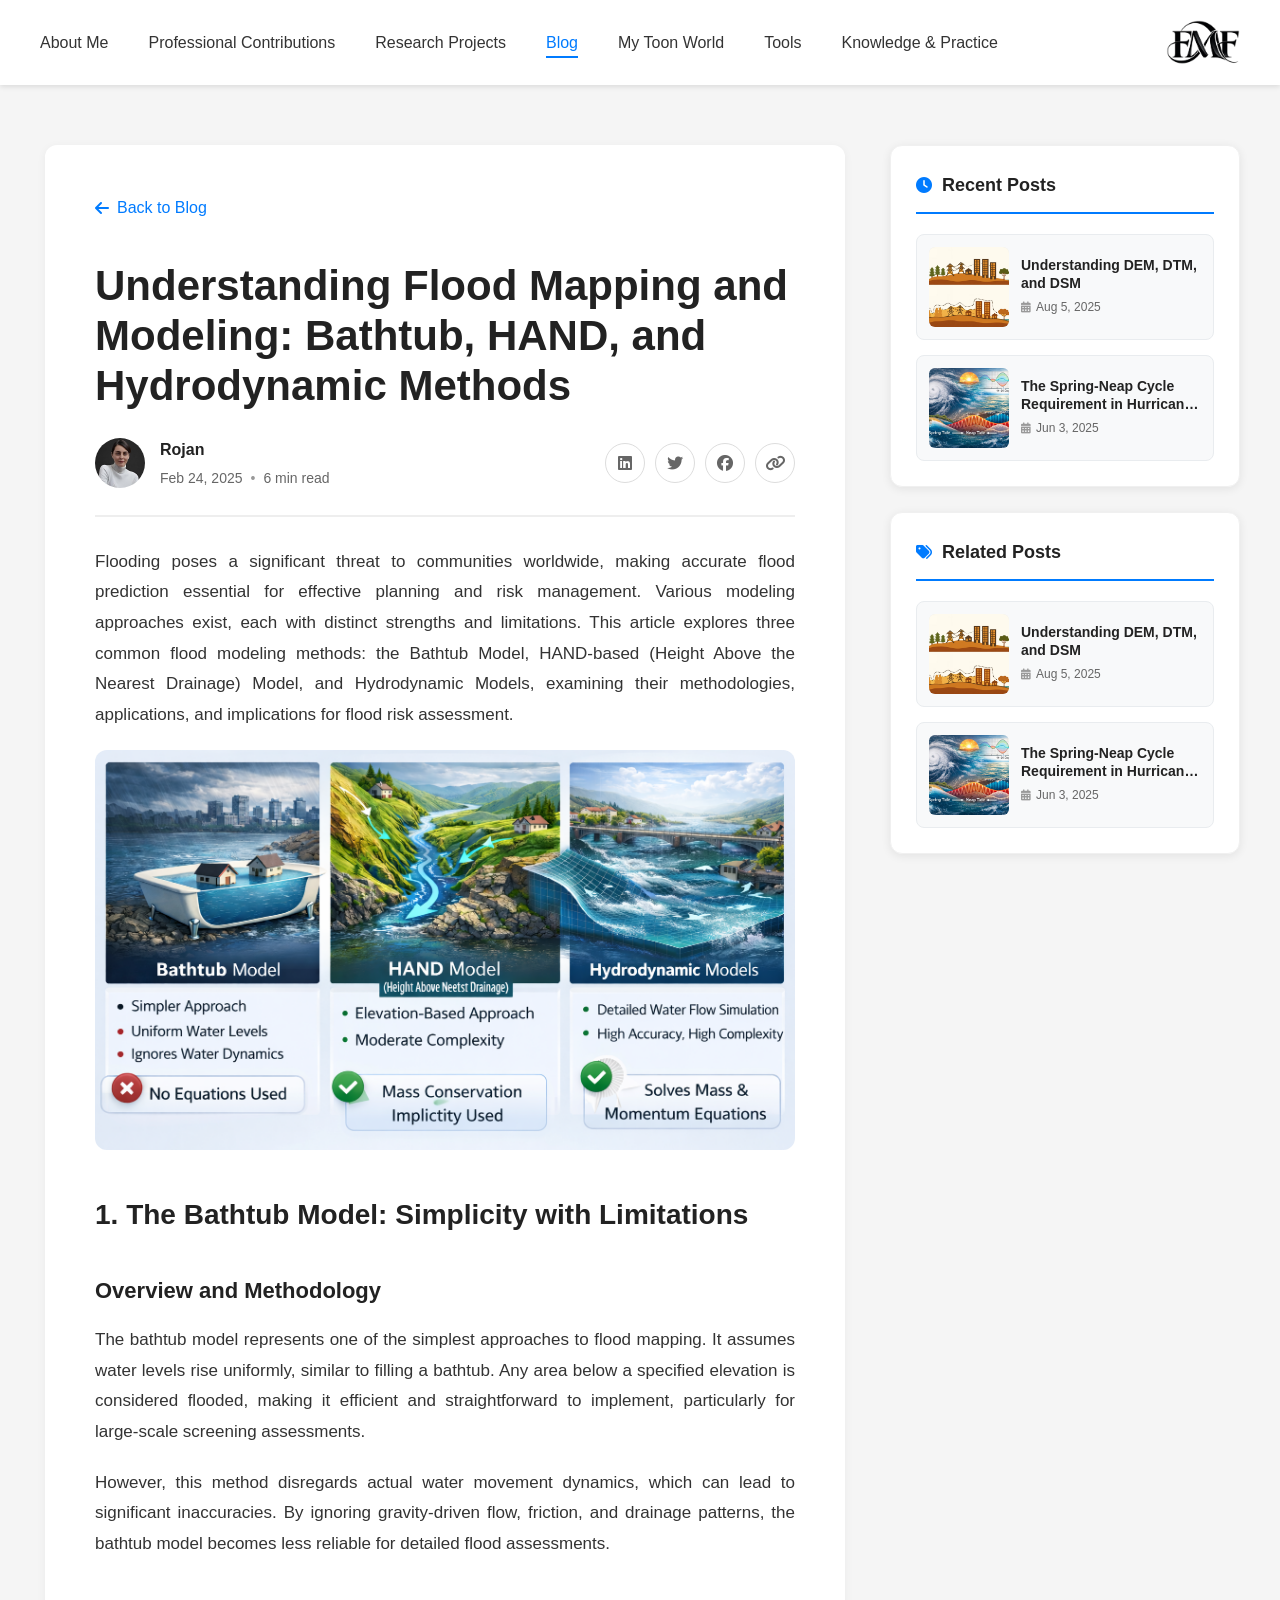
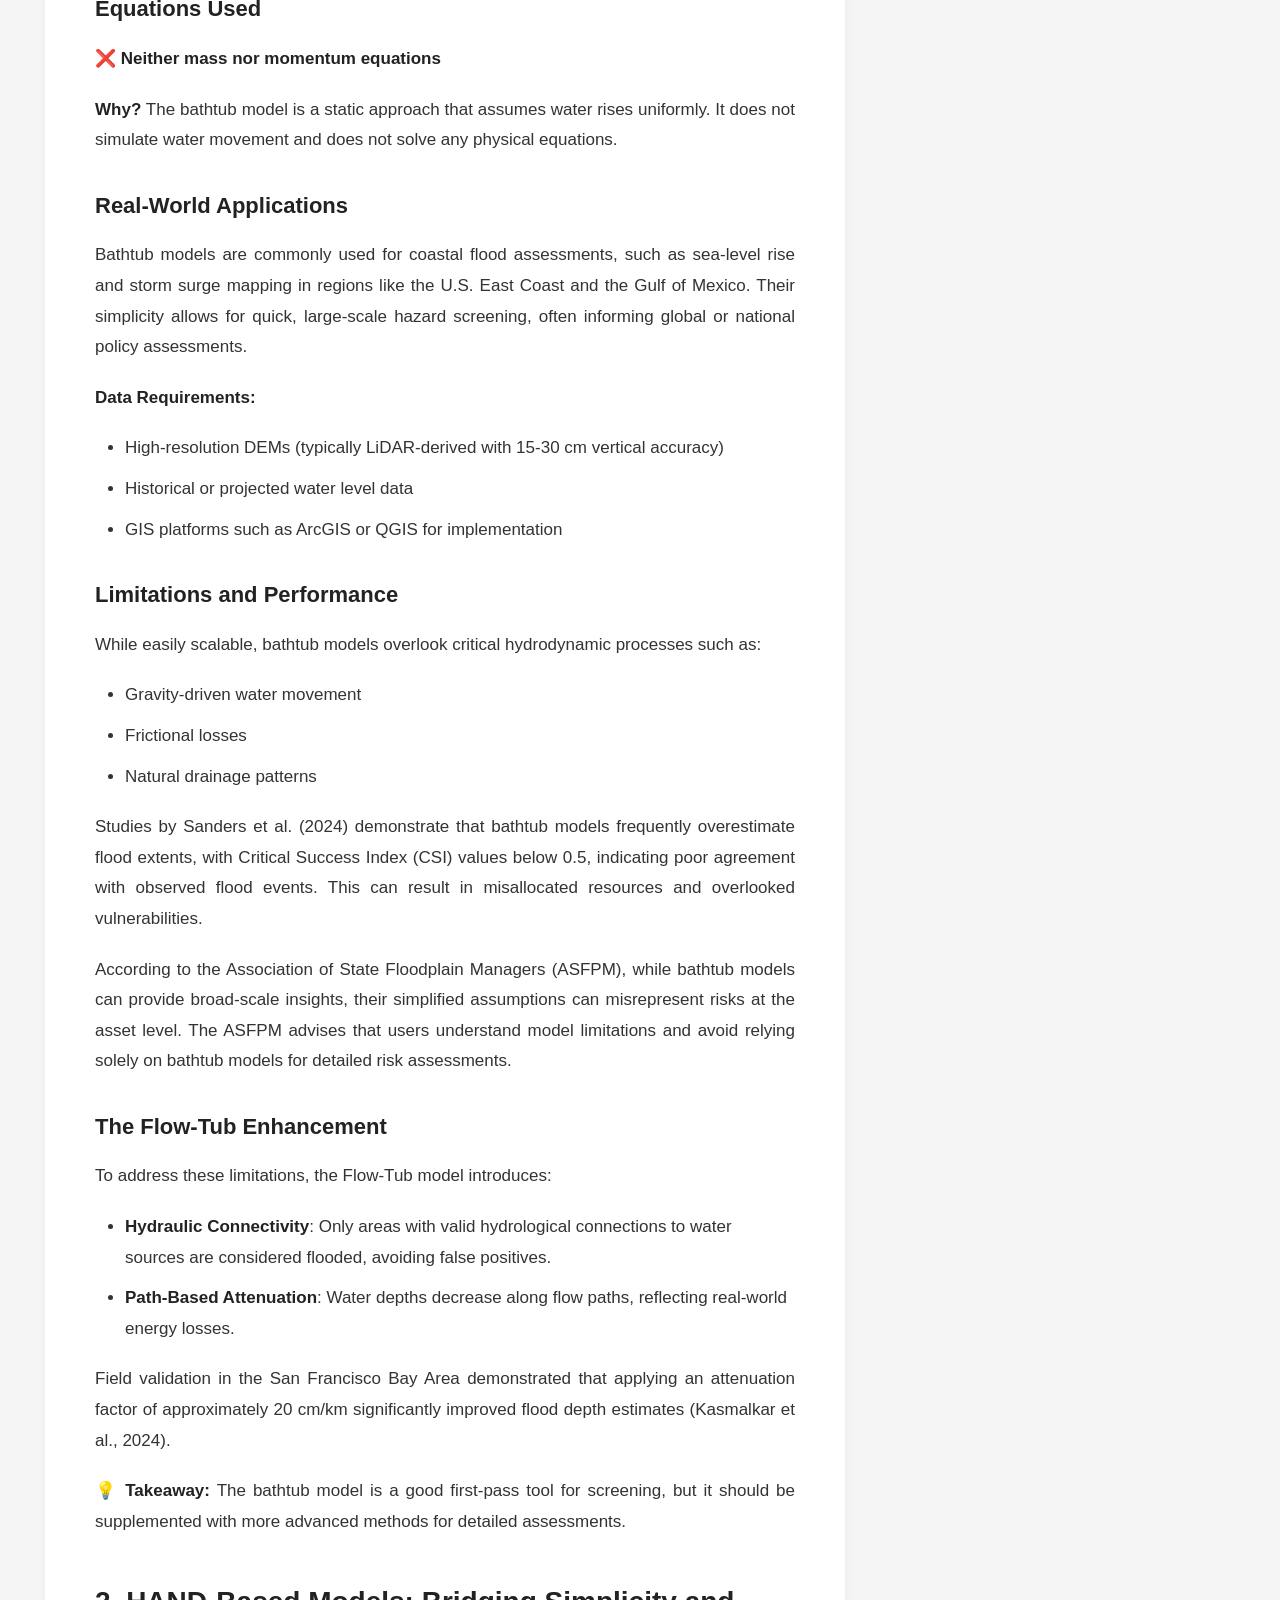
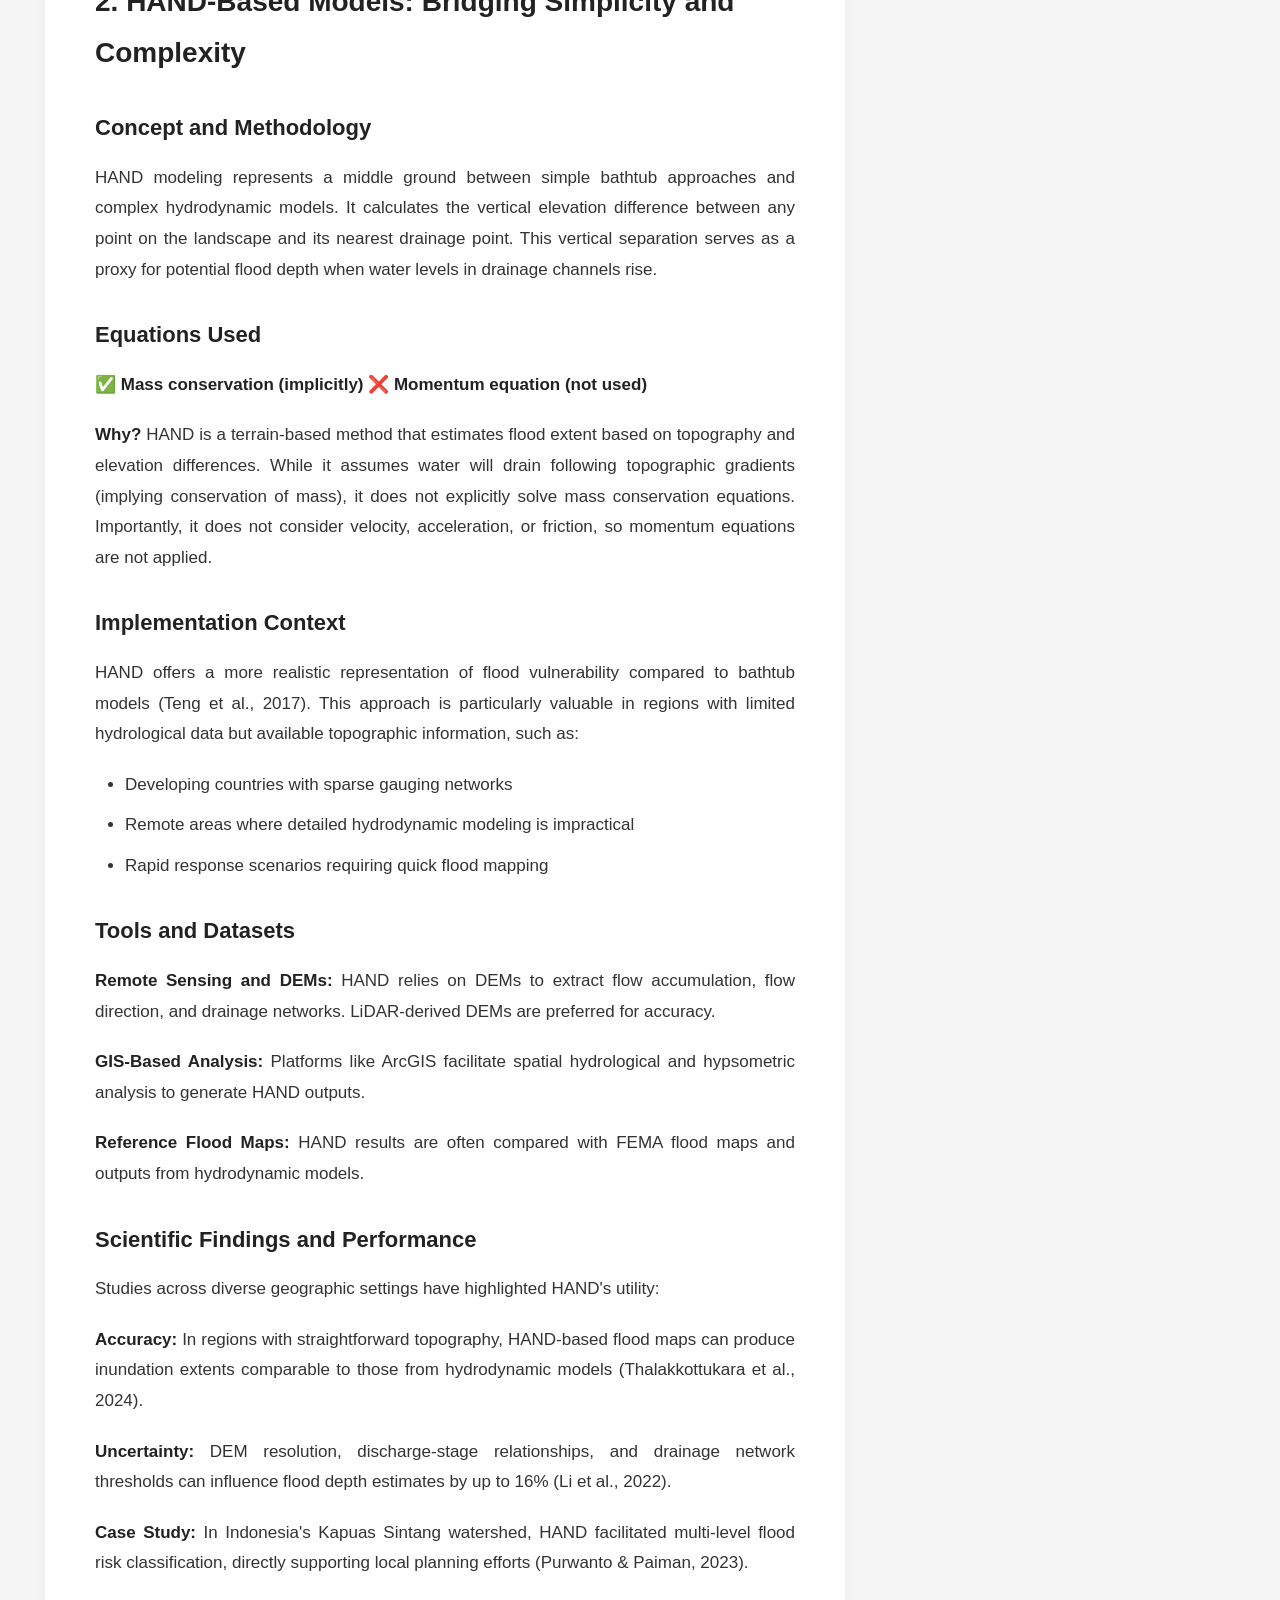
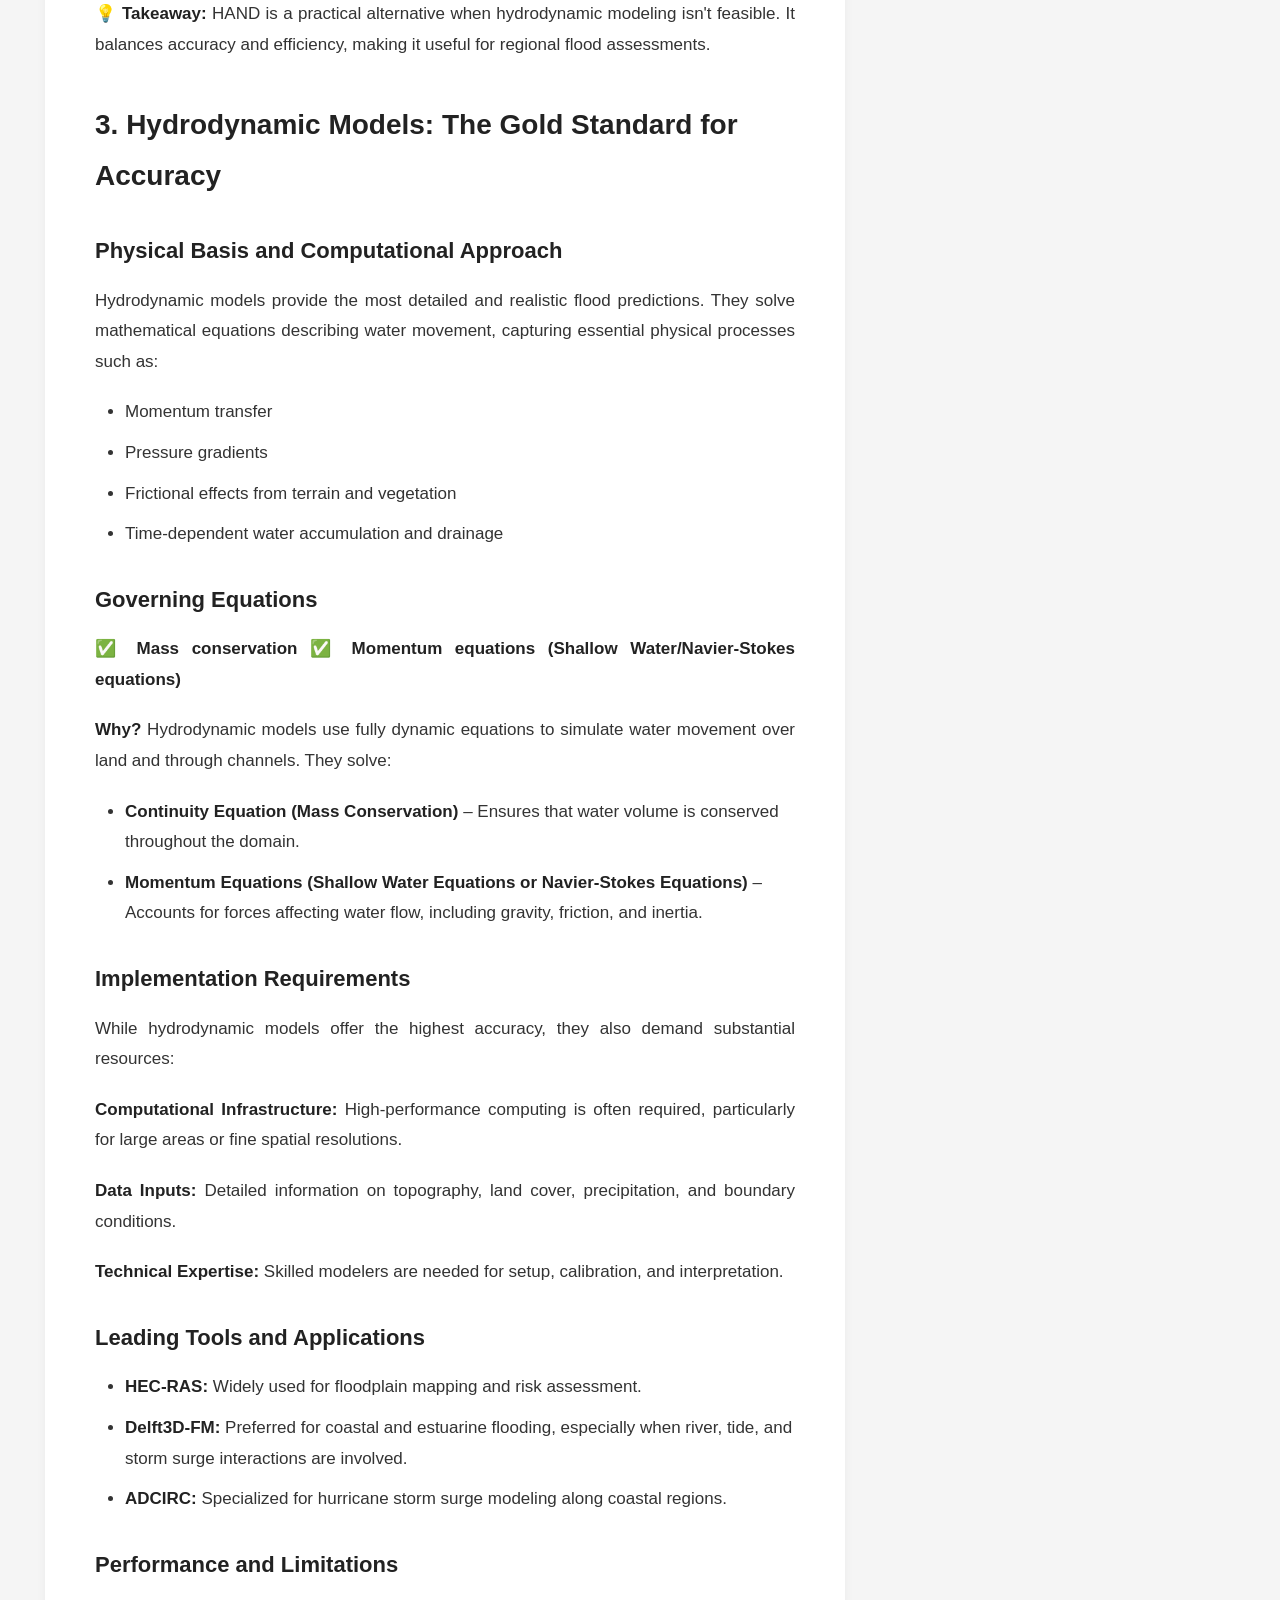
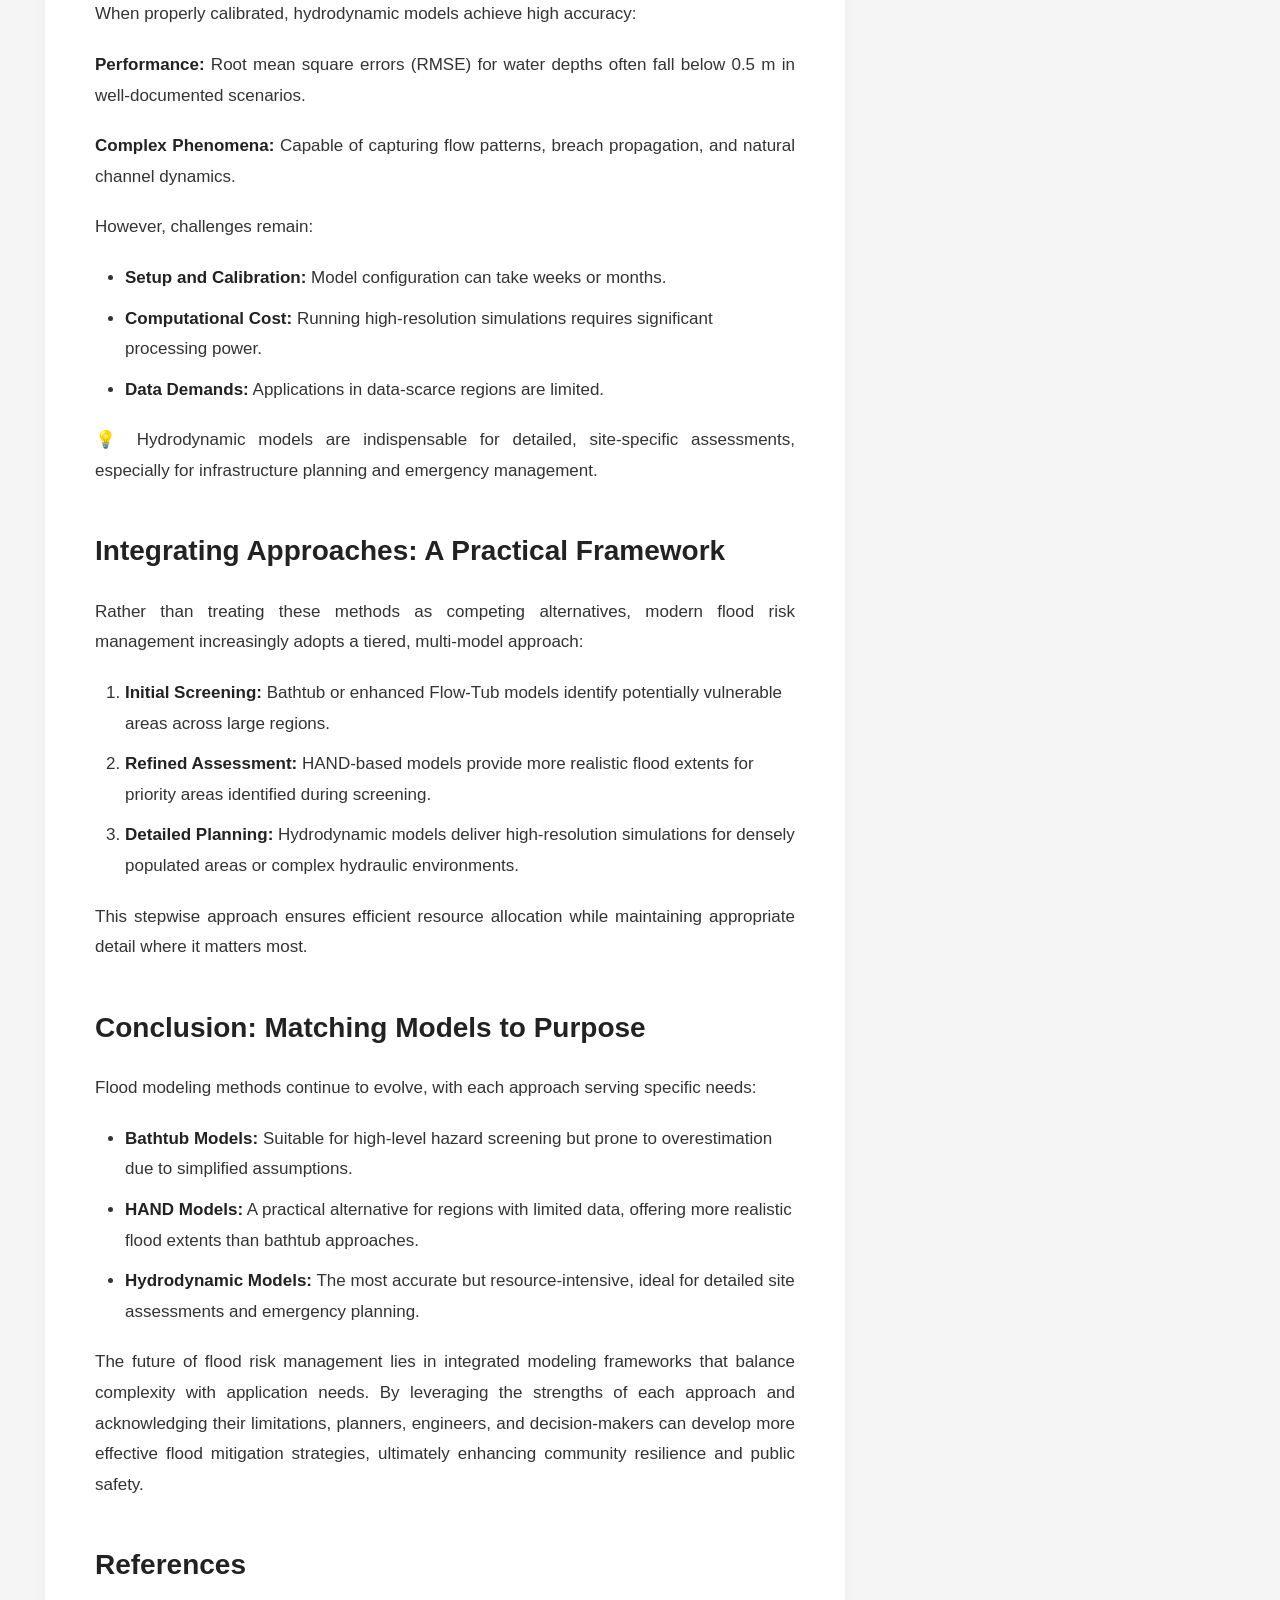
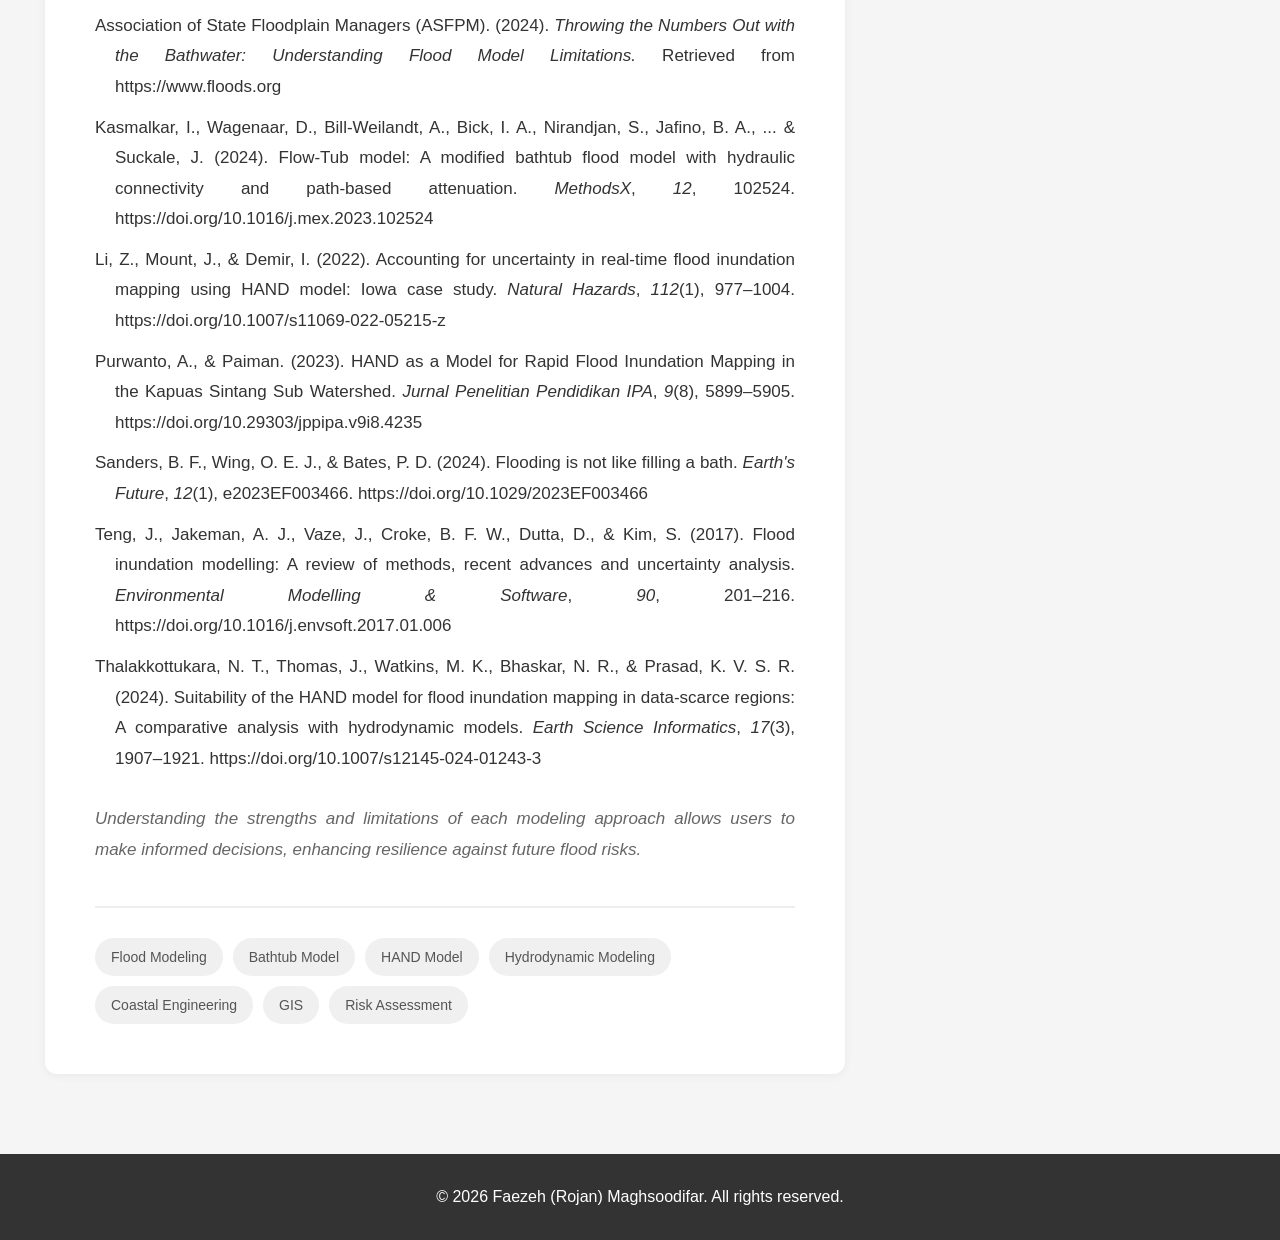
<file: Blog/Post3/index.html>
<!DOCTYPE html>
<html lang="en">
<head>
    <meta charset="UTF-8">
    <meta name="viewport" content="width=device-width, initial-scale=1.0">
    <title>Understanding Flood Mapping and Modeling: Bathtub, HAND, and Hydrodynamic Methods - Faezeh (Rojan)</title>
    <link rel="stylesheet" href="../../styles.css">
    <link rel="stylesheet" href="https://cdnjs.cloudflare.com/ajax/libs/font-awesome/6.4.0/css/all.min.css">
</head>
<body>
    <nav class="navbar">
        <div class="nav-container">
            <ul class="nav-menu">
                <li><a href="../../index.html">About Me</a></li>
                <li><a href="../../professional-contributions.html">Professional Contributions</a></li>
                <li><a href="../../research-projects.html">Research Projects</a></li>
                <li><a href="../../blog.html" class="active">Blog</a></li>
                <li><a href="../../my-toon-world.html">My Toon World</a></li>
                <li><a href="../../tools.html">Tools</a></li>
                <li><a href="../../knowledge-practice.html">Knowledge & Practice</a></li>
            </ul>
            <a href="../../index.html" class="nav-logo">
                <img src="../../logo.png" alt="FMF Logo">
            </a>
        </div>
    </nav>

    <main class="main-content">
        <div class="blog-post-container">
            <!-- LEFT SIDE: Main Post Content -->
            <article class="blog-post-full">
                <!-- Back to Blog -->
                <a href="../../blog.html" class="back-to-blog">
                    <i class="fas fa-arrow-left"></i> Back to Blog
                </a>

                <!-- Post Header -->
                <header class="post-header">
                    <h1 class="post-title-full">Understanding Flood Mapping and Modeling: Bathtub, HAND, and Hydrodynamic Methods</h1>
                    
                    <div class="post-meta-full">
                        <div class="author-info-full">
                            <img src="../../profile-photo.jpg" alt="Rojan" class="author-avatar-full">
                            <div>
                                <span class="author-name-full">Rojan</span>
                                <div class="post-details-full">
                                    <span class="post-date-full">Feb 24, 2025</span>
                                    <span class="post-dot">•</span>
                                    <span class="post-read-time-full">6 min read</span>
                                    </span>
                                </div>
                            </div>
                        </div>
                        
                        <div class="share-buttons">
                            <button class="share-btn" onclick="sharePost('linkedin')" title="Share on LinkedIn">
                                <i class="fab fa-linkedin"></i>
                            </button>
                            <button class="share-btn" onclick="sharePost('twitter')" title="Share on Twitter">
                                <i class="fab fa-twitter"></i>
                            </button>
                            <button class="share-btn" onclick="sharePost('facebook')" title="Share on Facebook">
                                <i class="fab fa-facebook"></i>
                            </button>
                            <button class="share-btn" onclick="copyPostLink()" title="Copy Link">
                                <i class="fas fa-link"></i>
                            </button>
                        </div>
                    </div>
                </header>

                <!-- Post Content -->
                <div class="post-content">
                    <!-- FIRST PARAGRAPH -->
                    <p>
                        Flooding poses a significant threat to communities worldwide, making accurate flood prediction essential for effective planning and risk management. Various modeling approaches exist, each with distinct strengths and limitations. This article explores three common flood modeling methods: the Bathtub Model, HAND-based (Height Above the Nearest Drainage) Model, and Hydrodynamic Models, examining their methodologies, applications, and implications for flood risk assessment.
                    </p>

                    <!-- FEATURED IMAGE (AFTER FIRST PARAGRAPH) -->
                    <div class="post-featured-image">
                        <img src="overview.png" alt="Flood Mapping and Modeling Methods">
                    </div>

                    <h2>1. The Bathtub Model: Simplicity with Limitations</h2>
                    
                    <h3>Overview and Methodology</h3>
                    <p>
                        The bathtub model represents one of the simplest approaches to flood mapping. It assumes water levels rise uniformly, similar to filling a bathtub. Any area below a specified elevation is considered flooded, making it efficient and straightforward to implement, particularly for large-scale screening assessments.
                    </p>
                    <p>
                        However, this method disregards actual water movement dynamics, which can lead to significant inaccuracies. By ignoring gravity-driven flow, friction, and drainage patterns, the bathtub model becomes less reliable for detailed flood assessments.
                    </p>

                    <h3>Equations Used</h3>
                    <p>
                        <strong>❌ Neither mass nor momentum equations</strong>
                    </p>
                    <p>
                        <strong>Why?</strong> The bathtub model is a static approach that assumes water rises uniformly. It does not simulate water movement and does not solve any physical equations.
                    </p>

                    <h3>Real-World Applications</h3>
                    <p>
                        Bathtub models are commonly used for coastal flood assessments, such as sea-level rise and storm surge mapping in regions like the U.S. East Coast and the Gulf of Mexico. Their simplicity allows for quick, large-scale hazard screening, often informing global or national policy assessments.
                    </p>
                    <p>
                        <strong>Data Requirements:</strong>
                    </p>
                    <ul>
                        <li>High-resolution DEMs (typically LiDAR-derived with 15-30 cm vertical accuracy)</li>
                        <li>Historical or projected water level data</li>
                        <li>GIS platforms such as ArcGIS or QGIS for implementation</li>
                    </ul>

                    <h3>Limitations and Performance</h3>
                    <p>
                        While easily scalable, bathtub models overlook critical hydrodynamic processes such as:
                    </p>
                    <ul>
                        <li>Gravity-driven water movement</li>
                        <li>Frictional losses</li>
                        <li>Natural drainage patterns</li>
                    </ul>
                    <p>
                        Studies by Sanders et al. (2024) demonstrate that bathtub models frequently overestimate flood extents, with Critical Success Index (CSI) values below 0.5, indicating poor agreement with observed flood events. This can result in misallocated resources and overlooked vulnerabilities.
                    </p>
                    <p>
                        According to the Association of State Floodplain Managers (ASFPM), while bathtub models can provide broad-scale insights, their simplified assumptions can misrepresent risks at the asset level. The ASFPM advises that users understand model limitations and avoid relying solely on bathtub models for detailed risk assessments.
                    </p>

                    <h3>The Flow-Tub Enhancement</h3>
                    <p>
                        To address these limitations, the Flow-Tub model introduces:
                    </p>
                    <ul>
                        <li><strong>Hydraulic Connectivity</strong>: Only areas with valid hydrological connections to water sources are considered flooded, avoiding false positives.</li>
                        <li><strong>Path-Based Attenuation</strong>: Water depths decrease along flow paths, reflecting real-world energy losses.</li>
                    </ul>
                    <p>
                        Field validation in the San Francisco Bay Area demonstrated that applying an attenuation factor of approximately 20 cm/km significantly improved flood depth estimates (Kasmalkar et al., 2024).
                    </p>
                    <p>
                        <strong>💡 Takeaway:</strong> The bathtub model is a good first-pass tool for screening, but it should be supplemented with more advanced methods for detailed assessments.
                    </p>

                    <h2>2. HAND-Based Models: Bridging Simplicity and Complexity</h2>
                    
                    <h3>Concept and Methodology</h3>
                    <p>
                        HAND modeling represents a middle ground between simple bathtub approaches and complex hydrodynamic models. It calculates the vertical elevation difference between any point on the landscape and its nearest drainage point. This vertical separation serves as a proxy for potential flood depth when water levels in drainage channels rise.
                    </p>

                    <h3>Equations Used</h3>
                    <p>
                        <strong>✅ Mass conservation (implicitly) ❌ Momentum equation (not used)</strong>
                    </p>
                    <p>
                        <strong>Why?</strong> HAND is a terrain-based method that estimates flood extent based on topography and elevation differences. While it assumes water will drain following topographic gradients (implying conservation of mass), it does not explicitly solve mass conservation equations. Importantly, it does not consider velocity, acceleration, or friction, so momentum equations are not applied.
                    </p>

                    <h3>Implementation Context</h3>
                    <p>
                        HAND offers a more realistic representation of flood vulnerability compared to bathtub models (Teng et al., 2017). This approach is particularly valuable in regions with limited hydrological data but available topographic information, such as:
                    </p>
                    <ul>
                        <li>Developing countries with sparse gauging networks</li>
                        <li>Remote areas where detailed hydrodynamic modeling is impractical</li>
                        <li>Rapid response scenarios requiring quick flood mapping</li>
                    </ul>

                    <h3>Tools and Datasets</h3>
                    <p>
                        <strong>Remote Sensing and DEMs:</strong> HAND relies on DEMs to extract flow accumulation, flow direction, and drainage networks. LiDAR-derived DEMs are preferred for accuracy.
                    </p>
                    <p>
                        <strong>GIS-Based Analysis:</strong> Platforms like ArcGIS facilitate spatial hydrological and hypsometric analysis to generate HAND outputs.
                    </p>
                    <p>
                        <strong>Reference Flood Maps:</strong> HAND results are often compared with FEMA flood maps and outputs from hydrodynamic models.
                    </p>

                    <h3>Scientific Findings and Performance</h3>
                    <p>
                        Studies across diverse geographic settings have highlighted HAND's utility:
                    </p>
                    <p>
                        <strong>Accuracy:</strong> In regions with straightforward topography, HAND-based flood maps can produce inundation extents comparable to those from hydrodynamic models (Thalakkottukara et al., 2024).
                    </p>
                    <p>
                        <strong>Uncertainty:</strong> DEM resolution, discharge-stage relationships, and drainage network thresholds can influence flood depth estimates by up to 16% (Li et al., 2022).
                    </p>
                    <p>
                        <strong>Case Study:</strong> In Indonesia's Kapuas Sintang watershed, HAND facilitated multi-level flood risk classification, directly supporting local planning efforts (Purwanto & Paiman, 2023).
                    </p>
                    <p>
                        <strong>💡 Takeaway:</strong> HAND is a practical alternative when hydrodynamic modeling isn't feasible. It balances accuracy and efficiency, making it useful for regional flood assessments.
                    </p>

                    <h2>3. Hydrodynamic Models: The Gold Standard for Accuracy</h2>
                    
                    <h3>Physical Basis and Computational Approach</h3>
                    <p>
                        Hydrodynamic models provide the most detailed and realistic flood predictions. They solve mathematical equations describing water movement, capturing essential physical processes such as:
                    </p>
                    <ul>
                        <li>Momentum transfer</li>
                        <li>Pressure gradients</li>
                        <li>Frictional effects from terrain and vegetation</li>
                        <li>Time-dependent water accumulation and drainage</li>
                    </ul>

                    <h3>Governing Equations</h3>
                    <p>
                        <strong>✅ Mass conservation ✅ Momentum equations (Shallow Water/Navier-Stokes equations)</strong>
                    </p>
                    <p>
                        <strong>Why?</strong> Hydrodynamic models use fully dynamic equations to simulate water movement over land and through channels. They solve:
                    </p>
                    <ul>
                        <li><strong>Continuity Equation (Mass Conservation)</strong> – Ensures that water volume is conserved throughout the domain.</li>
                        <li><strong>Momentum Equations (Shallow Water Equations or Navier-Stokes Equations)</strong> – Accounts for forces affecting water flow, including gravity, friction, and inertia.</li>
                    </ul>

                    <h3>Implementation Requirements</h3>
                    <p>
                        While hydrodynamic models offer the highest accuracy, they also demand substantial resources:
                    </p>
                    <p>
                        <strong>Computational Infrastructure:</strong> High-performance computing is often required, particularly for large areas or fine spatial resolutions.
                    </p>
                    <p>
                        <strong>Data Inputs:</strong> Detailed information on topography, land cover, precipitation, and boundary conditions.
                    </p>
                    <p>
                        <strong>Technical Expertise:</strong> Skilled modelers are needed for setup, calibration, and interpretation.
                    </p>

                    <h3>Leading Tools and Applications</h3>
                    <ul>
                        <li><strong>HEC-RAS:</strong> Widely used for floodplain mapping and risk assessment.</li>
                        <li><strong>Delft3D-FM:</strong> Preferred for coastal and estuarine flooding, especially when river, tide, and storm surge interactions are involved.</li>
                        <li><strong>ADCIRC:</strong> Specialized for hurricane storm surge modeling along coastal regions.</li>
                    </ul>

                    <h3>Performance and Limitations</h3>
                    <p>
                        When properly calibrated, hydrodynamic models achieve high accuracy:
                    </p>
                    <p>
                        <strong>Performance:</strong> Root mean square errors (RMSE) for water depths often fall below 0.5 m in well-documented scenarios.
                    </p>
                    <p>
                        <strong>Complex Phenomena:</strong> Capable of capturing flow patterns, breach propagation, and natural channel dynamics.
                    </p>
                    <p>
                        However, challenges remain:
                    </p>
                    <ul>
                        <li><strong>Setup and Calibration:</strong> Model configuration can take weeks or months.</li>
                        <li><strong>Computational Cost:</strong> Running high-resolution simulations requires significant processing power.</li>
                        <li><strong>Data Demands:</strong> Applications in data-scarce regions are limited.</li>
                    </ul>
                    <p>
                        <strong>💡</strong> Hydrodynamic models are indispensable for detailed, site-specific assessments, especially for infrastructure planning and emergency management.
                    </p>

                    <h2>Integrating Approaches: A Practical Framework</h2>
                    <p>
                        Rather than treating these methods as competing alternatives, modern flood risk management increasingly adopts a tiered, multi-model approach:
                    </p>
                    <ol>
                        <li><strong>Initial Screening:</strong> Bathtub or enhanced Flow-Tub models identify potentially vulnerable areas across large regions.</li>
                        <li><strong>Refined Assessment:</strong> HAND-based models provide more realistic flood extents for priority areas identified during screening.</li>
                        <li><strong>Detailed Planning:</strong> Hydrodynamic models deliver high-resolution simulations for densely populated areas or complex hydraulic environments.</li>
                    </ol>
                    <p>
                        This stepwise approach ensures efficient resource allocation while maintaining appropriate detail where it matters most.
                    </p>

                    <h2>Conclusion: Matching Models to Purpose</h2>
                    <p>
                        Flood modeling methods continue to evolve, with each approach serving specific needs:
                    </p>
                    <ul>
                        <li><strong>Bathtub Models:</strong> Suitable for high-level hazard screening but prone to overestimation due to simplified assumptions.</li>
                        <li><strong>HAND Models:</strong> A practical alternative for regions with limited data, offering more realistic flood extents than bathtub approaches.</li>
                        <li><strong>Hydrodynamic Models:</strong> The most accurate but resource-intensive, ideal for detailed site assessments and emergency planning.</li>
                    </ul>
                    <p>
                        The future of flood risk management lies in integrated modeling frameworks that balance complexity with application needs. By leveraging the strengths of each approach and acknowledging their limitations, planners, engineers, and decision-makers can develop more effective flood mitigation strategies, ultimately enhancing community resilience and public safety.
                    </p>

                    <h2>References</h2>
                    <p style="margin-left: 20px; text-indent: -20px; margin-bottom: 10px;">
                        Association of State Floodplain Managers (ASFPM). (2024). <em>Throwing the Numbers Out with the Bathwater: Understanding Flood Model Limitations.</em> Retrieved from https://www.floods.org
                    </p>
                    <p style="margin-left: 20px; text-indent: -20px; margin-bottom: 10px;">
                        Kasmalkar, I., Wagenaar, D., Bill-Weilandt, A., Bick, I. A., Nirandjan, S., Jafino, B. A., ... & Suckale, J. (2024). Flow-Tub model: A modified bathtub flood model with hydraulic connectivity and path-based attenuation. <em>MethodsX</em>, <em>12</em>, 102524. https://doi.org/10.1016/j.mex.2023.102524
                    </p>
                    <p style="margin-left: 20px; text-indent: -20px; margin-bottom: 10px;">
                        Li, Z., Mount, J., & Demir, I. (2022). Accounting for uncertainty in real-time flood inundation mapping using HAND model: Iowa case study. <em>Natural Hazards</em>, <em>112</em>(1), 977–1004. https://doi.org/10.1007/s11069-022-05215-z
                    </p>
                    <p style="margin-left: 20px; text-indent: -20px; margin-bottom: 10px;">
                        Purwanto, A., & Paiman. (2023). HAND as a Model for Rapid Flood Inundation Mapping in the Kapuas Sintang Sub Watershed. <em>Jurnal Penelitian Pendidikan IPA</em>, <em>9</em>(8), 5899–5905. https://doi.org/10.29303/jppipa.v9i8.4235
                    </p>
                    <p style="margin-left: 20px; text-indent: -20px; margin-bottom: 10px;">
                        Sanders, B. F., Wing, O. E. J., & Bates, P. D. (2024). Flooding is not like filling a bath. <em>Earth's Future</em>, <em>12</em>(1), e2023EF003466. https://doi.org/10.1029/2023EF003466
                    </p>
                    <p style="margin-left: 20px; text-indent: -20px; margin-bottom: 10px;">
                        Teng, J., Jakeman, A. J., Vaze, J., Croke, B. F. W., Dutta, D., & Kim, S. (2017). Flood inundation modelling: A review of methods, recent advances and uncertainty analysis. <em>Environmental Modelling & Software</em>, <em>90</em>, 201–216. https://doi.org/10.1016/j.envsoft.2017.01.006
                    </p>
                    <p style="margin-left: 20px; text-indent: -20px; margin-bottom: 10px;">
                        Thalakkottukara, N. T., Thomas, J., Watkins, M. K., Bhaskar, N. R., & Prasad, K. V. S. R. (2024). Suitability of the HAND model for flood inundation mapping in data-scarce regions: A comparative analysis with hydrodynamic models. <em>Earth Science Informatics</em>, <em>17</em>(3), 1907–1921. https://doi.org/10.1007/s12145-024-01243-3
                    </p>

                    <p style="margin-top: 30px; font-style: italic; color: #666;">
                        <em>Understanding the strengths and limitations of each modeling approach allows users to make informed decisions, enhancing resilience against future flood risks.</em>
                    </p>
                </div>

                <!-- Tags -->
                <div class="post-tags">
                    <span class="tag">Flood Modeling</span>
                    <span class="tag">Bathtub Model</span>
                    <span class="tag">HAND Model</span>
                    <span class="tag">Hydrodynamic Modeling</span>
                    <span class="tag">Coastal Engineering</span>
                    <span class="tag">GIS</span>
                    <span class="tag">Risk Assessment</span>
                </div>
            </article>

            <!-- RIGHT SIDE: Sidebar with Related/Newer Posts -->
            <aside class="post-sidebar">
                <!-- Recent Posts Section -->
                <div class="sidebar-section">
                    <h3 class="sidebar-title">
                        <i class="fas fa-clock"></i> Recent Posts
                    </h3>
                    <div id="newer-posts" class="sidebar-posts-list">
                        <!-- Auto-populated by JavaScript -->
                    </div>
                </div>

                <!-- Related Posts Section -->
                <div class="sidebar-section">
                    <h3 class="sidebar-title">
                        <i class="fas fa-tags"></i> Related Posts
                    </h3>
                    <div id="related-posts" class="sidebar-posts-list">
                        <!-- Auto-populated by JavaScript -->
                    </div>
                </div>
            </aside>
        </div>
    </main>

    <footer class="footer">
        <p>&copy; 2026 Faezeh (Rojan) Maghsoodifar. All rights reserved.</p>
    </footer>

    <script>
        // ============================================
        // BLOG POSTS DATABASE - ALL THREE POSTS
        // ============================================
        const allBlogPosts = [
            {
                title: "Understanding DEM, DTM, and DSM",
                url: "../../Blog/Post1/",
                date: "2025-08-05",
                tags: ["Geospatial Analysis", "DEM", "Flood Modeling", "Coastal Engineering"],
                image: "../../Blog/Post1/cover.png",
                excerpt: "Digital Elevation Models are fundamental to geospatial analysis..."
            },
            {
                title: "The Spring-Neap Cycle Requirement in Hurricane Hindcast Modeling",
                url: "../../Blog/Post2/",
                date: "2025-06-03",
                tags: ["Storm Surge", "Hurricane Modeling", "Coastal Hydrology", "Flood Modeling"],
                image: "../../Blog/Post2/cover.png",
                excerpt: "A technical analysis of why hurricane hindcasts must span complete tidal cycles..."
            },
            {
                title: "Understanding Flood Mapping and Modeling: Bathtub, HAND, and Hydrodynamic Methods",
                url: "../../Blog/Post3/",
                date: "2025-02-24",
                tags: ["Flood Modeling", "Bathtub Model", "HAND Model", "Hydrodynamic Modeling", "Coastal Engineering"],
                image: "../../Blog/Post3/cover.png",
                excerpt: "Exploring three common flood modeling methods and their applications..."
            }
        ];

        // ============================================
        // CURRENT POST CONFIGURATION - POST 3
        // ============================================
        const currentPost = {
            title: "Understanding Flood Mapping and Modeling: Bathtub, HAND, and Hydrodynamic Methods",
            date: "2025-02-24",
            tags: ["Flood Modeling", "Bathtub Model", "HAND Model", "Hydrodynamic Modeling", "Coastal Engineering"]
        };

        // ============================================
        // AUTO-POPULATE RELATED & NEWER POSTS
        // ============================================
        function populateSidebar() {
            const newerPosts = allBlogPosts
                .filter(post => post.title !== currentPost.title && new Date(post.date) > new Date(currentPost.date))
                .sort((a, b) => new Date(b.date) - new Date(a.date))
                .slice(0, 3);

            const relatedPosts = allBlogPosts
                .filter(post => {
                    if (post.title === currentPost.title) return false;
                    const sharedTags = post.tags.filter(tag => currentPost.tags.includes(tag));
                    return sharedTags.length > 0;
                })
                .map(post => {
                    const sharedTags = post.tags.filter(tag => currentPost.tags.includes(tag));
                    return { ...post, relevance: sharedTags.length };
                })
                .sort((a, b) => b.relevance - a.relevance)
                .slice(0, 3);

            const newerPostsContainer = document.getElementById('newer-posts');
            if (newerPosts.length > 0) {
                newerPostsContainer.innerHTML = newerPosts.map(post => createSidebarPostHTML(post)).join('');
            } else {
                newerPostsContainer.innerHTML = '<p class="no-posts">No newer posts yet</p>';
            }

            const relatedPostsContainer = document.getElementById('related-posts');
            if (relatedPosts.length > 0) {
                relatedPostsContainer.innerHTML = relatedPosts.map(post => createSidebarPostHTML(post)).join('');
            } else {
                relatedPostsContainer.innerHTML = '<p class="no-posts">No related posts found</p>';
            }
        }

        function createSidebarPostHTML(post) {
            const postDate = new Date(post.date).toLocaleDateString('en-US', { 
                month: 'short', 
                day: 'numeric', 
                year: 'numeric' 
            });

            return `
                <a href="${post.url}" class="sidebar-post-item">
                    <div class="sidebar-post-image">
                        <img src="${post.image}" alt="${post.title}">
                    </div>
                    <div class="sidebar-post-info">
                        <h4 class="sidebar-post-title">${post.title}</h4>
                        <span class="sidebar-post-date">
                            <i class="fas fa-calendar-alt"></i> ${postDate}
                        </span>
                    </div>
                </a>
            `;
        }

        // ============================================
        // SHARE FUNCTIONS
        // ============================================
        function sharePost(platform) {
            const title = document.querySelector('.post-title-full').textContent;
            const url = window.location.href;
            const text = encodeURIComponent(title);
            const shareUrl = encodeURIComponent(url);
            
            let shareLink = '';
            
            switch(platform) {
                case 'linkedin':
                    shareLink = `https://www.linkedin.com/sharing/share-offsite/?url=${shareUrl}`;
                    break;
                case 'twitter':
                    shareLink = `https://twitter.com/intent/tweet?text=${text}&url=${shareUrl}`;
                    break;
                case 'facebook':
                    shareLink = `https://www.facebook.com/sharer/sharer.php?u=${shareUrl}`;
                    break;
            }
            
            if (shareLink) {
                window.open(shareLink, '_blank', 'width=600,height=400');
            }
        }

        function copyPostLink() {
            const url = window.location.href;
            
            navigator.clipboard.writeText(url).then(() => {
                const notification = document.createElement('div');
                notification.className = 'copy-notification';
                notification.textContent = '✓ Link copied to clipboard!';
                document.body.appendChild(notification);
                
                setTimeout(() => {
                    notification.classList.add('show');
                }, 10);
                
                setTimeout(() => {
                    notification.classList.remove('show');
                    setTimeout(() => {
                        document.body.removeChild(notification);
                    }, 300);
                }, 2000);
            });
        }

        // ============================================
        // AUTOMATIC VIEW COUNTER
        // ============================================
        function initializeViewCounter() {
            const postId = window.location.pathname.replace(/\//g, '-').replace('.html', '');
            const storageKey = `post-views-${postId}`;
            
            const lastView = localStorage.getItem(`${storageKey}-timestamp`);
            const now = Date.now();
            const oneDayInMs = 24 * 60 * 60 * 1000;
            
            if (!lastView || (now - parseInt(lastView)) > oneDayInMs) {
                incrementViewCount(postId);
                localStorage.setItem(`${storageKey}-timestamp`, now.toString());
            } else {
                loadViewCount(postId);
            }
        }
        
        function incrementViewCount(postId) {
            const apiUrl = `https://api.countapi.xyz/hit/faezemqfr.github.io/${postId}`;
            
            fetch(apiUrl)
                .then(response => response.json())
                .then(data => {
                    updateViewDisplay(data.value);
                })
                .catch(error => {
                    console.log('View counter unavailable');
                    fallbackViewCounter(postId);
                });
        }
        
        function loadViewCount(postId) {
            const apiUrl = `https://api.countapi.xyz/get/faezemqfr.github.io/${postId}`;
            
            fetch(apiUrl)
                .then(response => response.json())
                .then(data => {
                    if (data.value) {
                        updateViewDisplay(data.value);
                    }
                })
                .catch(error => {
                    console.log('View counter unavailable');
                });
        }
        
        function updateViewDisplay(count) {
            const viewCountElement = document.querySelector('.view-count-full');
            if (viewCountElement) {
                viewCountElement.innerHTML = `<i class="fas fa-eye"></i> ${count} views`;
            }
        }
        
        function fallbackViewCounter(postId) {
            const storageKey = `post-views-${postId}`;
            let views = parseInt(localStorage.getItem(storageKey)) || 0;
            views++;
            localStorage.setItem(storageKey, views.toString());
            updateViewDisplay(views);
        }

        // ============================================
        // INITIALIZE ALL
        // ============================================
        document.addEventListener('DOMContentLoaded', function() {
            populateSidebar();
            initializeViewCounter();
        });
    </script>
</body>
</html>
</file>
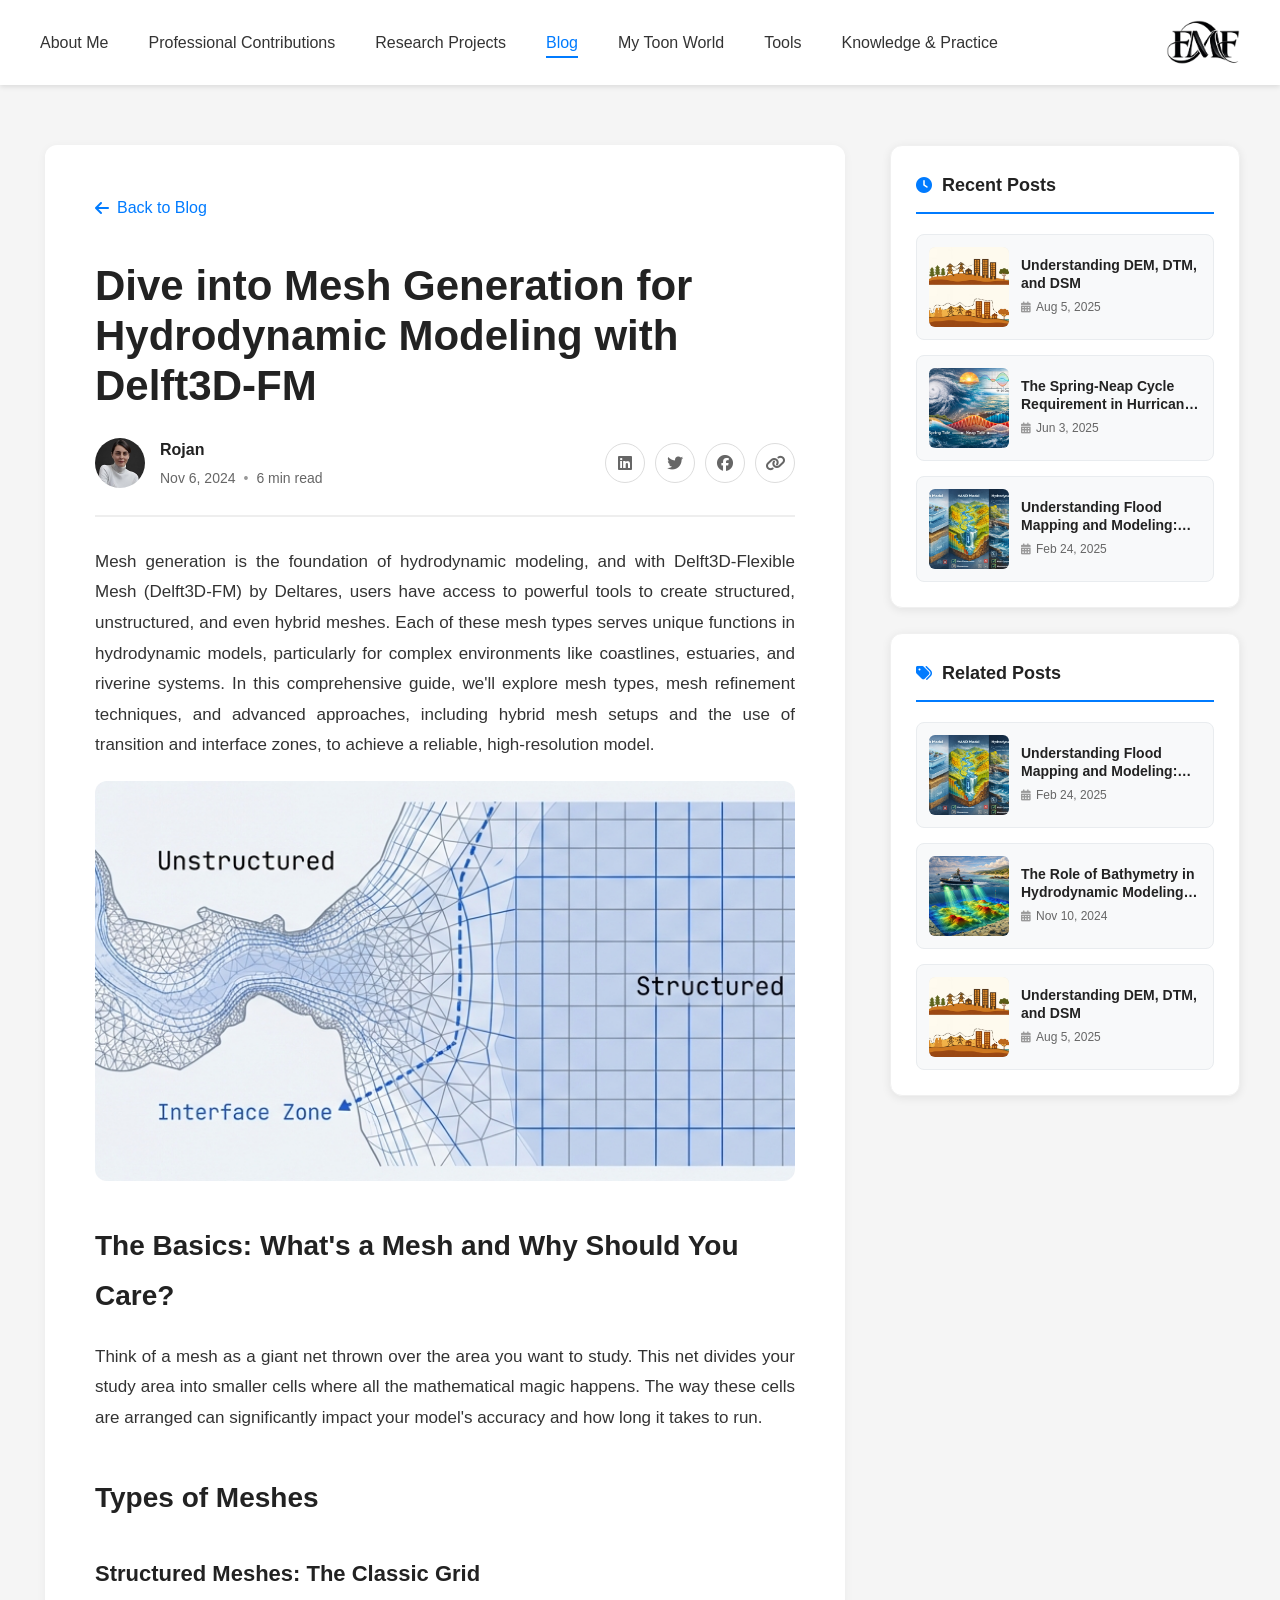
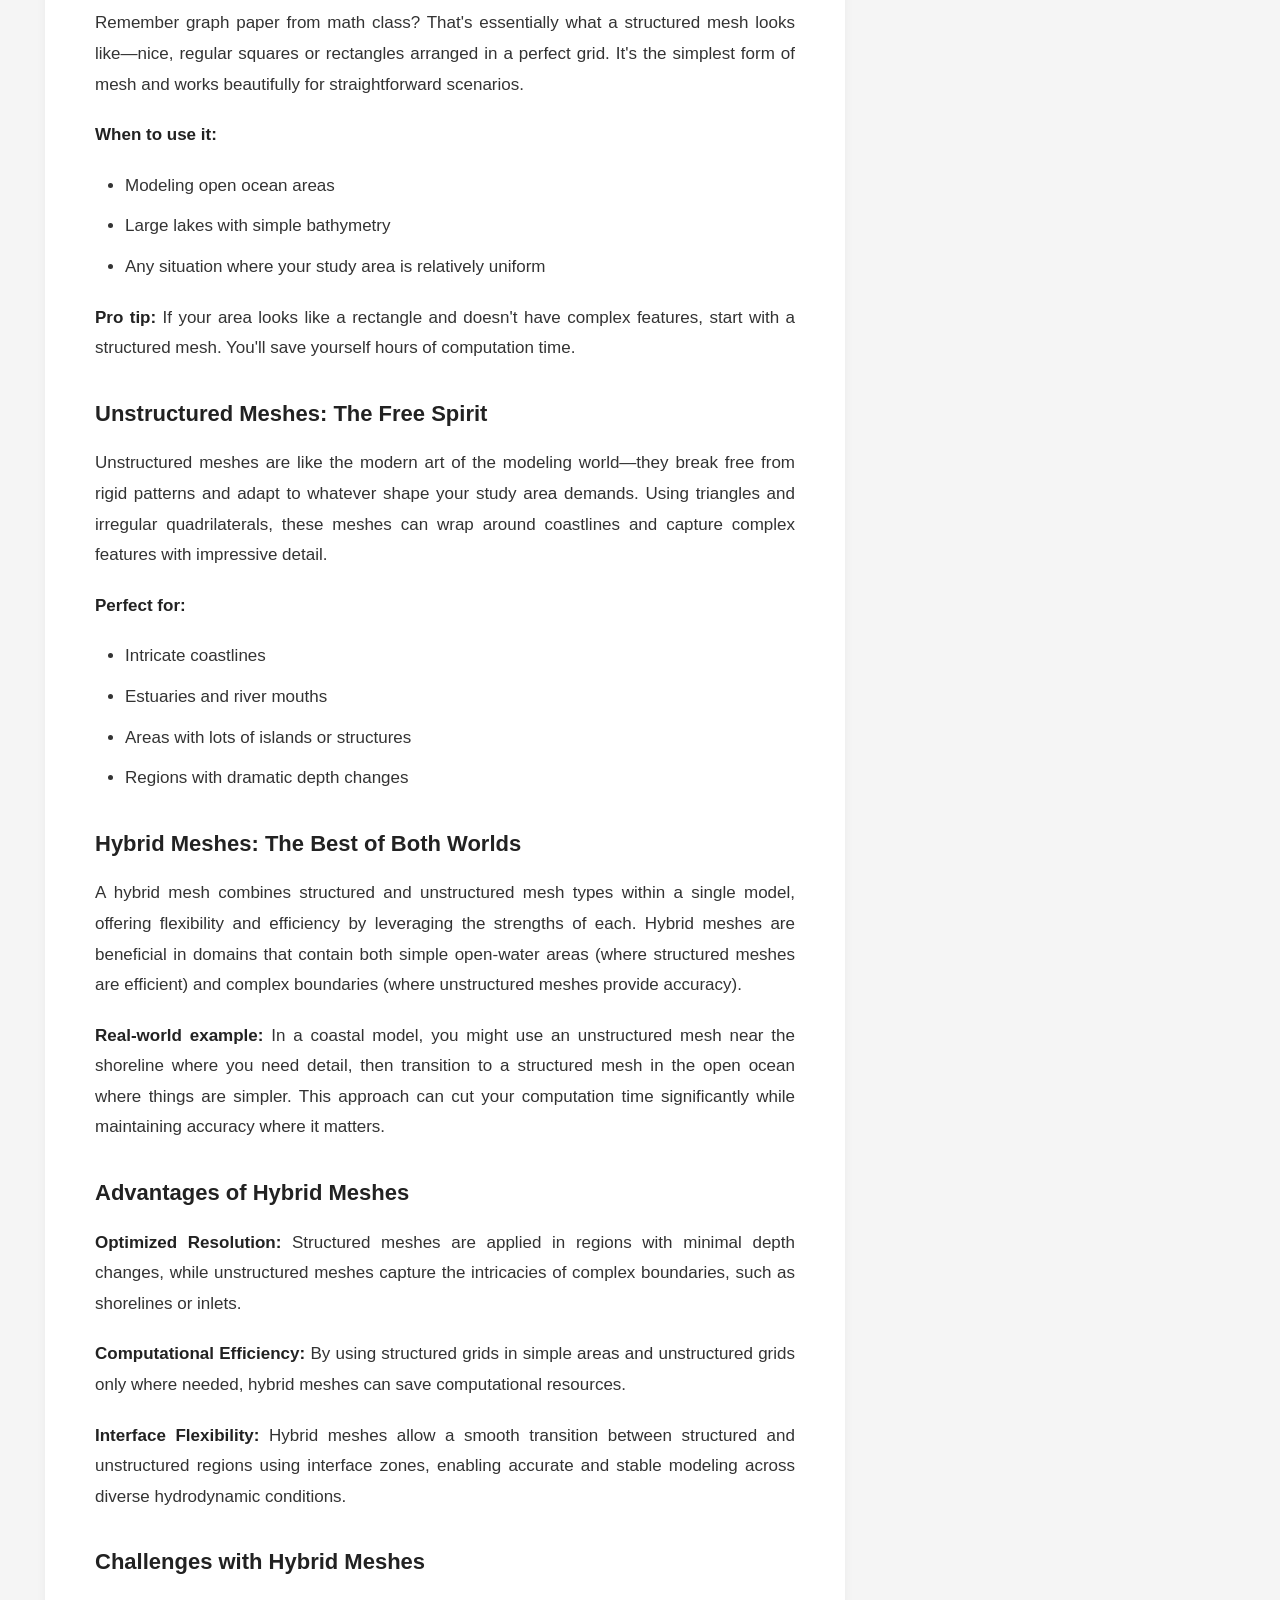
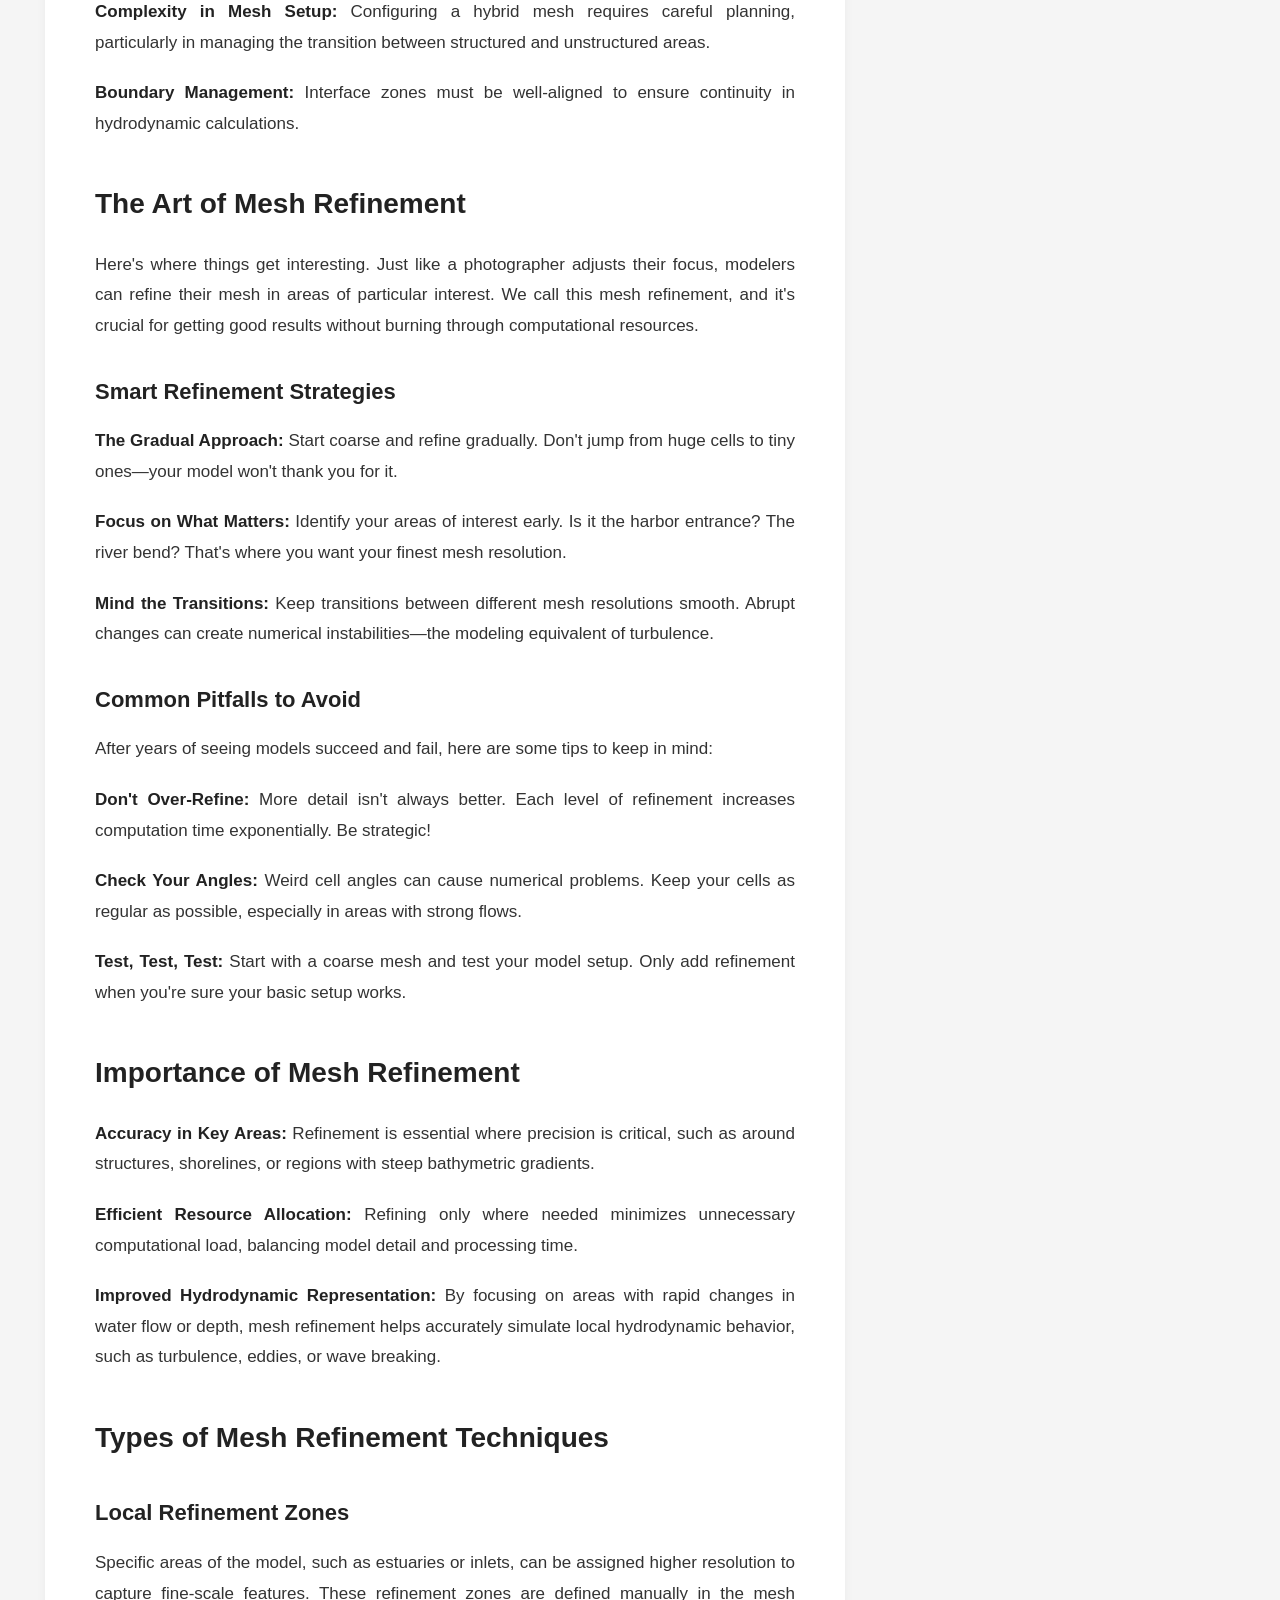
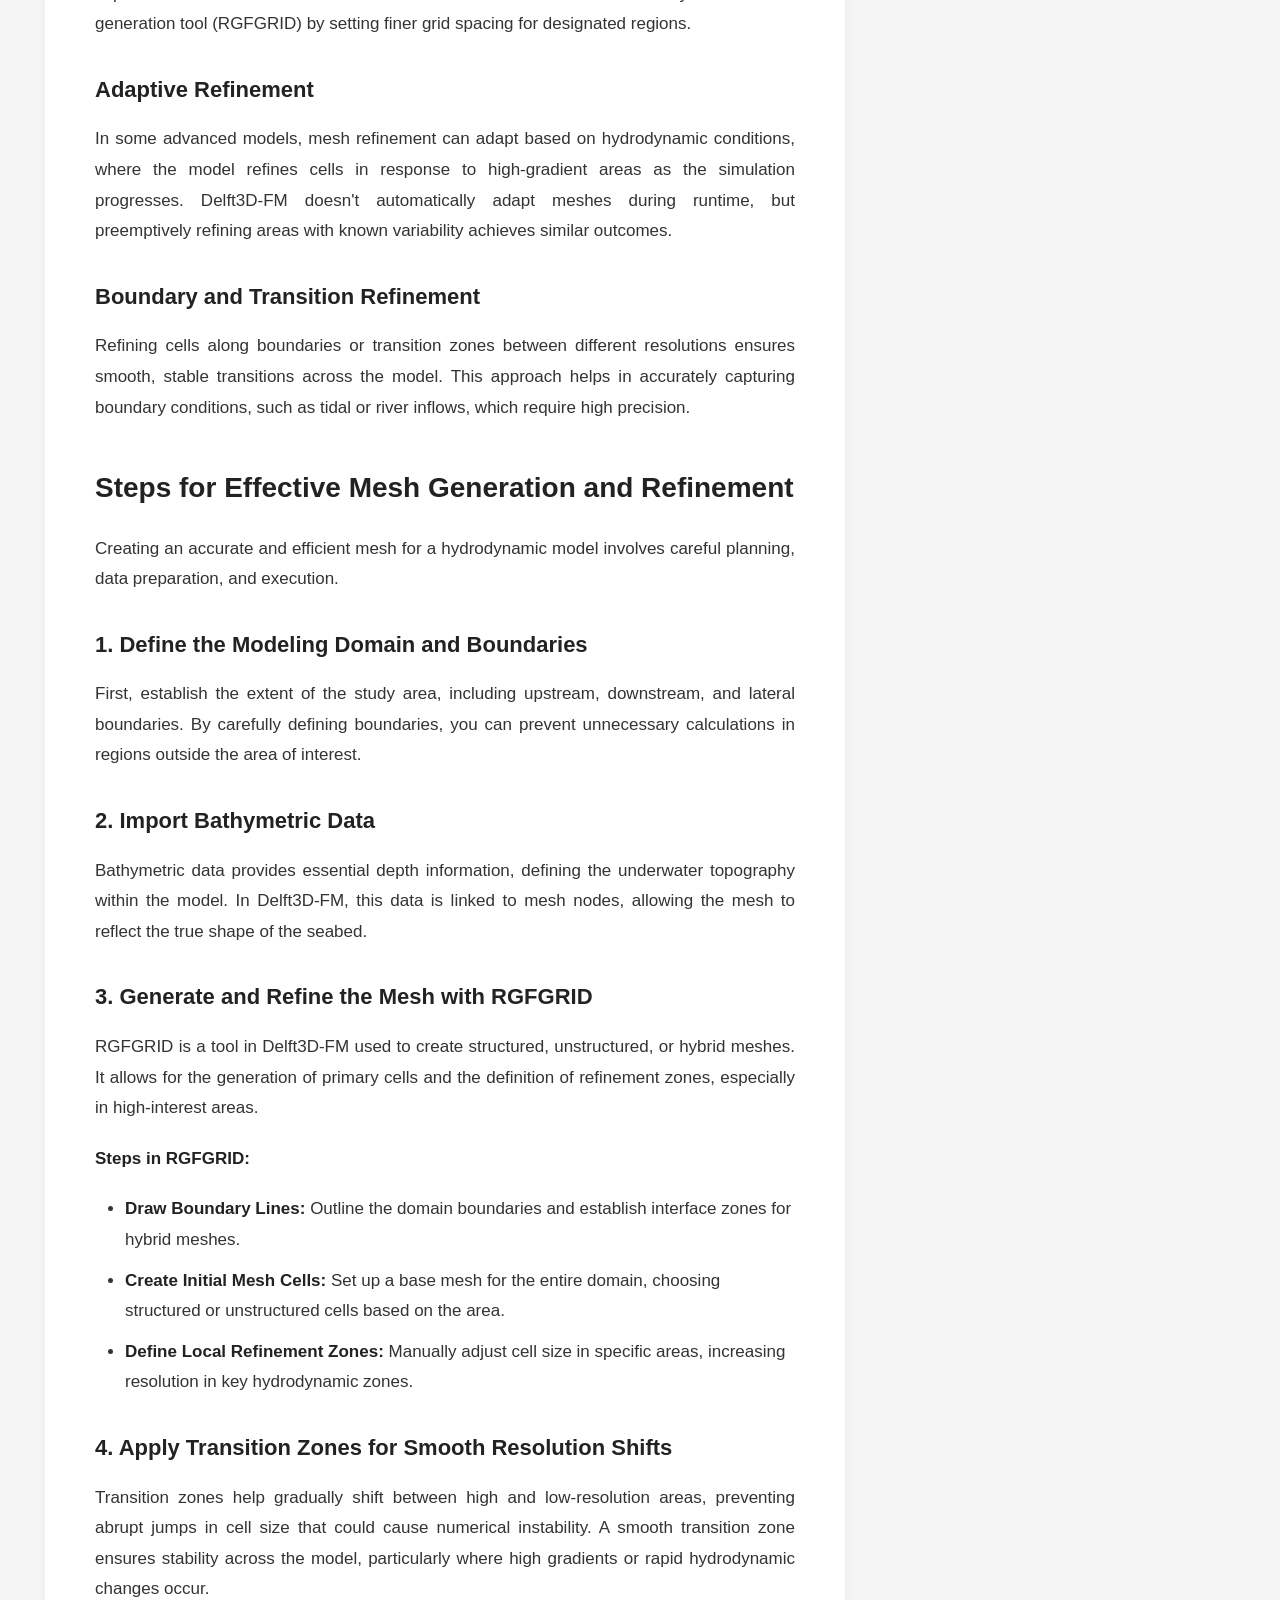
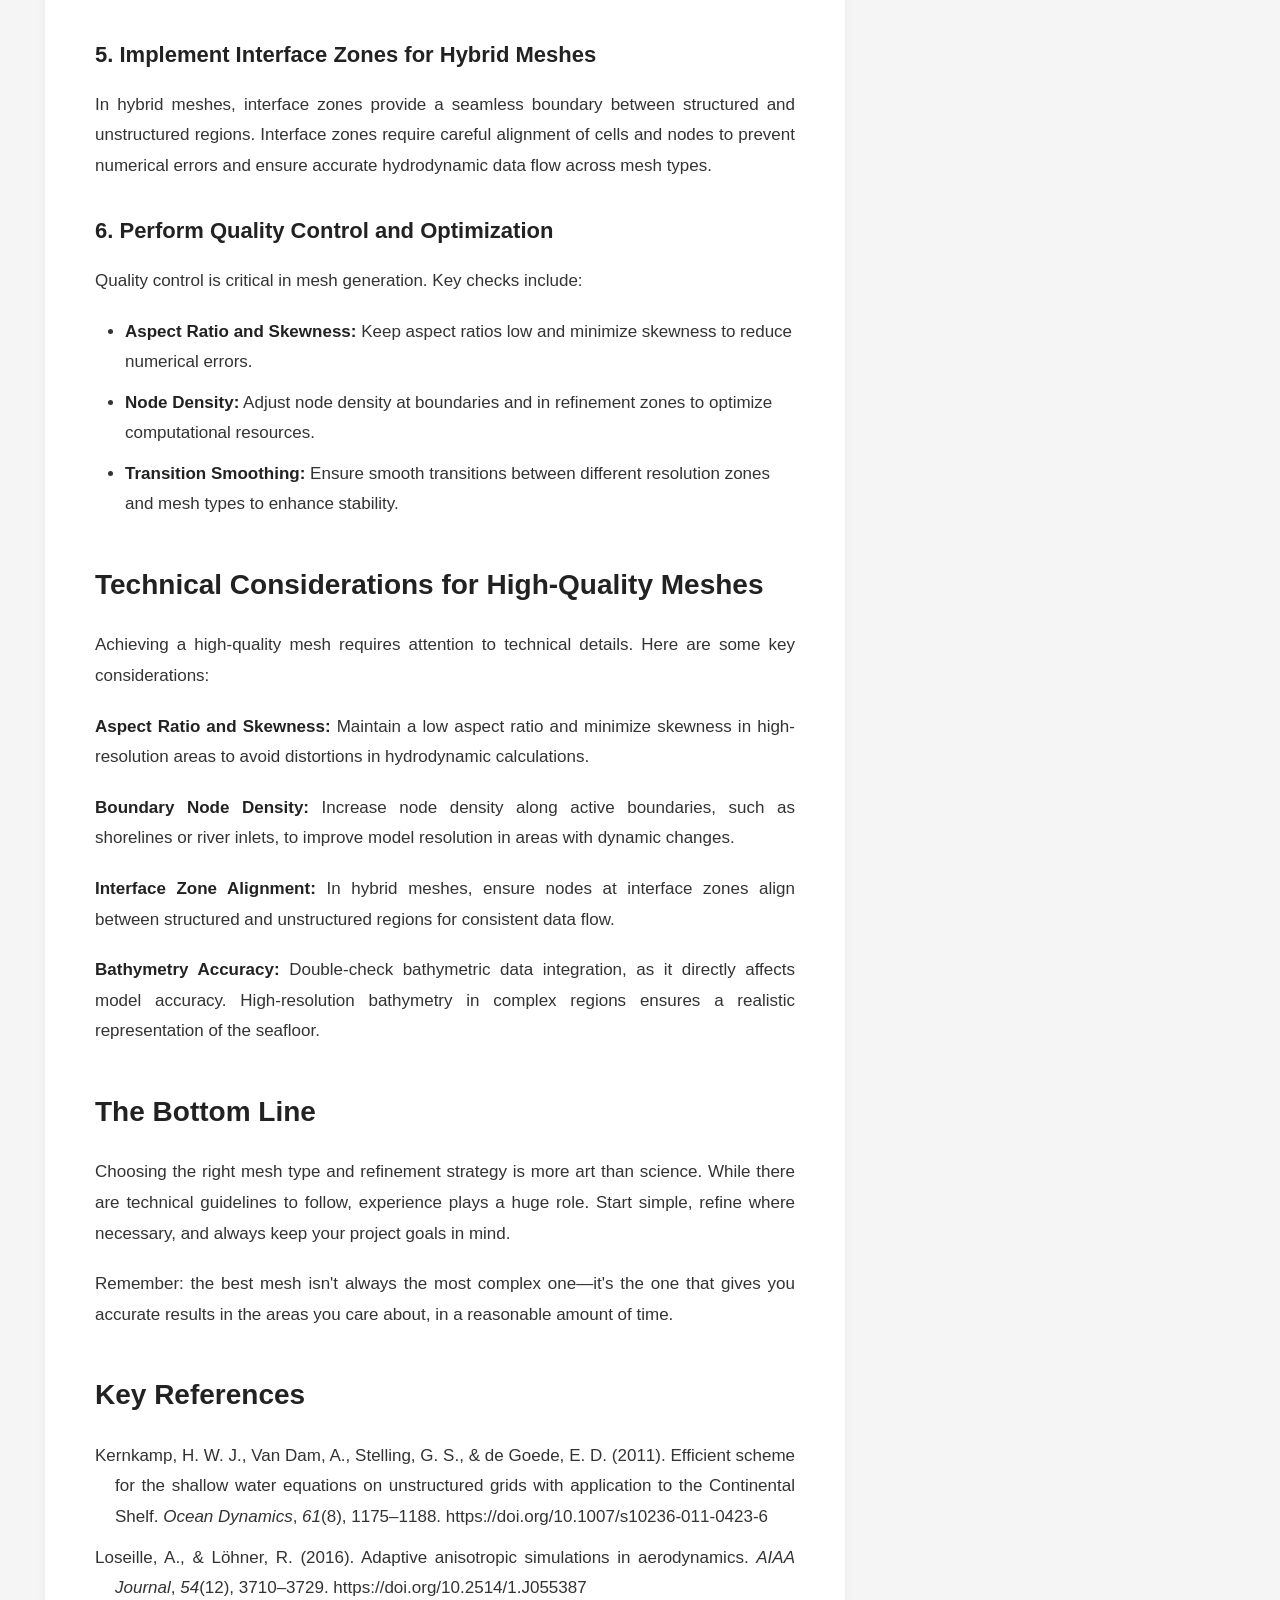
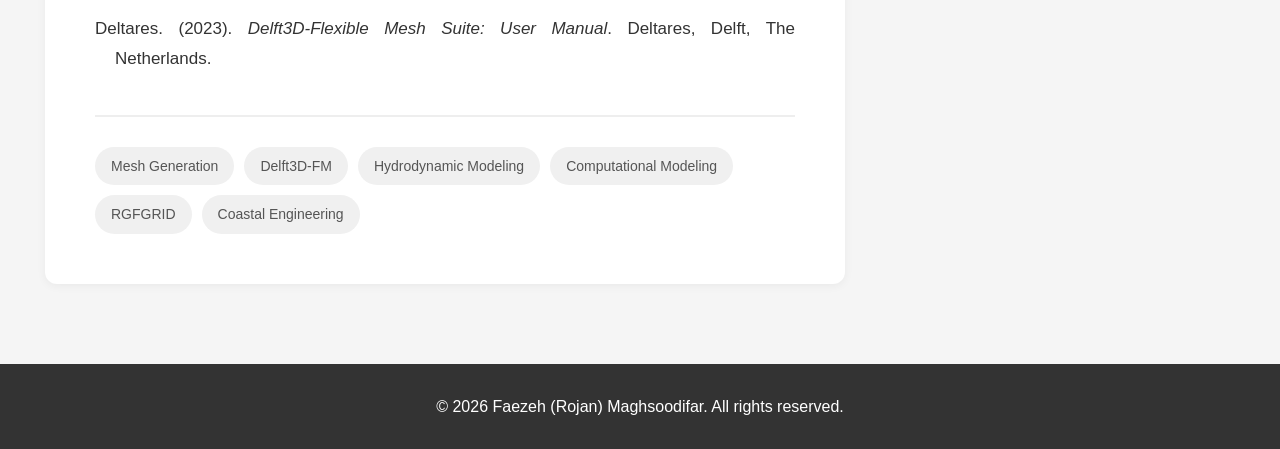
<file: Blog/Post5/index.html>
<!DOCTYPE html>
<html lang="en">
<head>
    <meta charset="UTF-8">
    <meta name="viewport" content="width=device-width, initial-scale=1.0">
    <title>Dive into Mesh Generation for Hydrodynamic Modeling with Delft3D-FM - Faezeh (Rojan)</title>
    <link rel="stylesheet" href="../../styles.css">
    <link rel="stylesheet" href="https://cdnjs.cloudflare.com/ajax/libs/font-awesome/6.4.0/css/all.min.css">
</head>
<body>
    <nav class="navbar">
        <div class="nav-container">
            <ul class="nav-menu">
                <li><a href="../../index.html">About Me</a></li>
                <li><a href="../../professional-contributions.html">Professional Contributions</a></li>
                <li><a href="../../research-projects.html">Research Projects</a></li>
                <li><a href="../../blog.html" class="active">Blog</a></li>
                <li><a href="../../my-toon-world.html">My Toon World</a></li>
                <li><a href="../../tools.html">Tools</a></li>
                <li><a href="../../knowledge-practice.html">Knowledge & Practice</a></li>
            </ul>
            <a href="../../index.html" class="nav-logo">
                <img src="../../logo.png" alt="FMF Logo">
            </a>
        </div>
    </nav>

    <main class="main-content">
        <div class="blog-post-container">
            <!-- LEFT SIDE: Main Post Content -->
            <article class="blog-post-full">
                <!-- Back to Blog -->
                <a href="../../blog.html" class="back-to-blog">
                    <i class="fas fa-arrow-left"></i> Back to Blog
                </a>

                <!-- Post Header -->
                <header class="post-header">
                    <h1 class="post-title-full">Dive into Mesh Generation for Hydrodynamic Modeling with Delft3D-FM</h1>
                    
                    <div class="post-meta-full">
                        <div class="author-info-full">
                            <img src="../../profile-photo.jpg" alt="Rojan" class="author-avatar-full">
                            <div>
                                <span class="author-name-full">Rojan</span>
                                <div class="post-details-full">
                                    <span class="post-date-full">Nov 6, 2024</span>
                                    <span class="post-dot">•</span>
                                    <span class="post-read-time-full">6 min read</span>
                                    </span>
                                </div>
                            </div>
                        </div>
                        
                        <div class="share-buttons">
                            <button class="share-btn" onclick="sharePost('linkedin')" title="Share on LinkedIn">
                                <i class="fab fa-linkedin"></i>
                            </button>
                            <button class="share-btn" onclick="sharePost('twitter')" title="Share on Twitter">
                                <i class="fab fa-twitter"></i>
                            </button>
                            <button class="share-btn" onclick="sharePost('facebook')" title="Share on Facebook">
                                <i class="fab fa-facebook"></i>
                            </button>
                            <button class="share-btn" onclick="copyPostLink()" title="Copy Link">
                                <i class="fas fa-link"></i>
                            </button>
                        </div>
                    </div>
                </header>

                <!-- Post Content -->
                <div class="post-content">

                    <!-- FIRST PARAGRAPH -->
                    <p>
                        Mesh generation is the foundation of hydrodynamic modeling, and with Delft3D-Flexible Mesh (Delft3D-FM) by Deltares, users have access to powerful tools to create structured, unstructured, and even hybrid meshes. Each of these mesh types serves unique functions in hydrodynamic models, particularly for complex environments like coastlines, estuaries, and riverine systems. In this comprehensive guide, we'll explore mesh types, mesh refinement techniques, and advanced approaches, including hybrid mesh setups and the use of transition and interface zones, to achieve a reliable, high-resolution model.
                    </p>

                    <!-- FEATURED IMAGE (AFTER FIRST PARAGRAPH) -->
                    <div class="post-featured-image">
                        <img src="overview.png" alt="Mesh Generation for Hydrodynamic Modeling">
                    </div>

                    <h2>The Basics: What's a Mesh and Why Should You Care?</h2>
                    <p>
                        Think of a mesh as a giant net thrown over the area you want to study. This net divides your study area into smaller cells where all the mathematical magic happens. The way these cells are arranged can significantly impact your model's accuracy and how long it takes to run.
                    </p>

                    <h2>Types of Meshes</h2>

                    <h3>Structured Meshes: The Classic Grid</h3>
                    <p>
                        Remember graph paper from math class? That's essentially what a structured mesh looks like—nice, regular squares or rectangles arranged in a perfect grid. It's the simplest form of mesh and works beautifully for straightforward scenarios.
                    </p>
                    <p>
                        <strong>When to use it:</strong>
                    </p>
                    <ul>
                        <li>Modeling open ocean areas</li>
                        <li>Large lakes with simple bathymetry</li>
                        <li>Any situation where your study area is relatively uniform</li>
                    </ul>
                    <p>
                        <strong>Pro tip:</strong> If your area looks like a rectangle and doesn't have complex features, start with a structured mesh. You'll save yourself hours of computation time.
                    </p>

                    <h3>Unstructured Meshes: The Free Spirit</h3>
                    <p>
                        Unstructured meshes are like the modern art of the modeling world—they break free from rigid patterns and adapt to whatever shape your study area demands. Using triangles and irregular quadrilaterals, these meshes can wrap around coastlines and capture complex features with impressive detail.
                    </p>
                    <p>
                        <strong>Perfect for:</strong>
                    </p>
                    <ul>
                        <li>Intricate coastlines</li>
                        <li>Estuaries and river mouths</li>
                        <li>Areas with lots of islands or structures</li>
                        <li>Regions with dramatic depth changes</li>
                    </ul>

                    <h3>Hybrid Meshes: The Best of Both Worlds</h3>
                    <p>
                        A hybrid mesh combines structured and unstructured mesh types within a single model, offering flexibility and efficiency by leveraging the strengths of each. Hybrid meshes are beneficial in domains that contain both simple open-water areas (where structured meshes are efficient) and complex boundaries (where unstructured meshes provide accuracy).
                    </p>
                    <p>
                        <strong>Real-world example:</strong> In a coastal model, you might use an unstructured mesh near the shoreline where you need detail, then transition to a structured mesh in the open ocean where things are simpler. This approach can cut your computation time significantly while maintaining accuracy where it matters.
                    </p>

                    <h3>Advantages of Hybrid Meshes</h3>
                    <p>
                        <strong>Optimized Resolution:</strong> Structured meshes are applied in regions with minimal depth changes, while unstructured meshes capture the intricacies of complex boundaries, such as shorelines or inlets.
                    </p>
                    <p>
                        <strong>Computational Efficiency:</strong> By using structured grids in simple areas and unstructured grids only where needed, hybrid meshes can save computational resources.
                    </p>
                    <p>
                        <strong>Interface Flexibility:</strong> Hybrid meshes allow a smooth transition between structured and unstructured regions using interface zones, enabling accurate and stable modeling across diverse hydrodynamic conditions.
                    </p>

                    <h3>Challenges with Hybrid Meshes</h3>
                    <p>
                        <strong>Complexity in Mesh Setup:</strong> Configuring a hybrid mesh requires careful planning, particularly in managing the transition between structured and unstructured areas.
                    </p>
                    <p>
                        <strong>Boundary Management:</strong> Interface zones must be well-aligned to ensure continuity in hydrodynamic calculations.
                    </p>

                    <h2>The Art of Mesh Refinement</h2>
                    <p>
                        Here's where things get interesting. Just like a photographer adjusts their focus, modelers can refine their mesh in areas of particular interest. We call this mesh refinement, and it's crucial for getting good results without burning through computational resources.
                    </p>

                    <h3>Smart Refinement Strategies</h3>
                    <p>
                        <strong>The Gradual Approach:</strong> Start coarse and refine gradually. Don't jump from huge cells to tiny ones—your model won't thank you for it.
                    </p>
                    <p>
                        <strong>Focus on What Matters:</strong> Identify your areas of interest early. Is it the harbor entrance? The river bend? That's where you want your finest mesh resolution.
                    </p>
                    <p>
                        <strong>Mind the Transitions:</strong> Keep transitions between different mesh resolutions smooth. Abrupt changes can create numerical instabilities—the modeling equivalent of turbulence.
                    </p>

                    <h3>Common Pitfalls to Avoid</h3>
                    <p>
                        After years of seeing models succeed and fail, here are some tips to keep in mind:
                    </p>
                    <p>
                        <strong>Don't Over-Refine:</strong> More detail isn't always better. Each level of refinement increases computation time exponentially. Be strategic!
                    </p>
                    <p>
                        <strong>Check Your Angles:</strong> Weird cell angles can cause numerical problems. Keep your cells as regular as possible, especially in areas with strong flows.
                    </p>
                    <p>
                        <strong>Test, Test, Test:</strong> Start with a coarse mesh and test your model setup. Only add refinement when you're sure your basic setup works.
                    </p>

                    <h2>Importance of Mesh Refinement</h2>
                    <p>
                        <strong>Accuracy in Key Areas:</strong> Refinement is essential where precision is critical, such as around structures, shorelines, or regions with steep bathymetric gradients.
                    </p>
                    <p>
                        <strong>Efficient Resource Allocation:</strong> Refining only where needed minimizes unnecessary computational load, balancing model detail and processing time.
                    </p>
                    <p>
                        <strong>Improved Hydrodynamic Representation:</strong> By focusing on areas with rapid changes in water flow or depth, mesh refinement helps accurately simulate local hydrodynamic behavior, such as turbulence, eddies, or wave breaking.
                    </p>

                    <h2>Types of Mesh Refinement Techniques</h2>

                    <h3>Local Refinement Zones</h3>
                    <p>
                        Specific areas of the model, such as estuaries or inlets, can be assigned higher resolution to capture fine-scale features. These refinement zones are defined manually in the mesh generation tool (RGFGRID) by setting finer grid spacing for designated regions.
                    </p>

                    <h3>Adaptive Refinement</h3>
                    <p>
                        In some advanced models, mesh refinement can adapt based on hydrodynamic conditions, where the model refines cells in response to high-gradient areas as the simulation progresses. Delft3D-FM doesn't automatically adapt meshes during runtime, but preemptively refining areas with known variability achieves similar outcomes.
                    </p>

                    <h3>Boundary and Transition Refinement</h3>
                    <p>
                        Refining cells along boundaries or transition zones between different resolutions ensures smooth, stable transitions across the model. This approach helps in accurately capturing boundary conditions, such as tidal or river inflows, which require high precision.
                    </p>

                    <h2>Steps for Effective Mesh Generation and Refinement</h2>
                    <p>
                        Creating an accurate and efficient mesh for a hydrodynamic model involves careful planning, data preparation, and execution.
                    </p>

                    <h3>1. Define the Modeling Domain and Boundaries</h3>
                    <p>
                        First, establish the extent of the study area, including upstream, downstream, and lateral boundaries. By carefully defining boundaries, you can prevent unnecessary calculations in regions outside the area of interest.
                    </p>

                    <h3>2. Import Bathymetric Data</h3>
                    <p>
                        Bathymetric data provides essential depth information, defining the underwater topography within the model. In Delft3D-FM, this data is linked to mesh nodes, allowing the mesh to reflect the true shape of the seabed.
                    </p>

                    <h3>3. Generate and Refine the Mesh with RGFGRID</h3>
                    <p>
                        RGFGRID is a tool in Delft3D-FM used to create structured, unstructured, or hybrid meshes. It allows for the generation of primary cells and the definition of refinement zones, especially in high-interest areas.
                    </p>
                    <p>
                        <strong>Steps in RGFGRID:</strong>
                    </p>
                    <ul>
                        <li><strong>Draw Boundary Lines:</strong> Outline the domain boundaries and establish interface zones for hybrid meshes.</li>
                        <li><strong>Create Initial Mesh Cells:</strong> Set up a base mesh for the entire domain, choosing structured or unstructured cells based on the area.</li>
                        <li><strong>Define Local Refinement Zones:</strong> Manually adjust cell size in specific areas, increasing resolution in key hydrodynamic zones.</li>
                    </ul>

                    <h3>4. Apply Transition Zones for Smooth Resolution Shifts</h3>
                    <p>
                        Transition zones help gradually shift between high and low-resolution areas, preventing abrupt jumps in cell size that could cause numerical instability. A smooth transition zone ensures stability across the model, particularly where high gradients or rapid hydrodynamic changes occur.
                    </p>

                    <h3>5. Implement Interface Zones for Hybrid Meshes</h3>
                    <p>
                        In hybrid meshes, interface zones provide a seamless boundary between structured and unstructured regions. Interface zones require careful alignment of cells and nodes to prevent numerical errors and ensure accurate hydrodynamic data flow across mesh types.
                    </p>

                    <h3>6. Perform Quality Control and Optimization</h3>
                    <p>
                        Quality control is critical in mesh generation. Key checks include:
                    </p>
                    <ul>
                        <li><strong>Aspect Ratio and Skewness:</strong> Keep aspect ratios low and minimize skewness to reduce numerical errors.</li>
                        <li><strong>Node Density:</strong> Adjust node density at boundaries and in refinement zones to optimize computational resources.</li>
                        <li><strong>Transition Smoothing:</strong> Ensure smooth transitions between different resolution zones and mesh types to enhance stability.</li>
                    </ul>

                    <h2>Technical Considerations for High-Quality Meshes</h2>
                    <p>
                        Achieving a high-quality mesh requires attention to technical details. Here are some key considerations:
                    </p>
                    <p>
                        <strong>Aspect Ratio and Skewness:</strong> Maintain a low aspect ratio and minimize skewness in high-resolution areas to avoid distortions in hydrodynamic calculations.
                    </p>
                    <p>
                        <strong>Boundary Node Density:</strong> Increase node density along active boundaries, such as shorelines or river inlets, to improve model resolution in areas with dynamic changes.
                    </p>
                    <p>
                        <strong>Interface Zone Alignment:</strong> In hybrid meshes, ensure nodes at interface zones align between structured and unstructured regions for consistent data flow.
                    </p>
                    <p>
                        <strong>Bathymetry Accuracy:</strong> Double-check bathymetric data integration, as it directly affects model accuracy. High-resolution bathymetry in complex regions ensures a realistic representation of the seafloor.
                    </p>

                    <h2>The Bottom Line</h2>
                    <p>
                        Choosing the right mesh type and refinement strategy is more art than science. While there are technical guidelines to follow, experience plays a huge role. Start simple, refine where necessary, and always keep your project goals in mind.
                    </p>
                    <p>
                        Remember: the best mesh isn't always the most complex one—it's the one that gives you accurate results in the areas you care about, in a reasonable amount of time.
                    </p>

                    <h2>Key References</h2>
                    <p style="margin-left: 20px; text-indent: -20px; margin-bottom: 10px;">
                        Kernkamp, H. W. J., Van Dam, A., Stelling, G. S., & de Goede, E. D. (2011). Efficient scheme for the shallow water equations on unstructured grids with application to the Continental Shelf. <em>Ocean Dynamics</em>, <em>61</em>(8), 1175–1188. https://doi.org/10.1007/s10236-011-0423-6
                    </p>
                    <p style="margin-left: 20px; text-indent: -20px; margin-bottom: 10px;">
                        Loseille, A., & Löhner, R. (2016). Adaptive anisotropic simulations in aerodynamics. <em>AIAA Journal</em>, <em>54</em>(12), 3710–3729. https://doi.org/10.2514/1.J055387
                    </p>
                    <p style="margin-left: 20px; text-indent: -20px; margin-bottom: 10px;">
                        Deltares. (2023). <em>Delft3D-Flexible Mesh Suite: User Manual</em>. Deltares, Delft, The Netherlands.
                    </p>
                </div>

                <!-- Tags -->
                <div class="post-tags">
                    <span class="tag">Mesh Generation</span>
                    <span class="tag">Delft3D-FM</span>
                    <span class="tag">Hydrodynamic Modeling</span>
                    <span class="tag">Computational Modeling</span>
                    <span class="tag">RGFGRID</span>
                    <span class="tag">Coastal Engineering</span>
                </div>
            </article>

            <!-- RIGHT SIDE: Sidebar with Related/Newer Posts -->
            <aside class="post-sidebar">
                <!-- Recent Posts Section -->
                <div class="sidebar-section">
                    <h3 class="sidebar-title">
                        <i class="fas fa-clock"></i> Recent Posts
                    </h3>
                    <div id="newer-posts" class="sidebar-posts-list">
                        <!-- Auto-populated by JavaScript -->
                    </div>
                </div>

                <!-- Related Posts Section -->
                <div class="sidebar-section">
                    <h3 class="sidebar-title">
                        <i class="fas fa-tags"></i> Related Posts
                    </h3>
                    <div id="related-posts" class="sidebar-posts-list">
                        <!-- Auto-populated by JavaScript -->
                    </div>
                </div>
            </aside>
        </div>
    </main>

    <footer class="footer">
        <p>&copy; 2026 Faezeh (Rojan) Maghsoodifar. All rights reserved.</p>
    </footer>

    <script>
        // ============================================
        // BLOG POSTS DATABASE - ALL FIVE POSTS
        // ============================================
        const allBlogPosts = [
            {
                title: "Understanding DEM, DTM, and DSM",
                url: "../../Blog/Post1/",
                date: "2025-08-05",
                tags: ["Geospatial Analysis", "DEM", "Flood Modeling", "Coastal Engineering"],
                image: "../../Blog/Post1/cover.png",
                excerpt: "Digital Elevation Models are fundamental to geospatial analysis..."
            },
            {
                title: "The Spring-Neap Cycle Requirement in Hurricane Hindcast Modeling",
                url: "../../Blog/Post2/",
                date: "2025-06-03",
                tags: ["Storm Surge", "Hurricane Modeling", "Coastal Hydrology", "Flood Modeling"],
                image: "../../Blog/Post2/cover.png",
                excerpt: "A technical analysis of why hurricane hindcasts must span complete tidal cycles..."
            },
            {
                title: "Understanding Flood Mapping and Modeling: Bathtub, HAND, and Hydrodynamic Methods",
                url: "../../Blog/Post3/",
                date: "2025-02-24",
                tags: ["Flood Modeling", "Bathtub Model", "HAND Model", "Hydrodynamic Modeling", "Coastal Engineering"],
                image: "../../Blog/Post3/cover.png",
                excerpt: "Exploring three common flood modeling methods and their applications..."
            },
            {
                title: "The Role of Bathymetry in Hydrodynamic Modeling and Coastal Resilience",
                url: "../../Blog/Post4/",
                date: "2024-11-10",
                tags: ["Bathymetry", "Coastal Engineering", "Hydrodynamic Modeling", "Flood Modeling", "Estuaries"],
                image: "../../Blog/Post4/cover.png",
                excerpt: "How underwater topography shapes coastal processes and flood risk..."
            },
            {
                title: "Dive into Mesh Generation for Hydrodynamic Modeling with Delft3D-FM",
                url: "../../Blog/Post5/",
                date: "2024-11-06",
                tags: ["Mesh Generation", "Delft3D-FM", "Hydrodynamic Modeling", "Computational Modeling", "Coastal Engineering"],
                image: "../../Blog/Post5/cover.png",
                excerpt: "A comprehensive guide to mesh types and refinement strategies..."
            }
        ];

        // ============================================
        // CURRENT POST CONFIGURATION - POST 5
        // ============================================
        const currentPost = {
            title: "Dive into Mesh Generation for Hydrodynamic Modeling with Delft3D-FM",
            date: "2024-11-06",
            tags: ["Mesh Generation", "Delft3D-FM", "Hydrodynamic Modeling", "Computational Modeling", "Coastal Engineering"]
        };

        // ============================================
        // AUTO-POPULATE RELATED & NEWER POSTS
        // ============================================
        function populateSidebar() {
            const newerPosts = allBlogPosts
                .filter(post => post.title !== currentPost.title && new Date(post.date) > new Date(currentPost.date))
                .sort((a, b) => new Date(b.date) - new Date(a.date))
                .slice(0, 3);

            const relatedPosts = allBlogPosts
                .filter(post => {
                    if (post.title === currentPost.title) return false;
                    const sharedTags = post.tags.filter(tag => currentPost.tags.includes(tag));
                    return sharedTags.length > 0;
                })
                .map(post => {
                    const sharedTags = post.tags.filter(tag => currentPost.tags.includes(tag));
                    return { ...post, relevance: sharedTags.length };
                })
                .sort((a, b) => b.relevance - a.relevance)
                .slice(0, 3);

            const newerPostsContainer = document.getElementById('newer-posts');
            if (newerPosts.length > 0) {
                newerPostsContainer.innerHTML = newerPosts.map(post => createSidebarPostHTML(post)).join('');
            } else {
                newerPostsContainer.innerHTML = '<p class="no-posts">No newer posts yet</p>';
            }

            const relatedPostsContainer = document.getElementById('related-posts');
            if (relatedPosts.length > 0) {
                relatedPostsContainer.innerHTML = relatedPosts.map(post => createSidebarPostHTML(post)).join('');
            } else {
                relatedPostsContainer.innerHTML = '<p class="no-posts">No related posts found</p>';
            }
        }

        function createSidebarPostHTML(post) {
            const postDate = new Date(post.date).toLocaleDateString('en-US', { 
                month: 'short', 
                day: 'numeric', 
                year: 'numeric' 
            });

            return `
                <a href="${post.url}" class="sidebar-post-item">
                    <div class="sidebar-post-image">
                        <img src="${post.image}" alt="${post.title}">
                    </div>
                    <div class="sidebar-post-info">
                        <h4 class="sidebar-post-title">${post.title}</h4>
                        <span class="sidebar-post-date">
                            <i class="fas fa-calendar-alt"></i> ${postDate}
                        </span>
                    </div>
                </a>
            `;
        }

        // ============================================
        // SHARE FUNCTIONS
        // ============================================
        function sharePost(platform) {
            const title = document.querySelector('.post-title-full').textContent;
            const url = window.location.href;
            const text = encodeURIComponent(title);
            const shareUrl = encodeURIComponent(url);
            
            let shareLink = '';
            
            switch(platform) {
                case 'linkedin':
                    shareLink = `https://www.linkedin.com/sharing/share-offsite/?url=${shareUrl}`;
                    break;
                case 'twitter':
                    shareLink = `https://twitter.com/intent/tweet?text=${text}&url=${shareUrl}`;
                    break;
                case 'facebook':
                    shareLink = `https://www.facebook.com/sharer/sharer.php?u=${shareUrl}`;
                    break;
            }
            
            if (shareLink) {
                window.open(shareLink, '_blank', 'width=600,height=400');
            }
        }

        function copyPostLink() {
            const url = window.location.href;
            
            navigator.clipboard.writeText(url).then(() => {
                const notification = document.createElement('div');
                notification.className = 'copy-notification';
                notification.textContent = '✓ Link copied to clipboard!';
                document.body.appendChild(notification);
                
                setTimeout(() => {
                    notification.classList.add('show');
                }, 10);
                
                setTimeout(() => {
                    notification.classList.remove('show');
                    setTimeout(() => {
                        document.body.removeChild(notification);
                    }, 300);
                }, 2000);
            });
        }

        // ============================================
        // AUTOMATIC VIEW COUNTER
        // ============================================
        function initializeViewCounter() {
            const postId = window.location.pathname.replace(/\//g, '-').replace('.html', '');
            const storageKey = `post-views-${postId}`;
            
            const lastView = localStorage.getItem(`${storageKey}-timestamp`);
            const now = Date.now();
            const oneDayInMs = 24 * 60 * 60 * 1000;
            
            if (!lastView || (now - parseInt(lastView)) > oneDayInMs) {
                incrementViewCount(postId);
                localStorage.setItem(`${storageKey}-timestamp`, now.toString());
            } else {
                loadViewCount(postId);
            }
        }
        
        function incrementViewCount(postId) {
            const apiUrl = `https://api.countapi.xyz/hit/faezemqfr.github.io/${postId}`;
            
            fetch(apiUrl)
                .then(response => response.json())
                .then(data => {
                    updateViewDisplay(data.value);
                })
                .catch(error => {
                    console.log('View counter unavailable');
                    fallbackViewCounter(postId);
                });
        }
        
        function loadViewCount(postId) {
            const apiUrl = `https://api.countapi.xyz/get/faezemqfr.github.io/${postId}`;
            
            fetch(apiUrl)
                .then(response => response.json())
                .then(data => {
                    if (data.value) {
                        updateViewDisplay(data.value);
                    }
                })
                .catch(error => {
                    console.log('View counter unavailable');
                });
        }
        
        function updateViewDisplay(count) {
            const viewCountElement = document.querySelector('.view-count-full');
            if (viewCountElement) {
                viewCountElement.innerHTML = `<i class="fas fa-eye"></i> ${count} views`;
            }
        }
        
        function fallbackViewCounter(postId) {
            const storageKey = `post-views-${postId}`;
            let views = parseInt(localStorage.getItem(storageKey)) || 0;
            views++;
            localStorage.setItem(storageKey, views.toString());
            updateViewDisplay(views);
        }

        // ============================================
        // INITIALIZE ALL
        // ============================================
        document.addEventListener('DOMContentLoaded', function() {
            populateSidebar();
            initializeViewCounter();
        });
    </script>
</body>
</html>
</file>
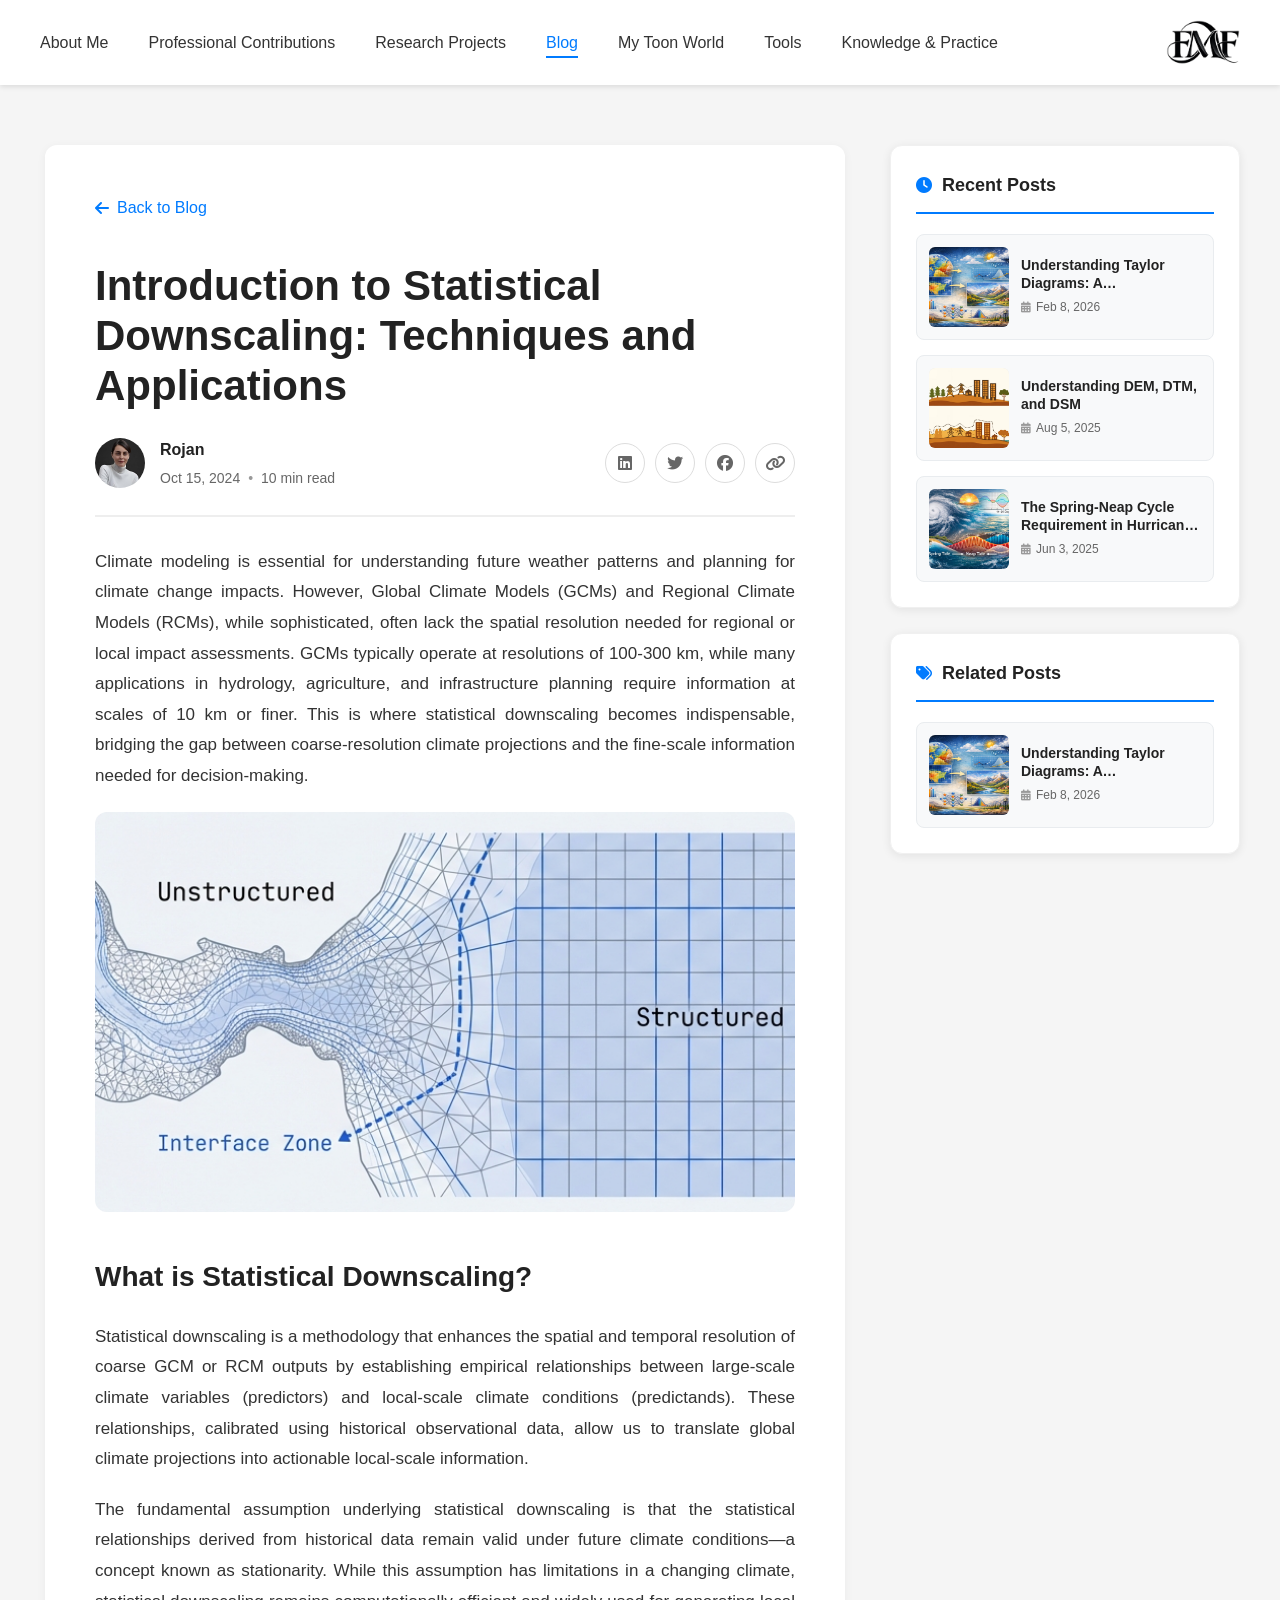
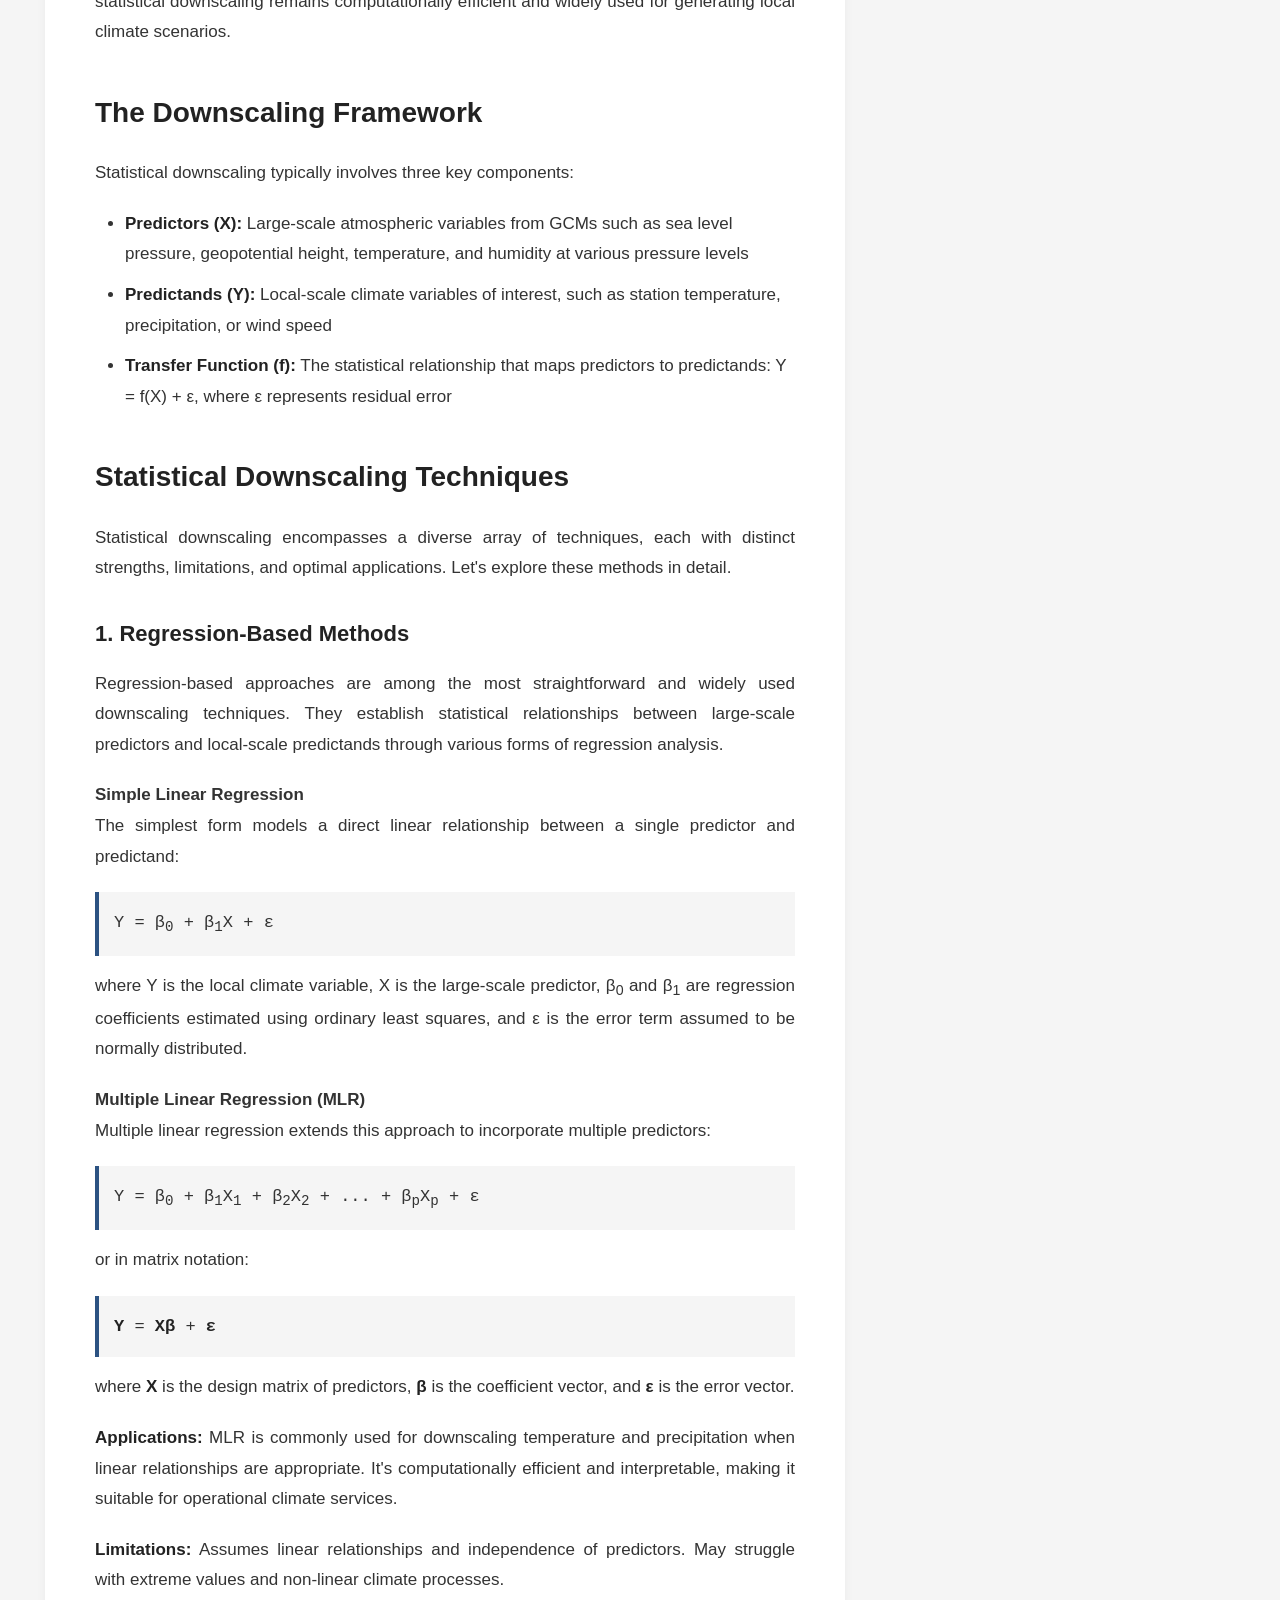
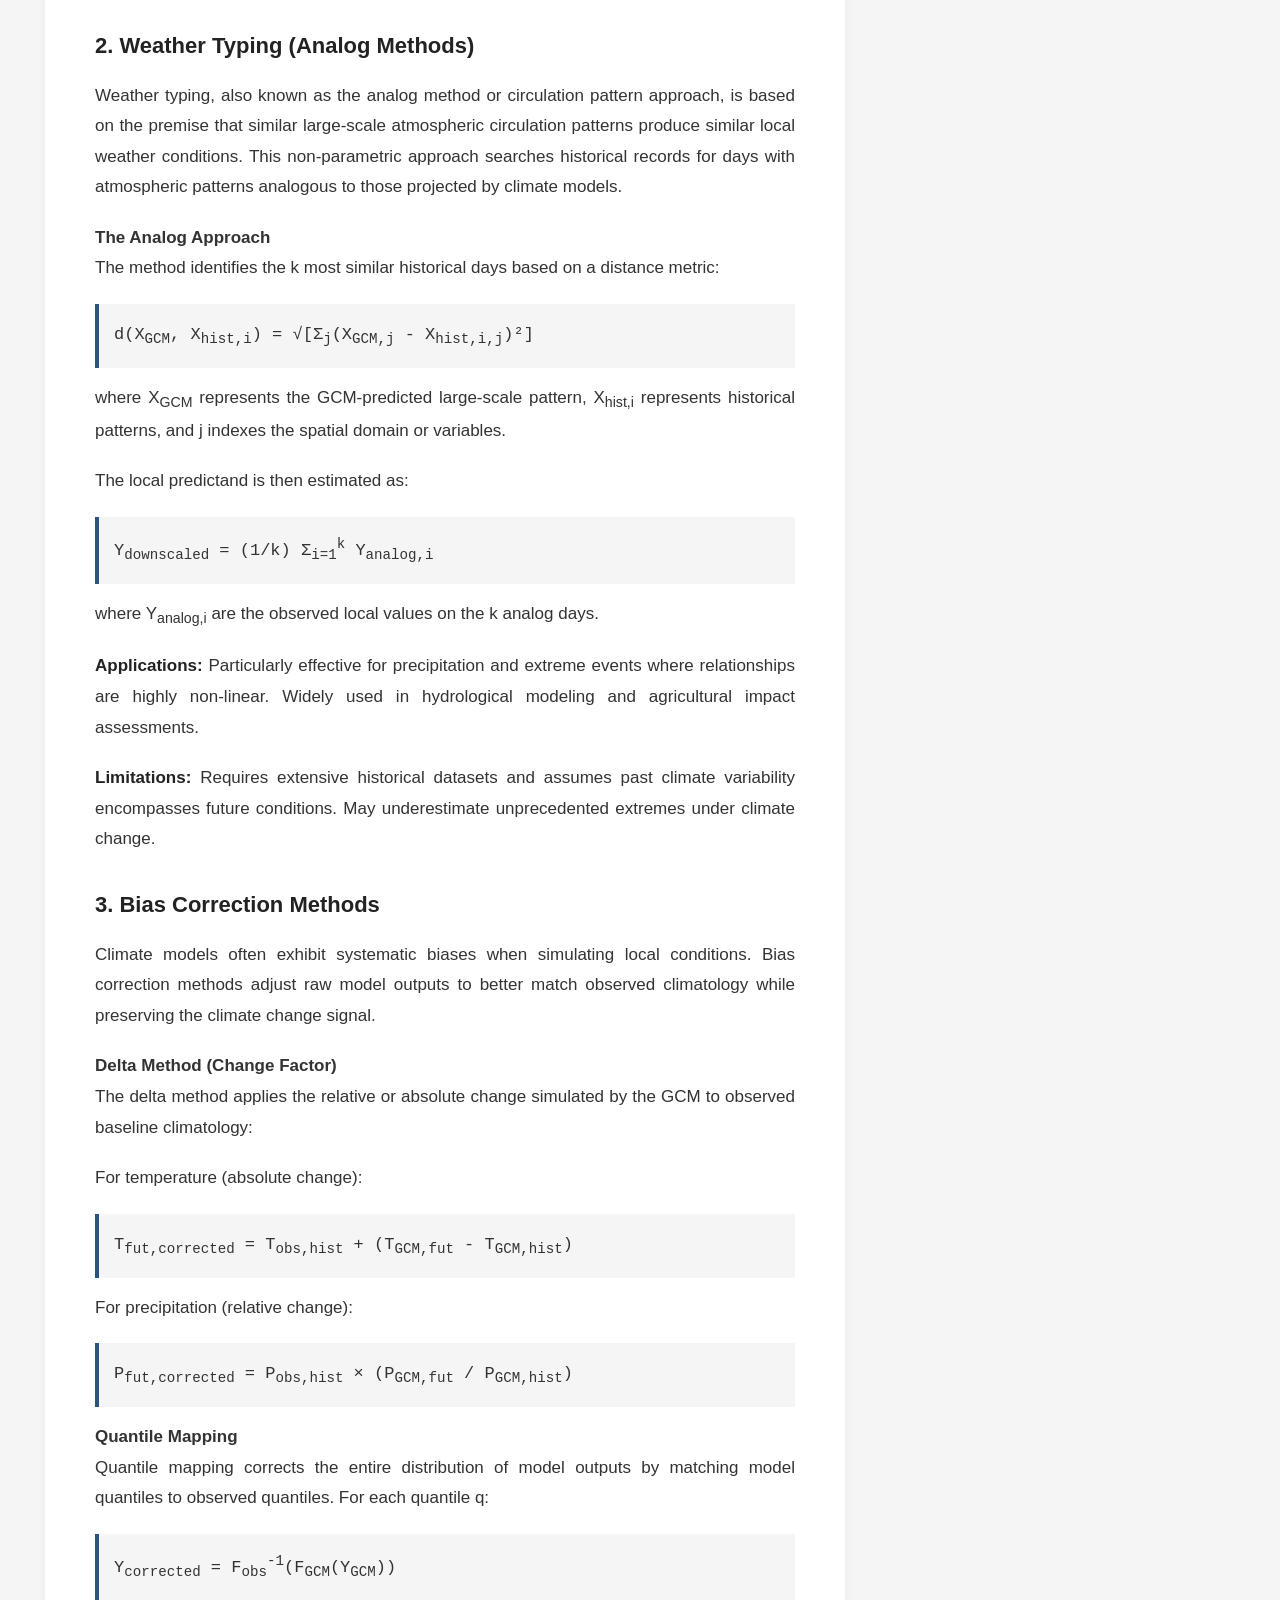
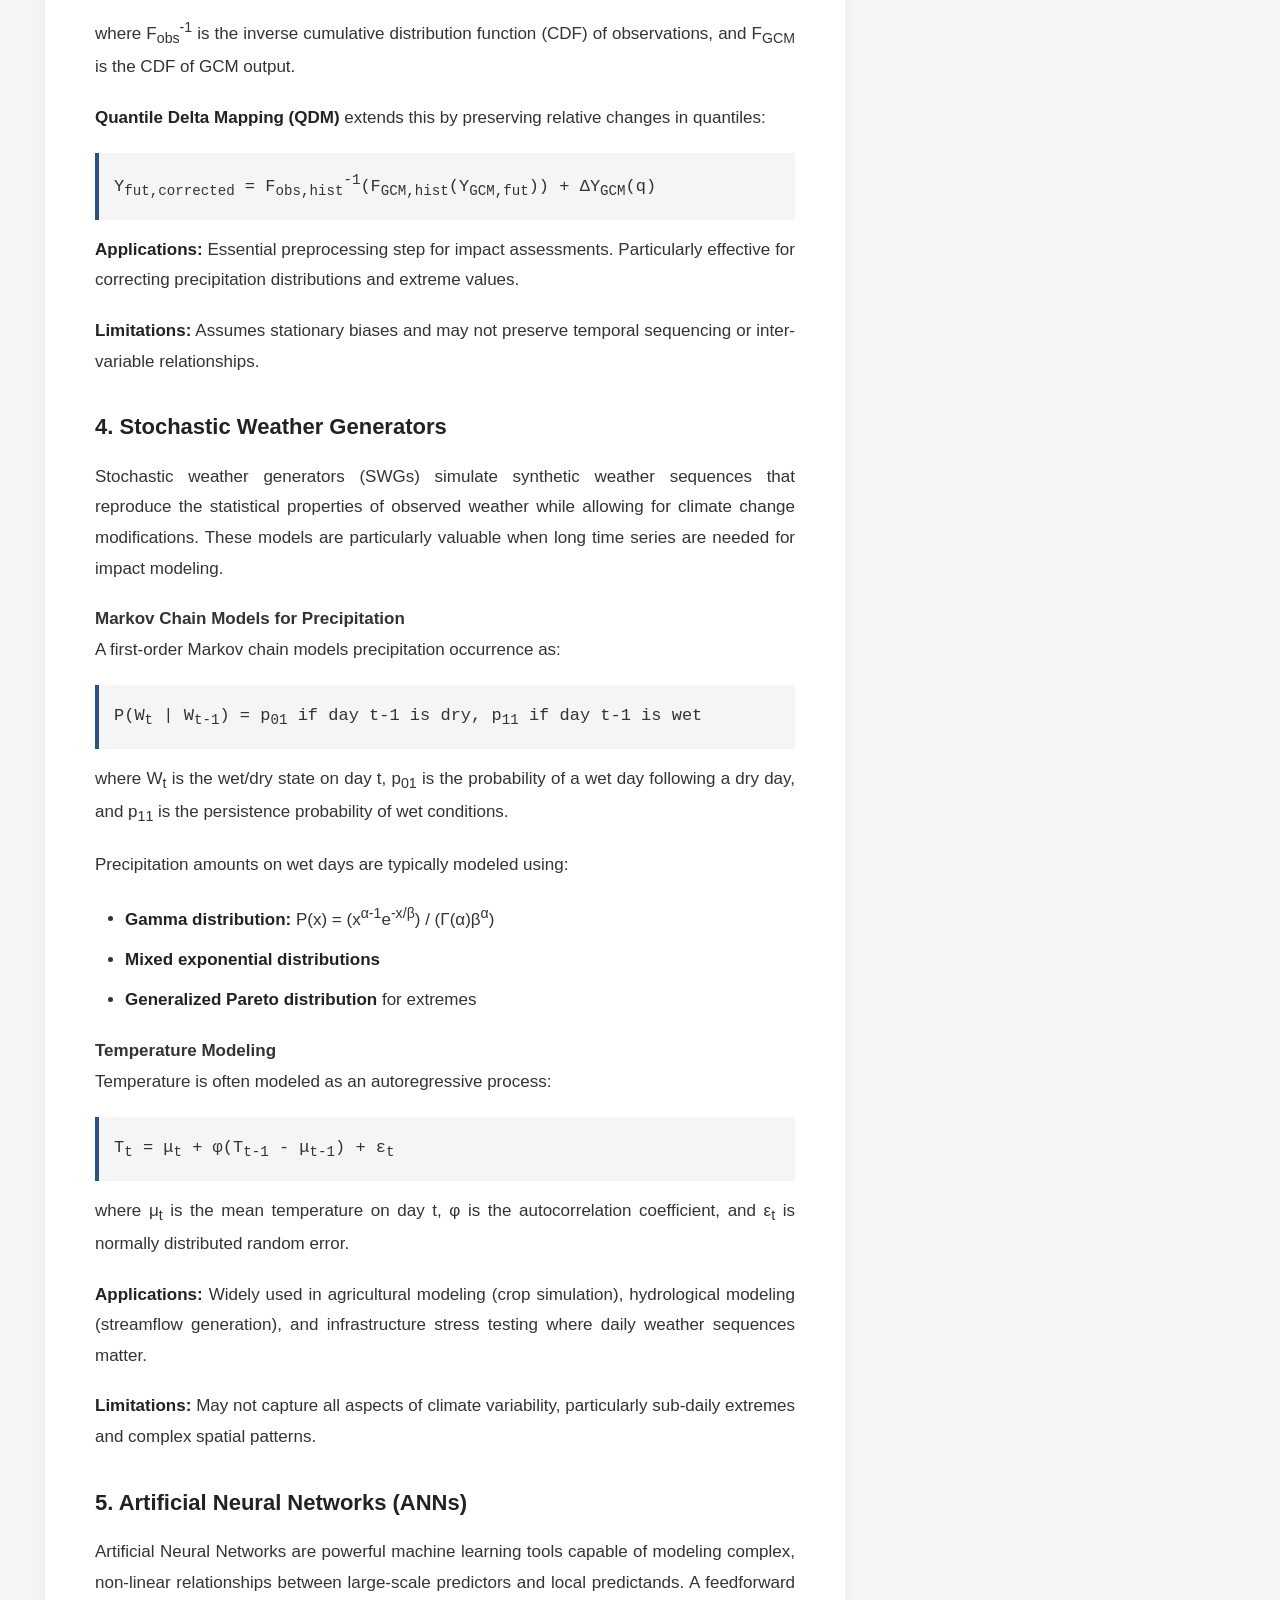
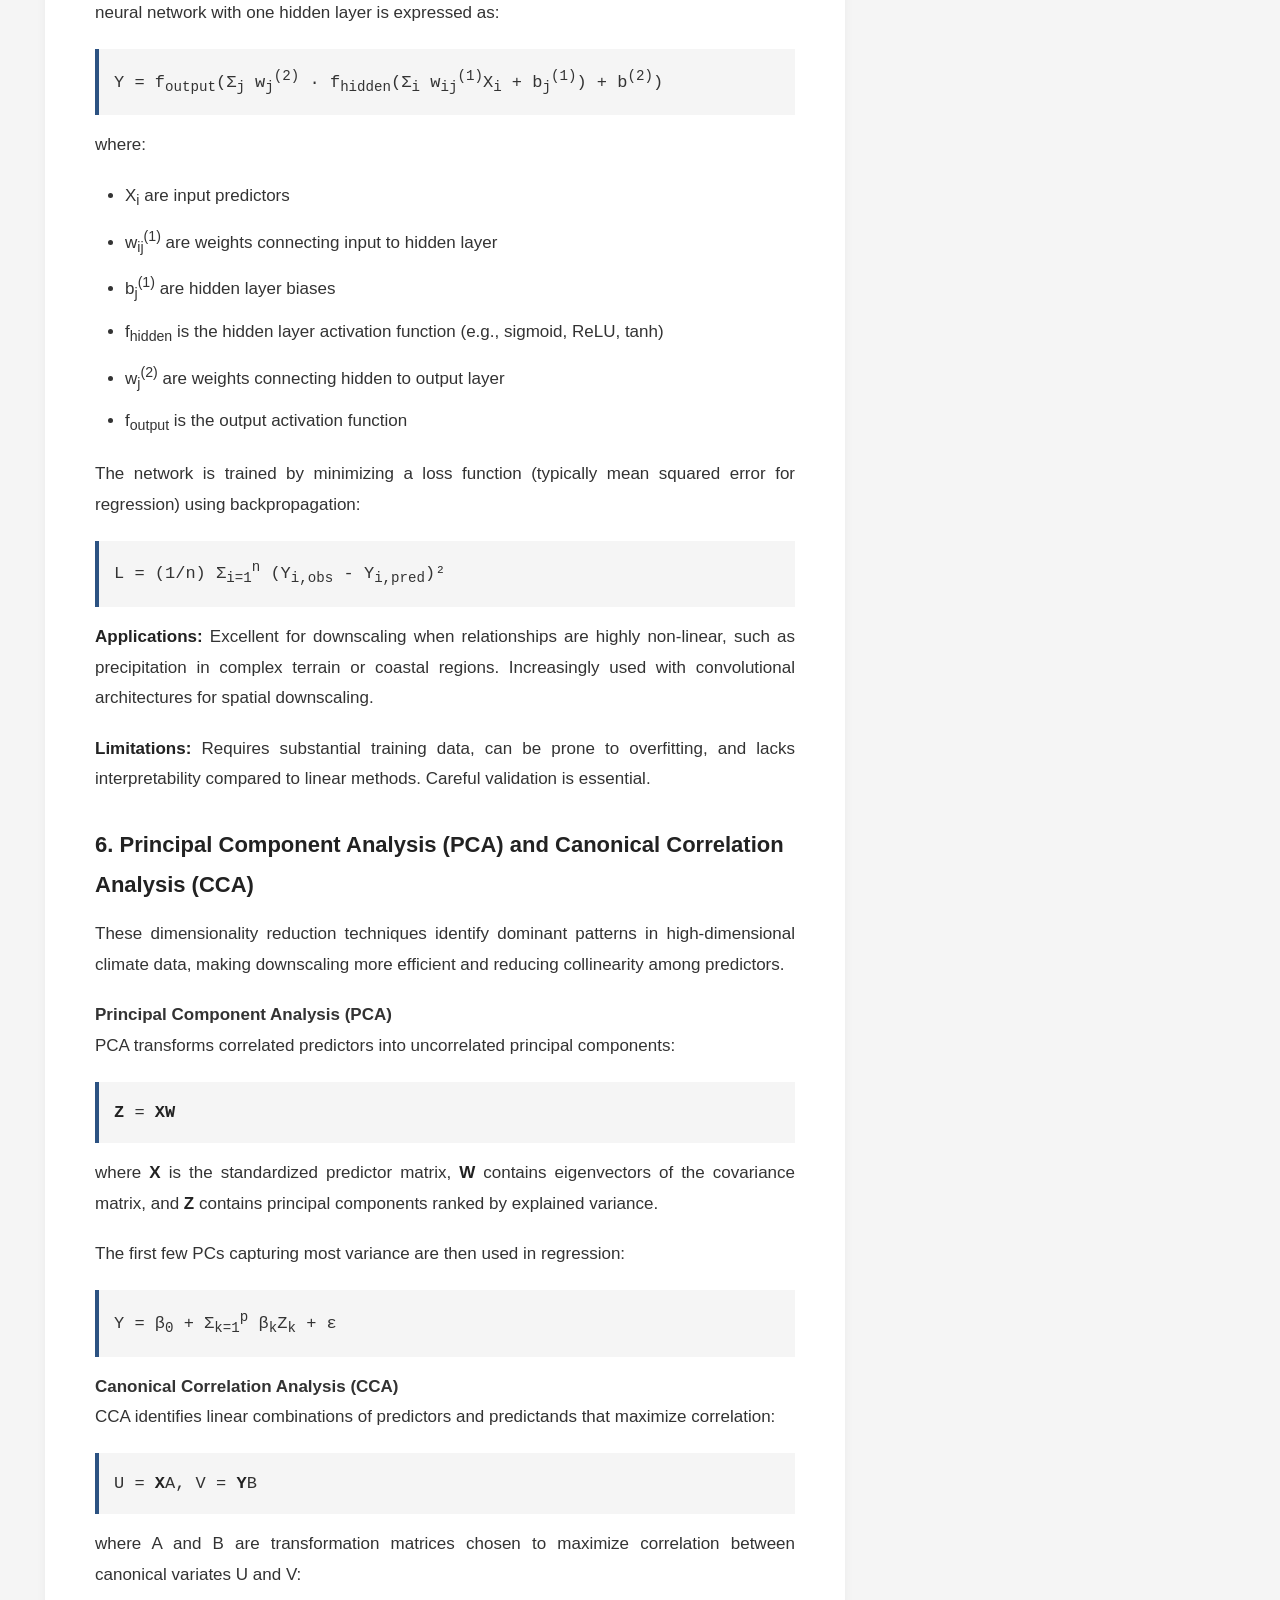
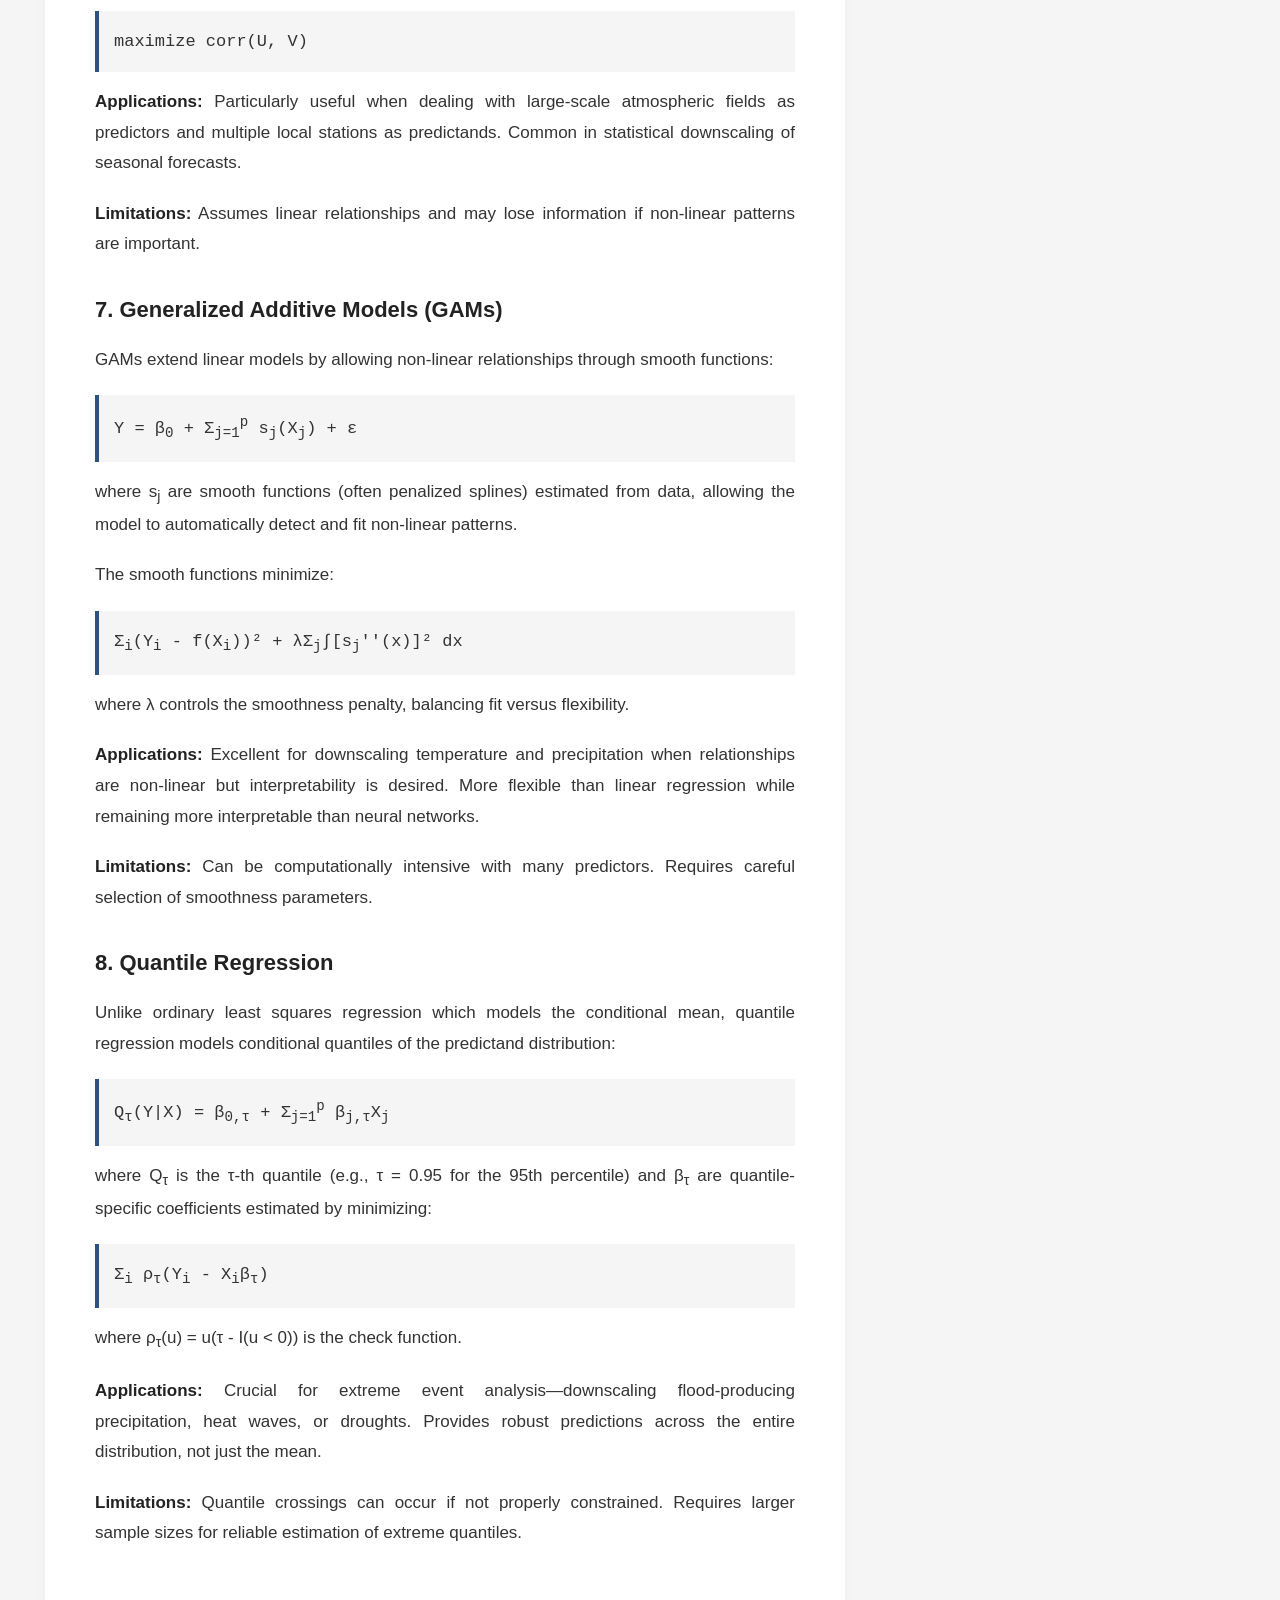
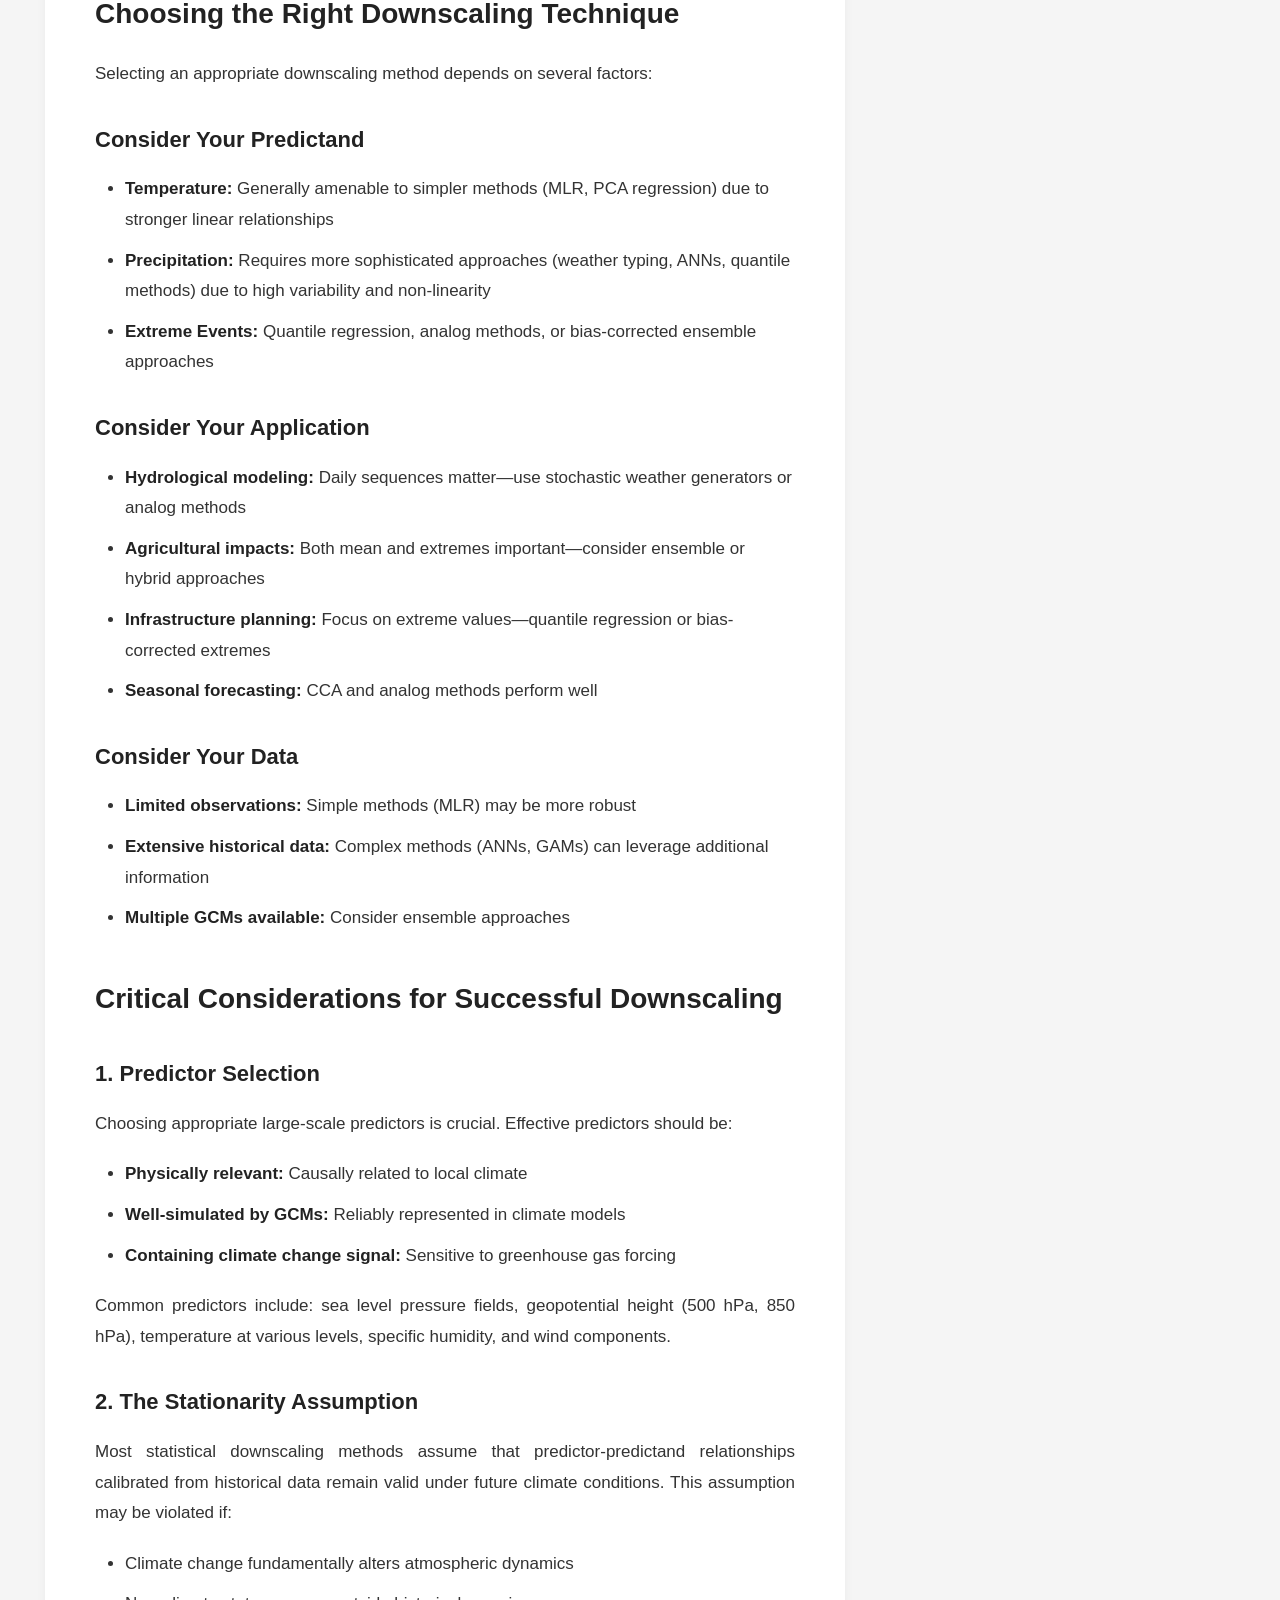
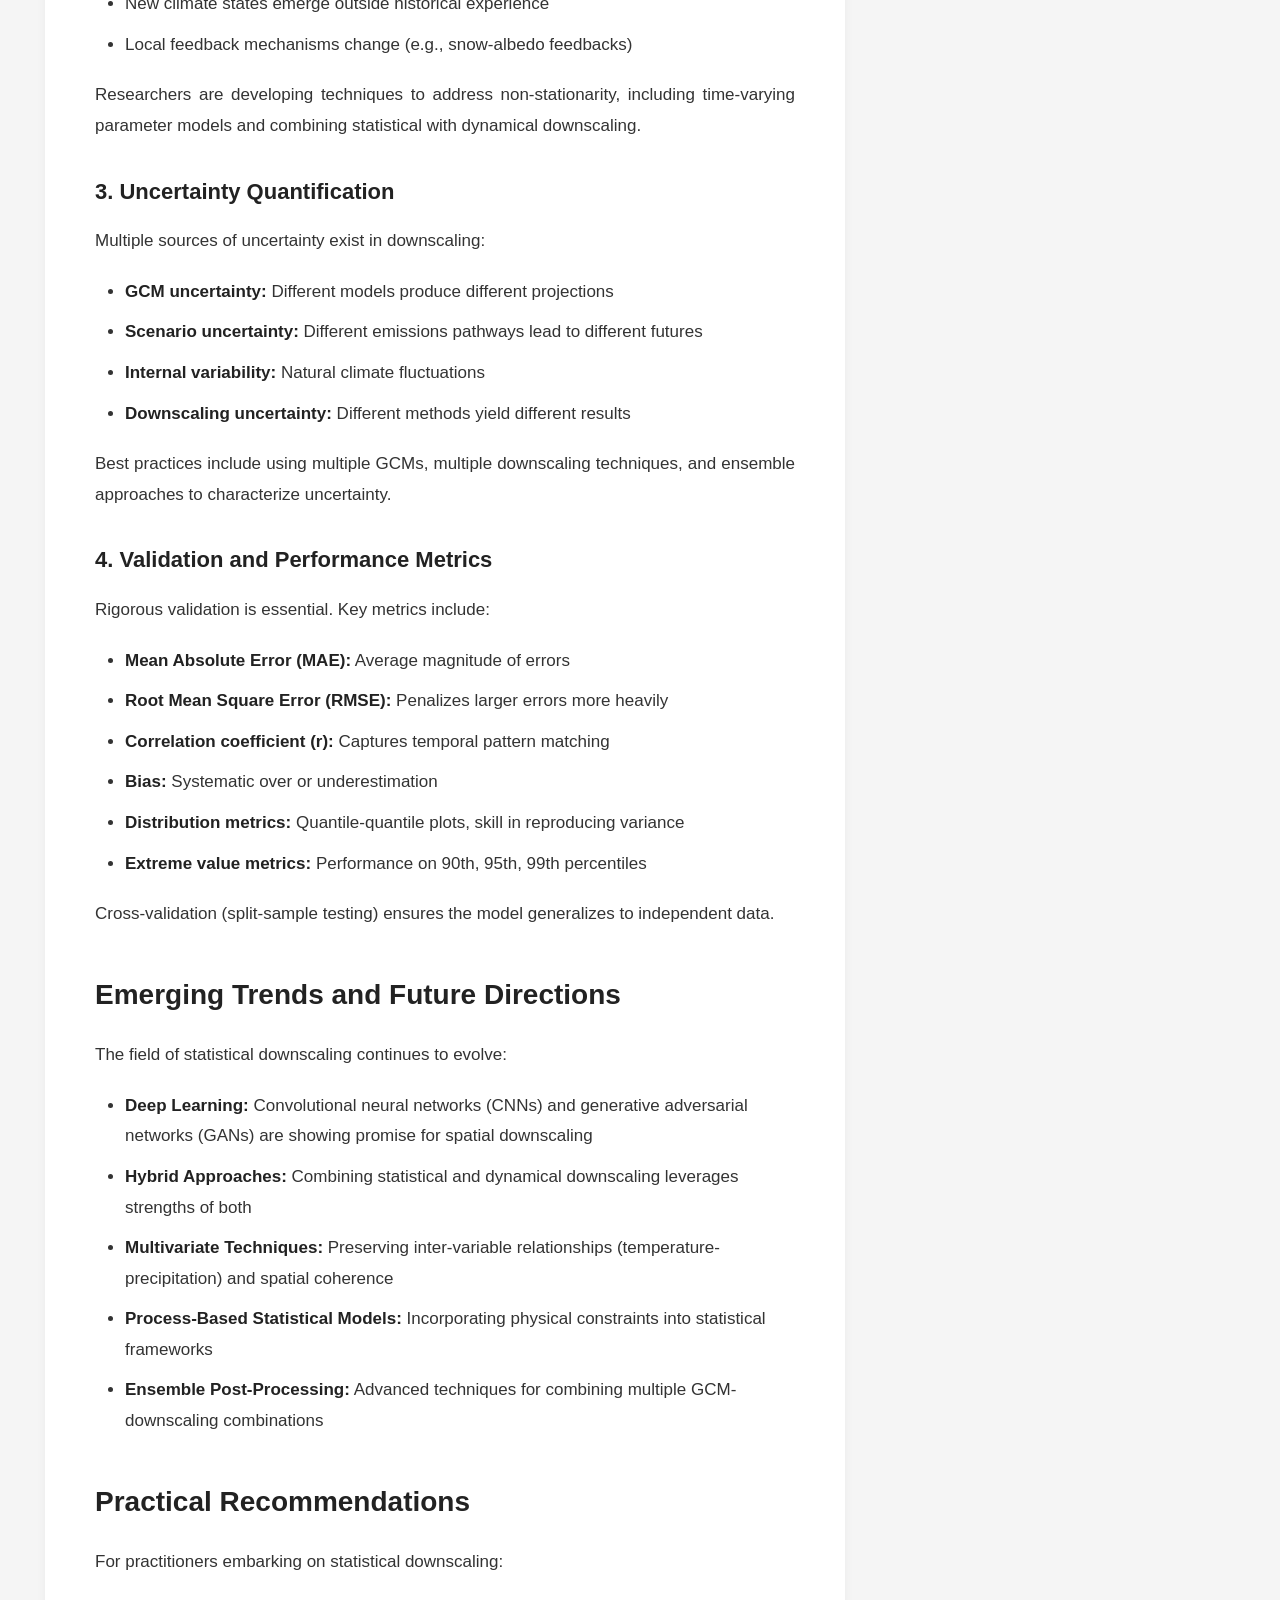
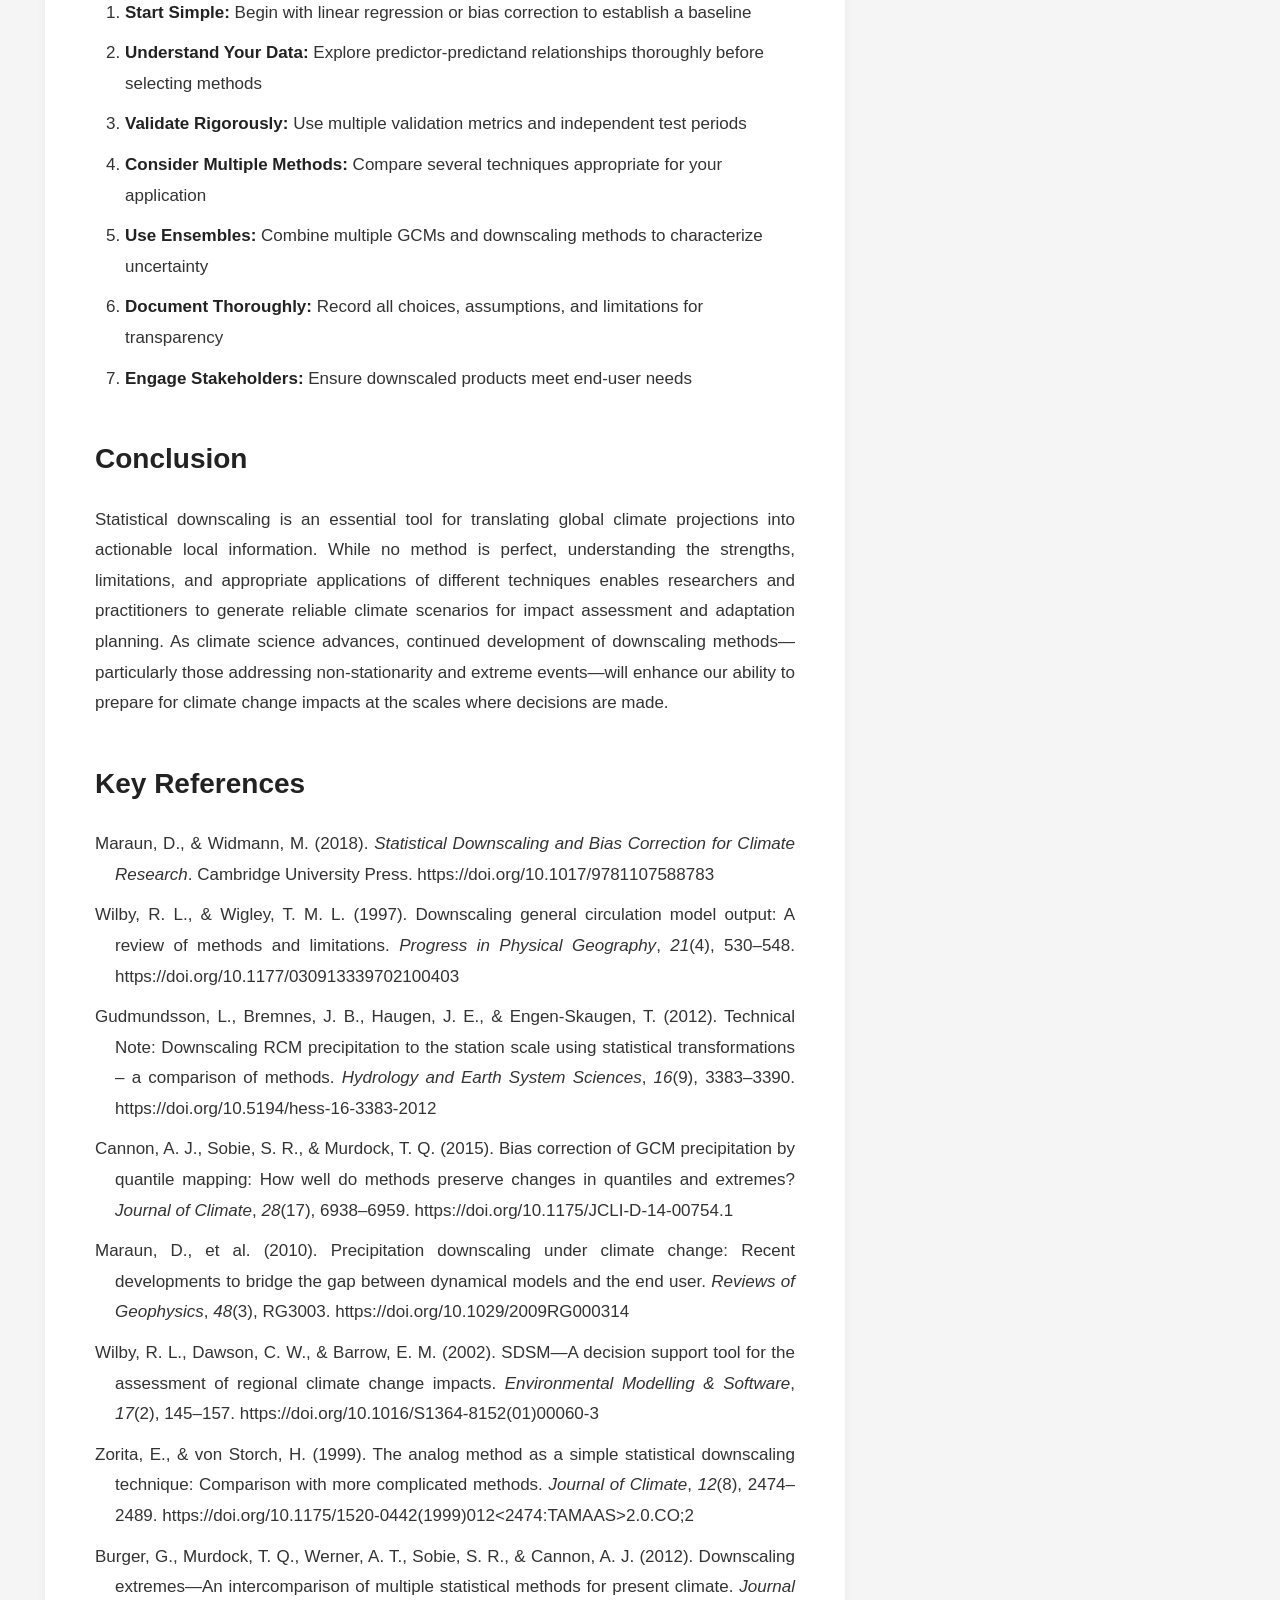
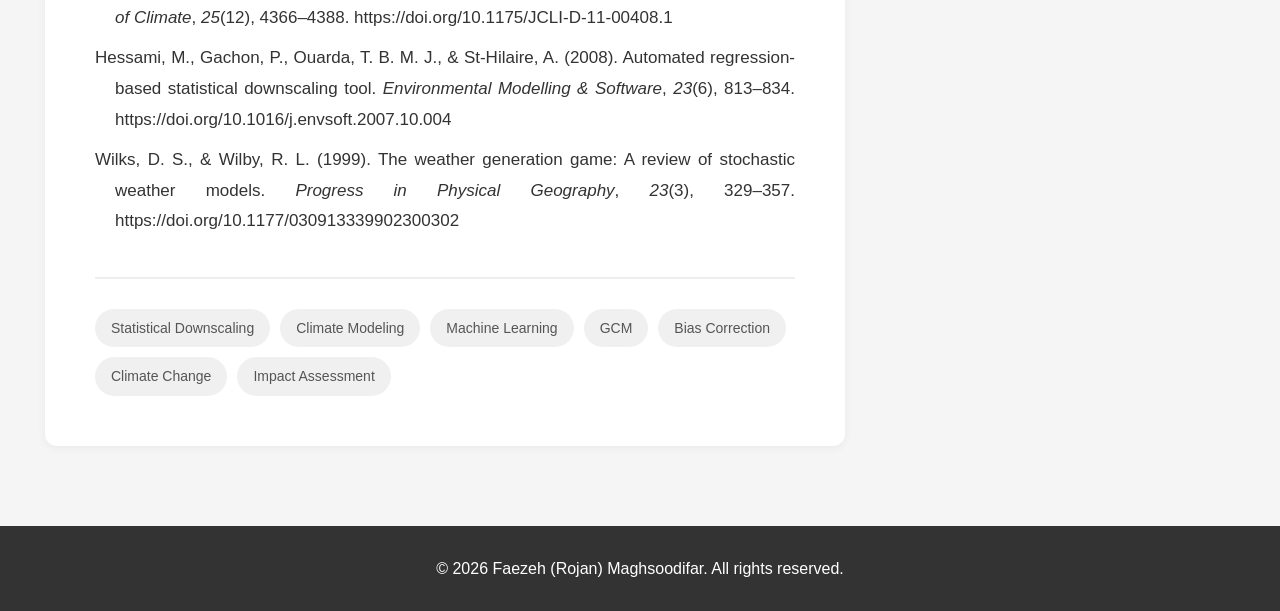
<file: Blog/Post6/index.html>
<!DOCTYPE html>
<html lang="en">
<head>
    <meta charset="UTF-8">
    <meta name="viewport" content="width=device-width, initial-scale=1.0">
    <title>Introduction to Statistical Downscaling: Techniques and Applications - Faezeh (Rojan)</title>
    <link rel="stylesheet" href="../../styles.css">
    <link rel="stylesheet" href="https://cdnjs.cloudflare.com/ajax/libs/font-awesome/6.4.0/css/all.min.css">
</head>
<body>
    <nav class="navbar">
        <div class="nav-container">
            <ul class="nav-menu">
                <li><a href="../../index.html">About Me</a></li>
                <li><a href="../../professional-contributions.html">Professional Contributions</a></li>
                <li><a href="../../research-projects.html">Research Projects</a></li>
                <li><a href="../../blog.html" class="active">Blog</a></li>
                <li><a href="../../my-toon-world.html">My Toon World</a></li>
                <li><a href="../../tools.html">Tools</a></li>
                <li><a href="../../knowledge-practice.html">Knowledge & Practice</a></li>
            </ul>
            <a href="../../index.html" class="nav-logo">
                <img src="../../logo.png" alt="FMF Logo">
            </a>
        </div>
    </nav>

    <main class="main-content">
        <div class="blog-post-container">
            <!-- LEFT SIDE: Main Post Content -->
            <article class="blog-post-full">
                <!-- Back to Blog -->
                <a href="../../blog.html" class="back-to-blog">
                    <i class="fas fa-arrow-left"></i> Back to Blog
                </a>

                <!-- Post Header -->
                <header class="post-header">
                    <h1 class="post-title-full">Introduction to Statistical Downscaling: Techniques and Applications</h1>
                    
                    <div class="post-meta-full">
                        <div class="author-info-full">
                            <img src="../../profile-photo.jpg" alt="Rojan" class="author-avatar-full">
                            <div>
                                <span class="author-name-full">Rojan</span>
                                <div class="post-details-full">
                                    <span class="post-date-full">Oct 15, 2024</span>
                                    <span class="post-dot">•</span>
                                    <span class="post-read-time-full">10 min read</span>
                                    </span>
                                </div>
                            </div>
                        </div>
                        
                        <div class="share-buttons">
                            <button class="share-btn" onclick="sharePost('linkedin')" title="Share on LinkedIn">
                                <i class="fab fa-linkedin"></i>
                            </button>
                            <button class="share-btn" onclick="sharePost('twitter')" title="Share on Twitter">
                                <i class="fab fa-twitter"></i>
                            </button>
                            <button class="share-btn" onclick="sharePost('facebook')" title="Share on Facebook">
                                <i class="fab fa-facebook"></i>
                            </button>
                            <button class="share-btn" onclick="copyPostLink()" title="Copy Link">
                                <i class="fas fa-link"></i>
                            </button>
                        </div>
                    </div>
                </header>

                <!-- Post Content -->
                <div class="post-content">

                    <!-- FIRST PARAGRAPH -->
                    <p>
                        Climate modeling is essential for understanding future weather patterns and planning for climate change impacts. However, Global Climate Models (GCMs) and Regional Climate Models (RCMs), while sophisticated, often lack the spatial resolution needed for regional or local impact assessments. GCMs typically operate at resolutions of 100-300 km, while many applications in hydrology, agriculture, and infrastructure planning require information at scales of 10 km or finer. This is where statistical downscaling becomes indispensable, bridging the gap between coarse-resolution climate projections and the fine-scale information needed for decision-making.
                    </p>

                    <!-- FEATURED IMAGE (AFTER FIRST PARAGRAPH) -->
                    <div class="post-featured-image">
                        <img src="overview.png" alt="Statistical Downscaling Overview">
                    </div>

                    <h2>What is Statistical Downscaling?</h2>
                    <p>
                        Statistical downscaling is a methodology that enhances the spatial and temporal resolution of coarse GCM or RCM outputs by establishing empirical relationships between large-scale climate variables (predictors) and local-scale climate conditions (predictands). These relationships, calibrated using historical observational data, allow us to translate global climate projections into actionable local-scale information.
                    </p>
                    <p>
                        The fundamental assumption underlying statistical downscaling is that the statistical relationships derived from historical data remain valid under future climate conditions—a concept known as stationarity. While this assumption has limitations in a changing climate, statistical downscaling remains computationally efficient and widely used for generating local climate scenarios.
                    </p>

                    <h2>The Downscaling Framework</h2>
                    <p>
                        Statistical downscaling typically involves three key components:
                    </p>
                    <ul>
                        <li><strong>Predictors (X):</strong> Large-scale atmospheric variables from GCMs such as sea level pressure, geopotential height, temperature, and humidity at various pressure levels</li>
                        <li><strong>Predictands (Y):</strong> Local-scale climate variables of interest, such as station temperature, precipitation, or wind speed</li>
                        <li><strong>Transfer Function (f):</strong> The statistical relationship that maps predictors to predictands: Y = f(X) + ε, where ε represents residual error</li>
                    </ul>

                    <h2>Statistical Downscaling Techniques</h2>
                    <p>
                        Statistical downscaling encompasses a diverse array of techniques, each with distinct strengths, limitations, and optimal applications. Let's explore these methods in detail.
                    </p>

                    <h3>1. Regression-Based Methods</h3>
                    <p>
                        Regression-based approaches are among the most straightforward and widely used downscaling techniques. They establish statistical relationships between large-scale predictors and local-scale predictands through various forms of regression analysis.
                    </p>

                    <h4>Simple Linear Regression</h4>
                    <p>
                        The simplest form models a direct linear relationship between a single predictor and predictand:
                    </p>
                    <div style="background-color: #f5f5f5; padding: 15px; border-left: 4px solid #2c5282; margin: 15px 0;">
                        <code>Y = β<sub>0</sub> + β<sub>1</sub>X + ε</code>
                    </div>
                    <p>
                        where Y is the local climate variable, X is the large-scale predictor, β<sub>0</sub> and β<sub>1</sub> are regression coefficients estimated using ordinary least squares, and ε is the error term assumed to be normally distributed.
                    </p>

                    <h4>Multiple Linear Regression (MLR)</h4>
                    <p>
                        Multiple linear regression extends this approach to incorporate multiple predictors:
                    </p>
                    <div style="background-color: #f5f5f5; padding: 15px; border-left: 4px solid #2c5282; margin: 15px 0;">
                        <code>Y = β<sub>0</sub> + β<sub>1</sub>X<sub>1</sub> + β<sub>2</sub>X<sub>2</sub> + ... + β<sub>p</sub>X<sub>p</sub> + ε</code>
                    </div>
                    <p>
                        or in matrix notation:
                    </p>
                    <div style="background-color: #f5f5f5; padding: 15px; border-left: 4px solid #2c5282; margin: 15px 0;">
                        <code><strong>Y</strong> = <strong>Xβ</strong> + <strong>ε</strong></code>
                    </div>
                    <p>
                        where <strong>X</strong> is the design matrix of predictors, <strong>β</strong> is the coefficient vector, and <strong>ε</strong> is the error vector.
                    </p>
                    <p>
                        <strong>Applications:</strong> MLR is commonly used for downscaling temperature and precipitation when linear relationships are appropriate. It's computationally efficient and interpretable, making it suitable for operational climate services.
                    </p>
                    <p>
                        <strong>Limitations:</strong> Assumes linear relationships and independence of predictors. May struggle with extreme values and non-linear climate processes.
                    </p>

                    <h3>2. Weather Typing (Analog Methods)</h3>
                    <p>
                        Weather typing, also known as the analog method or circulation pattern approach, is based on the premise that similar large-scale atmospheric circulation patterns produce similar local weather conditions. This non-parametric approach searches historical records for days with atmospheric patterns analogous to those projected by climate models.
                    </p>

                    <h4>The Analog Approach</h4>
                    <p>
                        The method identifies the k most similar historical days based on a distance metric:
                    </p>
                    <div style="background-color: #f5f5f5; padding: 15px; border-left: 4px solid #2c5282; margin: 15px 0;">
                        <code>d(X<sub>GCM</sub>, X<sub>hist,i</sub>) = √[Σ<sub>j</sub>(X<sub>GCM,j</sub> - X<sub>hist,i,j</sub>)²]</code>
                    </div>
                    <p>
                        where X<sub>GCM</sub> represents the GCM-predicted large-scale pattern, X<sub>hist,i</sub> represents historical patterns, and j indexes the spatial domain or variables.
                    </p>
                    <p>
                        The local predictand is then estimated as:
                    </p>
                    <div style="background-color: #f5f5f5; padding: 15px; border-left: 4px solid #2c5282; margin: 15px 0;">
                        <code>Y<sub>downscaled</sub> = (1/k) Σ<sub>i=1</sub><sup>k</sup> Y<sub>analog,i</sub></code>
                    </div>
                    <p>
                        where Y<sub>analog,i</sub> are the observed local values on the k analog days.
                    </p>
                    <p>
                        <strong>Applications:</strong> Particularly effective for precipitation and extreme events where relationships are highly non-linear. Widely used in hydrological modeling and agricultural impact assessments.
                    </p>
                    <p>
                        <strong>Limitations:</strong> Requires extensive historical datasets and assumes past climate variability encompasses future conditions. May underestimate unprecedented extremes under climate change.
                    </p>

                    <h3>3. Bias Correction Methods</h3>
                    <p>
                        Climate models often exhibit systematic biases when simulating local conditions. Bias correction methods adjust raw model outputs to better match observed climatology while preserving the climate change signal.
                    </p>

                    <h4>Delta Method (Change Factor)</h4>
                    <p>
                        The delta method applies the relative or absolute change simulated by the GCM to observed baseline climatology:
                    </p>
                    <p>For temperature (absolute change):</p>
                    <div style="background-color: #f5f5f5; padding: 15px; border-left: 4px solid #2c5282; margin: 15px 0;">
                        <code>T<sub>fut,corrected</sub> = T<sub>obs,hist</sub> + (T<sub>GCM,fut</sub> - T<sub>GCM,hist</sub>)</code>
                    </div>
                    <p>For precipitation (relative change):</p>
                    <div style="background-color: #f5f5f5; padding: 15px; border-left: 4px solid #2c5282; margin: 15px 0;">
                        <code>P<sub>fut,corrected</sub> = P<sub>obs,hist</sub> × (P<sub>GCM,fut</sub> / P<sub>GCM,hist</sub>)</code>
                    </div>

                    <h4>Quantile Mapping</h4>
                    <p>
                        Quantile mapping corrects the entire distribution of model outputs by matching model quantiles to observed quantiles. For each quantile q:
                    </p>
                    <div style="background-color: #f5f5f5; padding: 15px; border-left: 4px solid #2c5282; margin: 15px 0;">
                        <code>Y<sub>corrected</sub> = F<sub>obs</sub><sup>-1</sup>(F<sub>GCM</sub>(Y<sub>GCM</sub>))</code>
                    </div>
                    <p>
                        where F<sub>obs</sub><sup>-1</sup> is the inverse cumulative distribution function (CDF) of observations, and F<sub>GCM</sub> is the CDF of GCM output.
                    </p>
                    <p>
                        <strong>Quantile Delta Mapping (QDM)</strong> extends this by preserving relative changes in quantiles:
                    </p>
                    <div style="background-color: #f5f5f5; padding: 15px; border-left: 4px solid #2c5282; margin: 15px 0;">
                        <code>Y<sub>fut,corrected</sub> = F<sub>obs,hist</sub><sup>-1</sup>(F<sub>GCM,hist</sub>(Y<sub>GCM,fut</sub>)) + ΔY<sub>GCM</sub>(q)</code>
                    </div>
                    <p>
                        <strong>Applications:</strong> Essential preprocessing step for impact assessments. Particularly effective for correcting precipitation distributions and extreme values.
                    </p>
                    <p>
                        <strong>Limitations:</strong> Assumes stationary biases and may not preserve temporal sequencing or inter-variable relationships.
                    </p>

                    <h3>4. Stochastic Weather Generators</h3>
                    <p>
                        Stochastic weather generators (SWGs) simulate synthetic weather sequences that reproduce the statistical properties of observed weather while allowing for climate change modifications. These models are particularly valuable when long time series are needed for impact modeling.
                    </p>

                    <h4>Markov Chain Models for Precipitation</h4>
                    <p>
                        A first-order Markov chain models precipitation occurrence as:
                    </p>
                    <div style="background-color: #f5f5f5; padding: 15px; border-left: 4px solid #2c5282; margin: 15px 0;">
                        <code>P(W<sub>t</sub> | W<sub>t-1</sub>) = p<sub>01</sub> if day t-1 is dry, p<sub>11</sub> if day t-1 is wet</code>
                    </div>
                    <p>
                        where W<sub>t</sub> is the wet/dry state on day t, p<sub>01</sub> is the probability of a wet day following a dry day, and p<sub>11</sub> is the persistence probability of wet conditions.
                    </p>
                    <p>
                        Precipitation amounts on wet days are typically modeled using:
                    </p>
                    <ul>
                        <li><strong>Gamma distribution:</strong> P(x) = (x<sup>α-1</sup>e<sup>-x/β</sup>) / (Γ(α)β<sup>α</sup>)</li>
                        <li><strong>Mixed exponential distributions</strong></li>
                        <li><strong>Generalized Pareto distribution</strong> for extremes</li>
                    </ul>

                    <h4>Temperature Modeling</h4>
                    <p>
                        Temperature is often modeled as an autoregressive process:
                    </p>
                    <div style="background-color: #f5f5f5; padding: 15px; border-left: 4px solid #2c5282; margin: 15px 0;">
                        <code>T<sub>t</sub> = μ<sub>t</sub> + φ(T<sub>t-1</sub> - μ<sub>t-1</sub>) + ε<sub>t</sub></code>
                    </div>
                    <p>
                        where μ<sub>t</sub> is the mean temperature on day t, φ is the autocorrelation coefficient, and ε<sub>t</sub> is normally distributed random error.
                    </p>
                    <p>
                        <strong>Applications:</strong> Widely used in agricultural modeling (crop simulation), hydrological modeling (streamflow generation), and infrastructure stress testing where daily weather sequences matter.
                    </p>
                    <p>
                        <strong>Limitations:</strong> May not capture all aspects of climate variability, particularly sub-daily extremes and complex spatial patterns.
                    </p>

                    <h3>5. Artificial Neural Networks (ANNs)</h3>
                    <p>
                        Artificial Neural Networks are powerful machine learning tools capable of modeling complex, non-linear relationships between large-scale predictors and local predictands. A feedforward neural network with one hidden layer is expressed as:
                    </p>
                    <div style="background-color: #f5f5f5; padding: 15px; border-left: 4px solid #2c5282; margin: 15px 0;">
                        <code>Y = f<sub>output</sub>(Σ<sub>j</sub> w<sub>j</sub><sup>(2)</sup> · f<sub>hidden</sub>(Σ<sub>i</sub> w<sub>ij</sub><sup>(1)</sup>X<sub>i</sub> + b<sub>j</sub><sup>(1)</sup>) + b<sup>(2)</sup>)</code>
                    </div>
                    <p>
                        where:
                    </p>
                    <ul>
                        <li>X<sub>i</sub> are input predictors</li>
                        <li>w<sub>ij</sub><sup>(1)</sup> are weights connecting input to hidden layer</li>
                        <li>b<sub>j</sub><sup>(1)</sup> are hidden layer biases</li>
                        <li>f<sub>hidden</sub> is the hidden layer activation function (e.g., sigmoid, ReLU, tanh)</li>
                        <li>w<sub>j</sub><sup>(2)</sup> are weights connecting hidden to output layer</li>
                        <li>f<sub>output</sub> is the output activation function</li>
                    </ul>
                    <p>
                        The network is trained by minimizing a loss function (typically mean squared error for regression) using backpropagation:
                    </p>
                    <div style="background-color: #f5f5f5; padding: 15px; border-left: 4px solid #2c5282; margin: 15px 0;">
                        <code>L = (1/n) Σ<sub>i=1</sub><sup>n</sup> (Y<sub>i,obs</sub> - Y<sub>i,pred</sub>)²</code>
                    </div>
                    <p>
                        <strong>Applications:</strong> Excellent for downscaling when relationships are highly non-linear, such as precipitation in complex terrain or coastal regions. Increasingly used with convolutional architectures for spatial downscaling.
                    </p>
                    <p>
                        <strong>Limitations:</strong> Requires substantial training data, can be prone to overfitting, and lacks interpretability compared to linear methods. Careful validation is essential.
                    </p>

                    <h3>6. Principal Component Analysis (PCA) and Canonical Correlation Analysis (CCA)</h3>
                    <p>
                        These dimensionality reduction techniques identify dominant patterns in high-dimensional climate data, making downscaling more efficient and reducing collinearity among predictors.
                    </p>

                    <h4>Principal Component Analysis (PCA)</h4>
                    <p>
                        PCA transforms correlated predictors into uncorrelated principal components:
                    </p>
                    <div style="background-color: #f5f5f5; padding: 15px; border-left: 4px solid #2c5282; margin: 15px 0;">
                        <code><strong>Z</strong> = <strong>XW</strong></code>
                    </div>
                    <p>
                        where <strong>X</strong> is the standardized predictor matrix, <strong>W</strong> contains eigenvectors of the covariance matrix, and <strong>Z</strong> contains principal components ranked by explained variance.
                    </p>
                    <p>
                        The first few PCs capturing most variance are then used in regression:
                    </p>
                    <div style="background-color: #f5f5f5; padding: 15px; border-left: 4px solid #2c5282; margin: 15px 0;">
                        <code>Y = β<sub>0</sub> + Σ<sub>k=1</sub><sup>p</sup> β<sub>k</sub>Z<sub>k</sub> + ε</code>
                    </div>

                    <h4>Canonical Correlation Analysis (CCA)</h4>
                    <p>
                        CCA identifies linear combinations of predictors and predictands that maximize correlation:
                    </p>
                    <div style="background-color: #f5f5f5; padding: 15px; border-left: 4px solid #2c5282; margin: 15px 0;">
                        <code>U = <strong>X</strong>A, V = <strong>Y</strong>B</code>
                    </div>
                    <p>
                        where A and B are transformation matrices chosen to maximize correlation between canonical variates U and V:
                    </p>
                    <div style="background-color: #f5f5f5; padding: 15px; border-left: 4px solid #2c5282; margin: 15px 0;">
                        <code>maximize corr(U, V)</code>
                    </div>
                    <p>
                        <strong>Applications:</strong> Particularly useful when dealing with large-scale atmospheric fields as predictors and multiple local stations as predictands. Common in statistical downscaling of seasonal forecasts.
                    </p>
                    <p>
                        <strong>Limitations:</strong> Assumes linear relationships and may lose information if non-linear patterns are important.
                    </p>

                    <h3>7. Generalized Additive Models (GAMs)</h3>
                    <p>
                        GAMs extend linear models by allowing non-linear relationships through smooth functions:
                    </p>
                    <div style="background-color: #f5f5f5; padding: 15px; border-left: 4px solid #2c5282; margin: 15px 0;">
                        <code>Y = β<sub>0</sub> + Σ<sub>j=1</sub><sup>p</sup> s<sub>j</sub>(X<sub>j</sub>) + ε</code>
                    </div>
                    <p>
                        where s<sub>j</sub> are smooth functions (often penalized splines) estimated from data, allowing the model to automatically detect and fit non-linear patterns.
                    </p>
                    <p>
                        The smooth functions minimize:
                    </p>
                    <div style="background-color: #f5f5f5; padding: 15px; border-left: 4px solid #2c5282; margin: 15px 0;">
                        <code>Σ<sub>i</sub>(Y<sub>i</sub> - f(X<sub>i</sub>))² + λΣ<sub>j</sub>∫[s<sub>j</sub>''(x)]² dx</code>
                    </div>
                    <p>
                        where λ controls the smoothness penalty, balancing fit versus flexibility.
                    </p>
                    <p>
                        <strong>Applications:</strong> Excellent for downscaling temperature and precipitation when relationships are non-linear but interpretability is desired. More flexible than linear regression while remaining more interpretable than neural networks.
                    </p>
                    <p>
                        <strong>Limitations:</strong> Can be computationally intensive with many predictors. Requires careful selection of smoothness parameters.
                    </p>

                    <h3>8. Quantile Regression</h3>
                    <p>
                        Unlike ordinary least squares regression which models the conditional mean, quantile regression models conditional quantiles of the predictand distribution:
                    </p>
                    <div style="background-color: #f5f5f5; padding: 15px; border-left: 4px solid #2c5282; margin: 15px 0;">
                        <code>Q<sub>τ</sub>(Y|X) = β<sub>0,τ</sub> + Σ<sub>j=1</sub><sup>p</sup> β<sub>j,τ</sub>X<sub>j</sub></code>
                    </div>
                    <p>
                        where Q<sub>τ</sub> is the τ-th quantile (e.g., τ = 0.95 for the 95th percentile) and β<sub>τ</sub> are quantile-specific coefficients estimated by minimizing:
                    </p>
                    <div style="background-color: #f5f5f5; padding: 15px; border-left: 4px solid #2c5282; margin: 15px 0;">
                        <code>Σ<sub>i</sub> ρ<sub>τ</sub>(Y<sub>i</sub> - X<sub>i</sub>β<sub>τ</sub>)</code>
                    </div>
                    <p>
                        where ρ<sub>τ</sub>(u) = u(τ - I(u < 0)) is the check function.
                    </p>
                    <p>
                        <strong>Applications:</strong> Crucial for extreme event analysis—downscaling flood-producing precipitation, heat waves, or droughts. Provides robust predictions across the entire distribution, not just the mean.
                    </p>
                    <p>
                        <strong>Limitations:</strong> Quantile crossings can occur if not properly constrained. Requires larger sample sizes for reliable estimation of extreme quantiles.
                    </p>

                    <h2>Choosing the Right Downscaling Technique</h2>
                    <p>
                        Selecting an appropriate downscaling method depends on several factors:
                    </p>

                    <h3>Consider Your Predictand</h3>
                    <ul>
                        <li><strong>Temperature:</strong> Generally amenable to simpler methods (MLR, PCA regression) due to stronger linear relationships</li>
                        <li><strong>Precipitation:</strong> Requires more sophisticated approaches (weather typing, ANNs, quantile methods) due to high variability and non-linearity</li>
                        <li><strong>Extreme Events:</strong> Quantile regression, analog methods, or bias-corrected ensemble approaches</li>
                    </ul>

                    <h3>Consider Your Application</h3>
                    <ul>
                        <li><strong>Hydrological modeling:</strong> Daily sequences matter—use stochastic weather generators or analog methods</li>
                        <li><strong>Agricultural impacts:</strong> Both mean and extremes important—consider ensemble or hybrid approaches</li>
                        <li><strong>Infrastructure planning:</strong> Focus on extreme values—quantile regression or bias-corrected extremes</li>
                        <li><strong>Seasonal forecasting:</strong> CCA and analog methods perform well</li>
                    </ul>

                    <h3>Consider Your Data</h3>
                    <ul>
                        <li><strong>Limited observations:</strong> Simple methods (MLR) may be more robust</li>
                        <li><strong>Extensive historical data:</strong> Complex methods (ANNs, GAMs) can leverage additional information</li>
                        <li><strong>Multiple GCMs available:</strong> Consider ensemble approaches</li>
                    </ul>

                    <h2>Critical Considerations for Successful Downscaling</h2>

                    <h3>1. Predictor Selection</h3>
                    <p>
                        Choosing appropriate large-scale predictors is crucial. Effective predictors should be:
                    </p>
                    <ul>
                        <li><strong>Physically relevant:</strong> Causally related to local climate</li>
                        <li><strong>Well-simulated by GCMs:</strong> Reliably represented in climate models</li>
                        <li><strong>Containing climate change signal:</strong> Sensitive to greenhouse gas forcing</li>
                    </ul>
                    <p>
                        Common predictors include: sea level pressure fields, geopotential height (500 hPa, 850 hPa), temperature at various levels, specific humidity, and wind components.
                    </p>

                    <h3>2. The Stationarity Assumption</h3>
                    <p>
                        Most statistical downscaling methods assume that predictor-predictand relationships calibrated from historical data remain valid under future climate conditions. This assumption may be violated if:
                    </p>
                    <ul>
                        <li>Climate change fundamentally alters atmospheric dynamics</li>
                        <li>New climate states emerge outside historical experience</li>
                        <li>Local feedback mechanisms change (e.g., snow-albedo feedbacks)</li>
                    </ul>
                    <p>
                        Researchers are developing techniques to address non-stationarity, including time-varying parameter models and combining statistical with dynamical downscaling.
                    </p>

                    <h3>3. Uncertainty Quantification</h3>
                    <p>
                        Multiple sources of uncertainty exist in downscaling:
                    </p>
                    <ul>
                        <li><strong>GCM uncertainty:</strong> Different models produce different projections</li>
                        <li><strong>Scenario uncertainty:</strong> Different emissions pathways lead to different futures</li>
                        <li><strong>Internal variability:</strong> Natural climate fluctuations</li>
                        <li><strong>Downscaling uncertainty:</strong> Different methods yield different results</li>
                    </ul>
                    <p>
                        Best practices include using multiple GCMs, multiple downscaling techniques, and ensemble approaches to characterize uncertainty.
                    </p>

                    <h3>4. Validation and Performance Metrics</h3>
                    <p>
                        Rigorous validation is essential. Key metrics include:
                    </p>
                    <ul>
                        <li><strong>Mean Absolute Error (MAE):</strong> Average magnitude of errors</li>
                        <li><strong>Root Mean Square Error (RMSE):</strong> Penalizes larger errors more heavily</li>
                        <li><strong>Correlation coefficient (r):</strong> Captures temporal pattern matching</li>
                        <li><strong>Bias:</strong> Systematic over or underestimation</li>
                        <li><strong>Distribution metrics:</strong> Quantile-quantile plots, skill in reproducing variance</li>
                        <li><strong>Extreme value metrics:</strong> Performance on 90th, 95th, 99th percentiles</li>
                    </ul>
                    <p>
                        Cross-validation (split-sample testing) ensures the model generalizes to independent data.
                    </p>

                    <h2>Emerging Trends and Future Directions</h2>
                    <p>
                        The field of statistical downscaling continues to evolve:
                    </p>
                    <ul>
                        <li><strong>Deep Learning:</strong> Convolutional neural networks (CNNs) and generative adversarial networks (GANs) are showing promise for spatial downscaling</li>
                        <li><strong>Hybrid Approaches:</strong> Combining statistical and dynamical downscaling leverages strengths of both</li>
                        <li><strong>Multivariate Techniques:</strong> Preserving inter-variable relationships (temperature-precipitation) and spatial coherence</li>
                        <li><strong>Process-Based Statistical Models:</strong> Incorporating physical constraints into statistical frameworks</li>
                        <li><strong>Ensemble Post-Processing:</strong> Advanced techniques for combining multiple GCM-downscaling combinations</li>
                    </ul>

                    <h2>Practical Recommendations</h2>
                    <p>
                        For practitioners embarking on statistical downscaling:
                    </p>
                    <ol>
                        <li><strong>Start Simple:</strong> Begin with linear regression or bias correction to establish a baseline</li>
                        <li><strong>Understand Your Data:</strong> Explore predictor-predictand relationships thoroughly before selecting methods</li>
                        <li><strong>Validate Rigorously:</strong> Use multiple validation metrics and independent test periods</li>
                        <li><strong>Consider Multiple Methods:</strong> Compare several techniques appropriate for your application</li>
                        <li><strong>Use Ensembles:</strong> Combine multiple GCMs and downscaling methods to characterize uncertainty</li>
                        <li><strong>Document Thoroughly:</strong> Record all choices, assumptions, and limitations for transparency</li>
                        <li><strong>Engage Stakeholders:</strong> Ensure downscaled products meet end-user needs</li>
                    </ol>

                    <h2>Conclusion</h2>
                    <p>
                        Statistical downscaling is an essential tool for translating global climate projections into actionable local information. While no method is perfect, understanding the strengths, limitations, and appropriate applications of different techniques enables researchers and practitioners to generate reliable climate scenarios for impact assessment and adaptation planning. As climate science advances, continued development of downscaling methods—particularly those addressing non-stationarity and extreme events—will enhance our ability to prepare for climate change impacts at the scales where decisions are made.
                    </p>

                    <h2>Key References</h2>
                    <p style="margin-left: 20px; text-indent: -20px; margin-bottom: 10px;">
                        Maraun, D., & Widmann, M. (2018). <em>Statistical Downscaling and Bias Correction for Climate Research</em>. Cambridge University Press. https://doi.org/10.1017/9781107588783
                    </p>
                    <p style="margin-left: 20px; text-indent: -20px; margin-bottom: 10px;">
                        Wilby, R. L., & Wigley, T. M. L. (1997). Downscaling general circulation model output: A review of methods and limitations. <em>Progress in Physical Geography</em>, <em>21</em>(4), 530–548. https://doi.org/10.1177/030913339702100403
                    </p>
                    <p style="margin-left: 20px; text-indent: -20px; margin-bottom: 10px;">
                        Gudmundsson, L., Bremnes, J. B., Haugen, J. E., & Engen-Skaugen, T. (2012). Technical Note: Downscaling RCM precipitation to the station scale using statistical transformations – a comparison of methods. <em>Hydrology and Earth System Sciences</em>, <em>16</em>(9), 3383–3390. https://doi.org/10.5194/hess-16-3383-2012
                    </p>
                    <p style="margin-left: 20px; text-indent: -20px; margin-bottom: 10px;">
                        Cannon, A. J., Sobie, S. R., & Murdock, T. Q. (2015). Bias correction of GCM precipitation by quantile mapping: How well do methods preserve changes in quantiles and extremes? <em>Journal of Climate</em>, <em>28</em>(17), 6938–6959. https://doi.org/10.1175/JCLI-D-14-00754.1
                    </p>
                    <p style="margin-left: 20px; text-indent: -20px; margin-bottom: 10px;">
                        Maraun, D., et al. (2010). Precipitation downscaling under climate change: Recent developments to bridge the gap between dynamical models and the end user. <em>Reviews of Geophysics</em>, <em>48</em>(3), RG3003. https://doi.org/10.1029/2009RG000314
                    </p>
                    <p style="margin-left: 20px; text-indent: -20px; margin-bottom: 10px;">
                        Wilby, R. L., Dawson, C. W., & Barrow, E. M. (2002). SDSM—A decision support tool for the assessment of regional climate change impacts. <em>Environmental Modelling & Software</em>, <em>17</em>(2), 145–157. https://doi.org/10.1016/S1364-8152(01)00060-3
                    </p>
                    <p style="margin-left: 20px; text-indent: -20px; margin-bottom: 10px;">
                        Zorita, E., & von Storch, H. (1999). The analog method as a simple statistical downscaling technique: Comparison with more complicated methods. <em>Journal of Climate</em>, <em>12</em>(8), 2474–2489. https://doi.org/10.1175/1520-0442(1999)012<2474:TAMAAS>2.0.CO;2
                    </p>
                    <p style="margin-left: 20px; text-indent: -20px; margin-bottom: 10px;">
                        Burger, G., Murdock, T. Q., Werner, A. T., Sobie, S. R., & Cannon, A. J. (2012). Downscaling extremes—An intercomparison of multiple statistical methods for present climate. <em>Journal of Climate</em>, <em>25</em>(12), 4366–4388. https://doi.org/10.1175/JCLI-D-11-00408.1
                    </p>
                    <p style="margin-left: 20px; text-indent: -20px; margin-bottom: 10px;">
                        Hessami, M., Gachon, P., Ouarda, T. B. M. J., & St-Hilaire, A. (2008). Automated regression-based statistical downscaling tool. <em>Environmental Modelling & Software</em>, <em>23</em>(6), 813–834. https://doi.org/10.1016/j.envsoft.2007.10.004
                    </p>
                    <p style="margin-left: 20px; text-indent: -20px; margin-bottom: 10px;">
                        Wilks, D. S., & Wilby, R. L. (1999). The weather generation game: A review of stochastic weather models. <em>Progress in Physical Geography</em>, <em>23</em>(3), 329–357. https://doi.org/10.1177/030913339902300302
                    </p>
                </div>

                <!-- Tags -->
                <div class="post-tags">
                    <span class="tag">Statistical Downscaling</span>
                    <span class="tag">Climate Modeling</span>
                    <span class="tag">Machine Learning</span>
                    <span class="tag">GCM</span>
                    <span class="tag">Bias Correction</span>
                    <span class="tag">Climate Change</span>
                    <span class="tag">Impact Assessment</span>
                </div>
            </article>

            <!-- RIGHT SIDE: Sidebar with Related/Newer Posts -->
            <aside class="post-sidebar">
                <!-- Recent Posts Section -->
                <div class="sidebar-section">
                    <h3 class="sidebar-title">
                        <i class="fas fa-clock"></i> Recent Posts
                    </h3>
                    <div id="newer-posts" class="sidebar-posts-list">
                        <!-- Auto-populated by JavaScript -->
                    </div>
                </div>

                <!-- Related Posts Section -->
                <div class="sidebar-section">
                    <h3 class="sidebar-title">
                        <i class="fas fa-tags"></i> Related Posts
                    </h3>
                    <div id="related-posts" class="sidebar-posts-list">
                        <!-- Auto-populated by JavaScript -->
                    </div>
                </div>
            </aside>
        </div>
    </main>

    <footer class="footer">
        <p>&copy; 2026 Faezeh (Rojan) Maghsoodifar. All rights reserved.</p>
    </footer>

    <script>
        // ============================================
        // BLOG POSTS DATABASE - ALL POSTS INCLUDING THIS ONE
        // ============================================
        const allBlogPosts = [
            {
                title: "Understanding Taylor Diagrams: A Comprehensive Educational Guide",
                url: "../../Blog/Post6/",
                date: "2026-02-08",
                tags: ["Taylor Diagrams", "Model Validation", "Statistical Analysis", "Machine Learning", "Deep Learning", "Climate Modeling"],
                image: "../../Blog/Post6/cover.png",
                excerpt: "A comprehensive guide to Taylor diagrams and their applications in model validation..."
            },
            {
                title: "Understanding DEM, DTM, and DSM",
                url: "../../Blog/Post1/",
                date: "2025-08-05",
                tags: ["Geospatial Analysis", "DEM", "Flood Modeling", "Coastal Engineering"],
                image: "../../Blog/Post1/cover.png",
                excerpt: "Digital Elevation Models are fundamental to geospatial analysis..."
            },
            {
                title: "The Spring-Neap Cycle Requirement in Hurricane Hindcast Modeling",
                url: "../../Blog/Post2/",
                date: "2025-06-03",
                tags: ["Storm Surge", "Hurricane Modeling", "Coastal Hydrology", "Flood Modeling"],
                image: "../../Blog/Post2/cover.png",
                excerpt: "A technical analysis of why hurricane hindcasts must span complete tidal cycles..."
            },
            {
                title: "Understanding Flood Mapping and Modeling: Bathtub, HAND, and Hydrodynamic Methods",
                url: "../../Blog/Post3/",
                date: "2025-02-24",
                tags: ["Flood Modeling", "Bathtub Model", "HAND Model", "Hydrodynamic Modeling", "Coastal Engineering"],
                image: "../../Blog/Post3/cover.png",
                excerpt: "Exploring three common flood modeling methods and their applications..."
            },
            {
                title: "Introduction to Statistical Downscaling: Techniques and Applications",
                url: "../../Blog/Post7/",
                date: "2024-10-15",
                tags: ["Statistical Downscaling", "Climate Modeling", "Machine Learning", "GCM", "Bias Correction", "Climate Change"],
                image: "../../Blog/Post7/cover.png",
                excerpt: "Comprehensive guide to statistical downscaling methods for climate projections..."
            },
            {
                title: "The Role of Bathymetry in Hydrodynamic Modeling and Coastal Resilience",
                url: "../../Blog/Post4/",
                date: "2024-11-10",
                tags: ["Bathymetry", "Coastal Engineering", "Hydrodynamic Modeling", "Flood Modeling", "Estuaries"],
                image: "../../Blog/Post4/cover.png",
                excerpt: "How underwater topography shapes coastal processes and flood risk..."
            },
            {
                title: "Dive into Mesh Generation for Hydrodynamic Modeling with Delft3D-FM",
                url: "../../Blog/Post5/",
                date: "2024-11-06",
                tags: ["Mesh Generation", "Delft3D-FM", "Hydrodynamic Modeling", "Computational Modeling", "Coastal Engineering"],
                image: "../../Blog/Post5/cover.png",
                excerpt: "A comprehensive guide to mesh types and refinement strategies..."
            }
        ];

        // ============================================
        // CURRENT POST CONFIGURATION - POST 7
        // ============================================
        const currentPost = {
            title: "Introduction to Statistical Downscaling: Techniques and Applications",
            date: "2024-10-15",
            tags: ["Statistical Downscaling", "Climate Modeling", "Machine Learning", "GCM", "Bias Correction", "Climate Change"]
        };

        // ============================================
        // AUTO-POPULATE RELATED & NEWER POSTS
        // ============================================
        function populateSidebar() {
            const newerPosts = allBlogPosts
                .filter(post => post.title !== currentPost.title && new Date(post.date) > new Date(currentPost.date))
                .sort((a, b) => new Date(b.date) - new Date(a.date))
                .slice(0, 3);

            const relatedPosts = allBlogPosts
                .filter(post => {
                    if (post.title === currentPost.title) return false;
                    const sharedTags = post.tags.filter(tag => currentPost.tags.includes(tag));
                    return sharedTags.length > 0;
                })
                .map(post => {
                    const sharedTags = post.tags.filter(tag => currentPost.tags.includes(tag));
                    return { ...post, relevance: sharedTags.length };
                })
                .sort((a, b) => b.relevance - a.relevance)
                .slice(0, 3);

            const newerPostsContainer = document.getElementById('newer-posts');
            if (newerPosts.length > 0) {
                newerPostsContainer.innerHTML = newerPosts.map(post => createSidebarPostHTML(post)).join('');
            } else {
                newerPostsContainer.innerHTML = '<p class="no-posts">No newer posts yet</p>';
            }

            const relatedPostsContainer = document.getElementById('related-posts');
            if (relatedPosts.length > 0) {
                relatedPostsContainer.innerHTML = relatedPosts.map(post => createSidebarPostHTML(post)).join('');
            } else {
                relatedPostsContainer.innerHTML = '<p class="no-posts">No related posts found</p>';
            }
        }

        function createSidebarPostHTML(post) {
            const postDate = new Date(post.date).toLocaleDateString('en-US', { 
                month: 'short', 
                day: 'numeric', 
                year: 'numeric' 
            });

            return `
                <a href="${post.url}" class="sidebar-post-item">
                    <div class="sidebar-post-image">
                        <img src="${post.image}" alt="${post.title}">
                    </div>
                    <div class="sidebar-post-info">
                        <h4 class="sidebar-post-title">${post.title}</h4>
                        <span class="sidebar-post-date">
                            <i class="fas fa-calendar-alt"></i> ${postDate}
                        </span>
                    </div>
                </a>
            `;
        }

        // ============================================
        // SHARE FUNCTIONS
        // ============================================
        function sharePost(platform) {
            const title = document.querySelector('.post-title-full').textContent;
            const url = window.location.href;
            const text = encodeURIComponent(title);
            const shareUrl = encodeURIComponent(url);
            
            let shareLink = '';
            
            switch(platform) {
                case 'linkedin':
                    shareLink = `https://www.linkedin.com/sharing/share-offsite/?url=${shareUrl}`;
                    break;
                case 'twitter':
                    shareLink = `https://twitter.com/intent/tweet?text=${text}&url=${shareUrl}`;
                    break;
                case 'facebook':
                    shareLink = `https://www.facebook.com/sharer/sharer.php?u=${shareUrl}`;
                    break;
            }
            
            if (shareLink) {
                window.open(shareLink, '_blank', 'width=600,height=400');
            }
        }

        function copyPostLink() {
            const url = window.location.href;
            
            navigator.clipboard.writeText(url).then(() => {
                const notification = document.createElement('div');
                notification.className = 'copy-notification';
                notification.textContent = '✓ Link copied to clipboard!';
                document.body.appendChild(notification);
                
                setTimeout(() => {
                    notification.classList.add('show');
                }, 10);
                
                setTimeout(() => {
                    notification.classList.remove('show');
                    setTimeout(() => {
                        document.body.removeChild(notification);
                    }, 300);
                }, 2000);
            });
        }

        // ============================================
        // AUTOMATIC VIEW COUNTER
        // ============================================
        function initializeViewCounter() {
            const postId = window.location.pathname.replace(/\//g, '-').replace('.html', '');
            const storageKey = `post-views-${postId}`;
            
            const lastView = localStorage.getItem(`${storageKey}-timestamp`);
            const now = Date.now();
            const oneDayInMs = 24 * 60 * 60 * 1000;
            
            if (!lastView || (now - parseInt(lastView)) > oneDayInMs) {
                incrementViewCount(postId);
                localStorage.setItem(`${storageKey}-timestamp`, now.toString());
            } else {
                loadViewCount(postId);
            }
        }
        
        function incrementViewCount(postId) {
            const apiUrl = `https://api.countapi.xyz/hit/faezemqfr.github.io/${postId}`;
            
            fetch(apiUrl)
                .then(response => response.json())
                .then(data => {
                    updateViewDisplay(data.value);
                })
                .catch(error => {
                    console.log('View counter unavailable');
                    fallbackViewCounter(postId);
                });
        }
        
        function loadViewCount(postId) {
            const apiUrl = `https://api.countapi.xyz/get/faezemqfr.github.io/${postId}`;
            
            fetch(apiUrl)
                .then(response => response.json())
                .then(data => {
                    if (data.value) {
                        updateViewDisplay(data.value);
                    }
                })
                .catch(error => {
                    console.log('View counter unavailable');
                });
        }
        
        function updateViewDisplay(count) {
            const viewCountElement = document.querySelector('.view-count-full');
            if (viewCountElement) {
                viewCountElement.innerHTML = `<i class="fas fa-eye"></i> ${count} views`;
            }
        }
        
        function fallbackViewCounter(postId) {
            const storageKey = `post-views-${postId}`;
            let views = parseInt(localStorage.getItem(storageKey)) || 0;
            views++;
            localStorage.setItem(storageKey, views.toString());
            updateViewDisplay(views);
        }

        // ============================================
        // INITIALIZE ALL
        // ============================================
        document.addEventListener('DOMContentLoaded', function() {
            populateSidebar();
            initializeViewCounter();
        });
    </script>
</body>
</html>
</file>
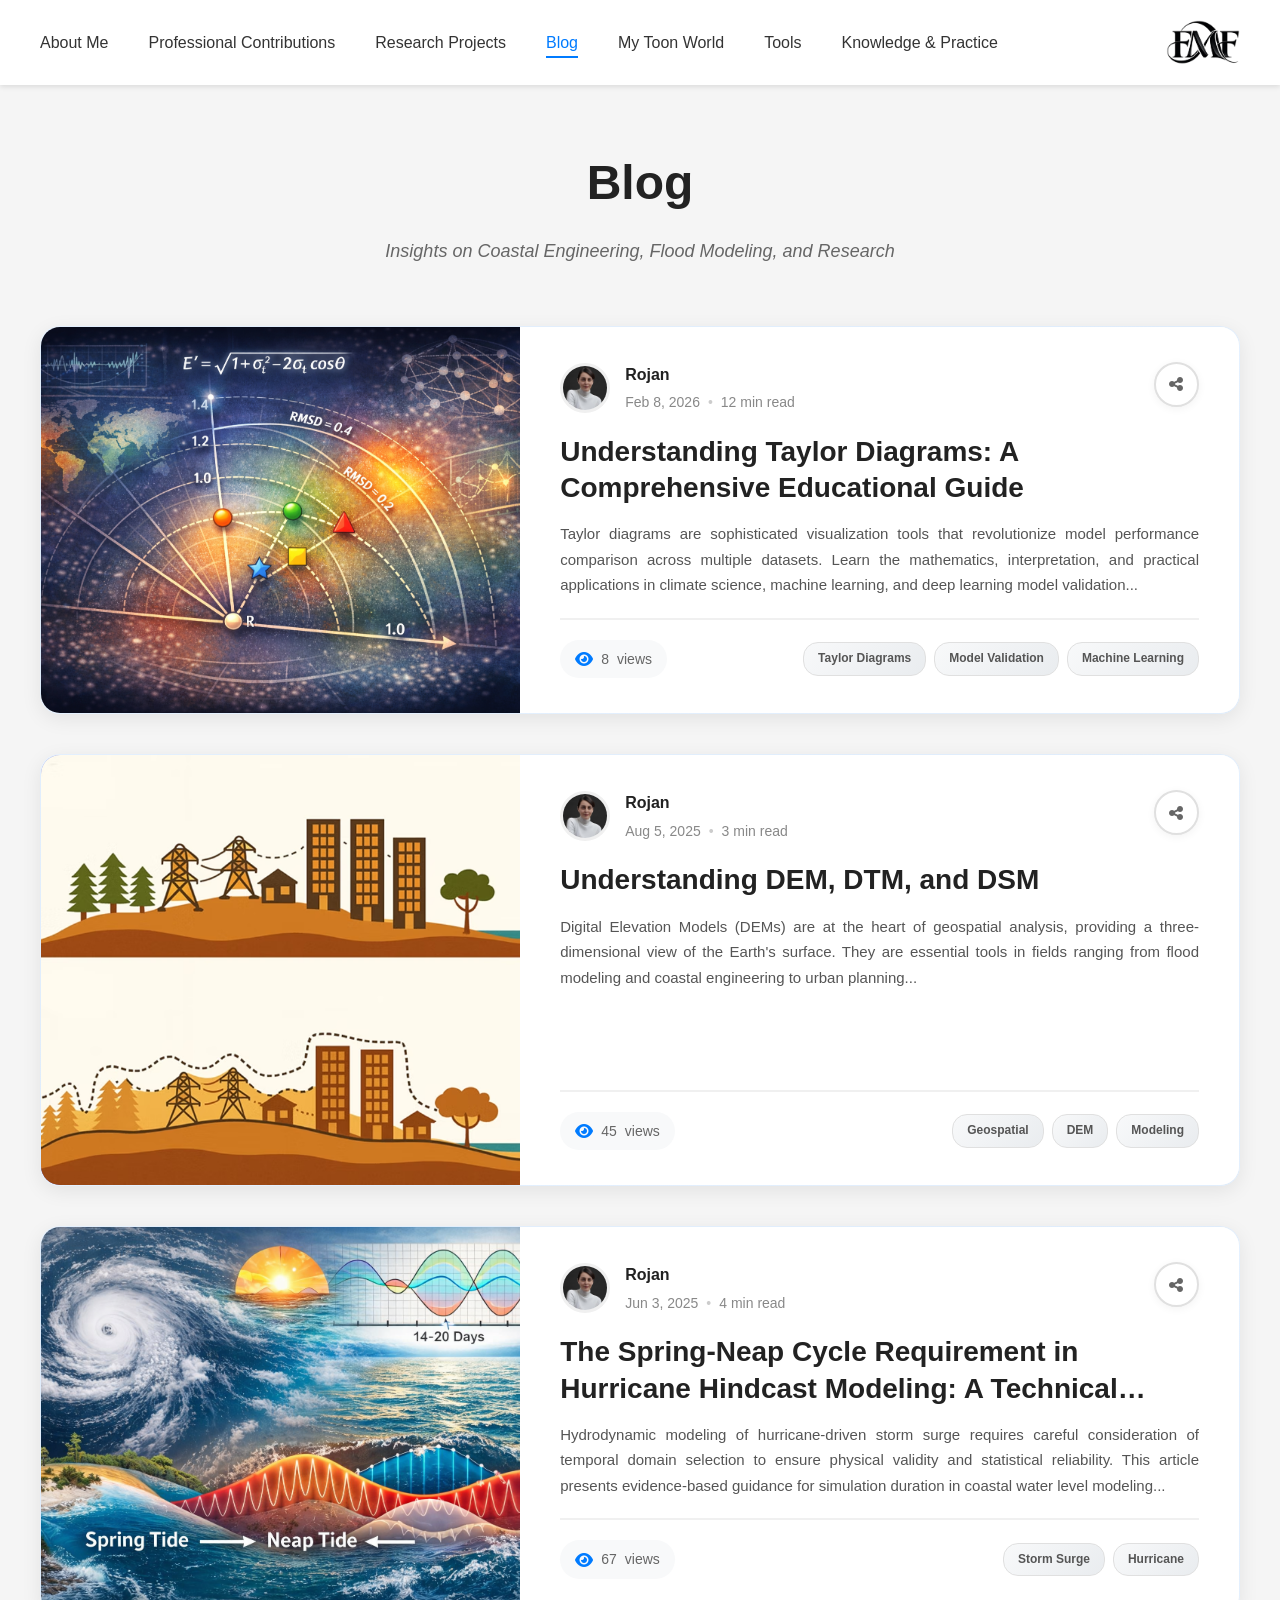
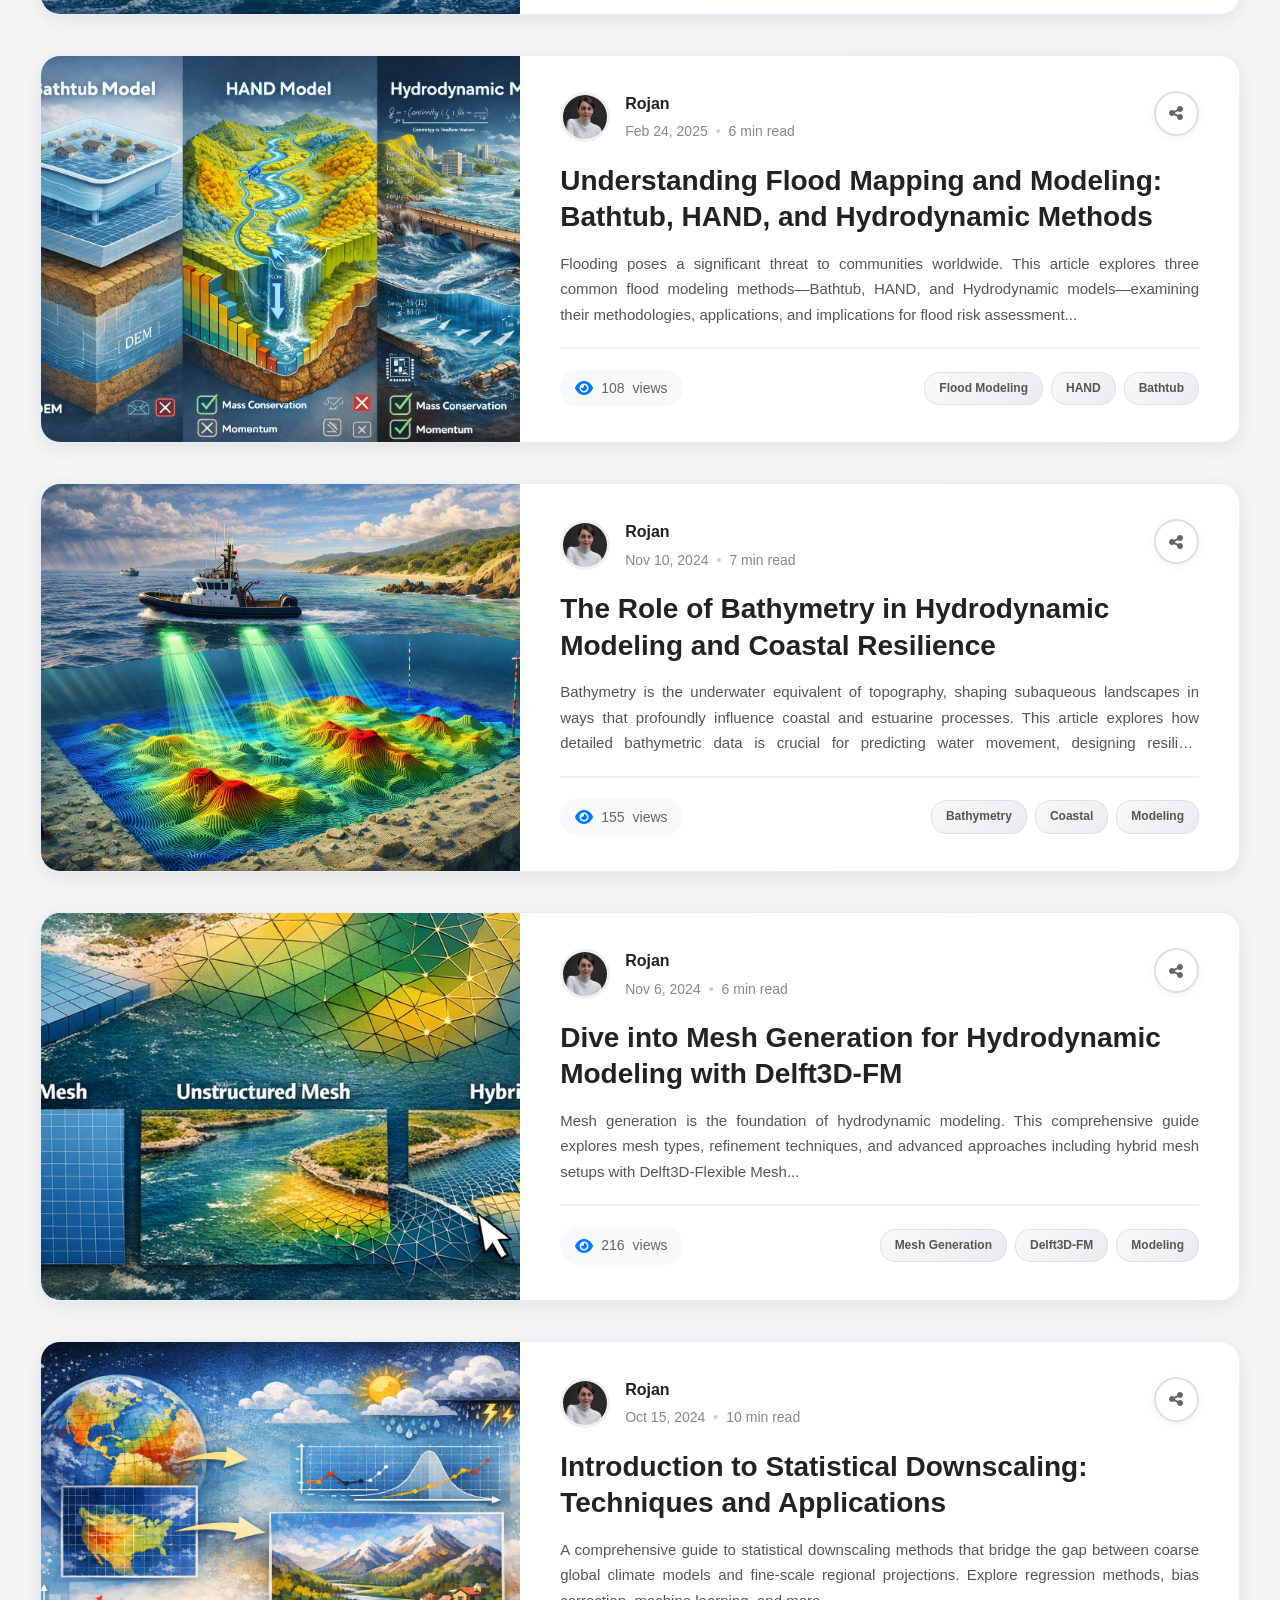
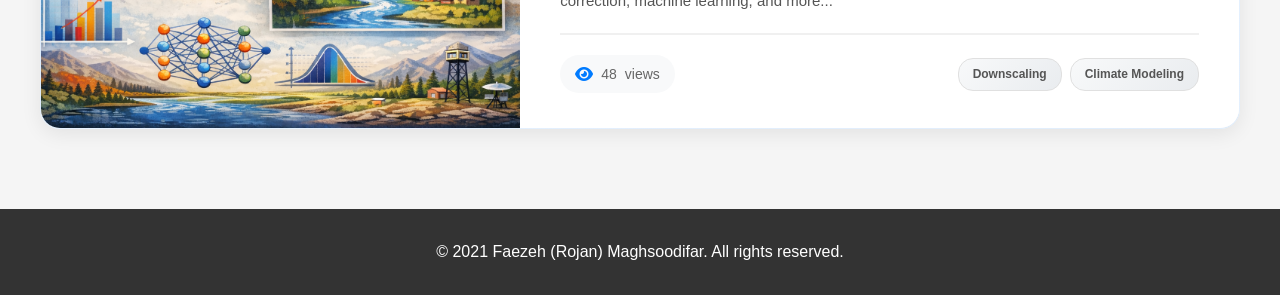
<file: blog.html>
<!DOCTYPE html>
<html lang="en">
<head>
    <meta charset="UTF-8">
    <meta name="viewport" content="width=device-width, initial-scale=1.0">
    <title>Blog - Faezeh (Rojan)</title>
    <link rel="stylesheet" href="styles.css">
    <link rel="stylesheet" href="https://cdnjs.cloudflare.com/ajax/libs/font-awesome/6.4.0/css/all.min.css">
</head>
<body>
    <nav class="navbar">
        <div class="nav-container">
            <ul class="nav-menu">
                <li><a href="index.html">About Me</a></li>
                <li><a href="professional-contributions.html">Professional Contributions</a></li>
                <li><a href="research-projects.html">Research Projects</a></li>
                <li><a href="blog.html" class="active">Blog</a></li>
                <li><a href="my-toon-world.html">My Toon World</a></li>
                <li><a href="tools.html">Tools</a></li>
                <li><a href="knowledge-practice.html">Knowledge & Practice</a></li>
            </ul>
            <a href="index.html" class="nav-logo">
                <img src="logo.png" alt="FMF Logo">
            </a>
        </div>
    </nav>

    <main class="main-content">
        <div class="page-header">
            <h1>Blog</h1>
            <p class="subtitle">Insights on Coastal Engineering, Flood Modeling, and Research</p>
        </div>

        <div class="blog-posts-container">
            
            <!-- Blog New Post Card 1 -->
            <article class="blog-post-card" onclick="openPost('Blog/NewPost1/')">
                <div class="blog-post-image">
                    <img src="Blog/NewPost1/cover.png" alt="Understanding Taylor Diagrams: A Comprehensive Educational Guide">
                    <div class="post-overlay">
                        <span class="read-more-overlay">Read Article →</span>
                    </div>
                </div>
                <div class="blog-post-details">
                    <div class="blog-post-header">
                        <div class="blog-author-section">
                            <img src="profile-photo.jpg" alt="Rojan" class="blog-author-avatar">
                            <div class="blog-author-info">
                                <span class="blog-author-name">Rojan</span>
                                <div class="blog-post-metadata">
                                    <span class="blog-post-date">Feb 8, 2026</span>
                                    <span class="metadata-dot">•</span>
                                    <span class="blog-read-time">12 min read</span>
                                </div>
                            </div>
                        </div>
                        <div class="blog-actions">
                            <button class="blog-share-btn" onclick="event.stopPropagation(); toggleBlogMenu(event, 'blogmenu1')">
                                <i class="fas fa-share-alt"></i>
                            </button>
                            <div class="blog-share-menu" id="blogmenu1">
                                <button onclick="event.stopPropagation(); shareBlogPost('Understanding Taylor Diagrams: A Comprehensive Educational Guide', 'Blog/NewPost1/', 'linkedin')">
                                    <i class="fab fa-linkedin"></i> LinkedIn
                                </button>
                                <button onclick="event.stopPropagation(); shareBlogPost('Understanding Taylor Diagrams: A Comprehensive Educational Guide', 'Blog/NewPost1/', 'twitter')">
                                    <i class="fab fa-twitter"></i> Twitter
                                </button>
                                <button onclick="event.stopPropagation(); shareBlogPost('Understanding Taylor Diagrams: A Comprehensive Educational Guide', 'Blog/NewPost1/', 'facebook')">
                                    <i class="fab fa-facebook"></i> Facebook
                                </button>
                                <button onclick="event.stopPropagation(); copyBlogLink('Blog/NewPost1/')">
                                    <i class="fas fa-link"></i> Copy Link
                                </button>
                            </div>
                        </div>
                    </div>
                    
                    <h2 class="blog-post-title">Understanding Taylor Diagrams: A Comprehensive Educational Guide</h2>
                    
                    <p class="blog-post-excerpt">
                       Taylor diagrams are sophisticated visualization tools that revolutionize model performance comparison across multiple datasets. Learn the mathematics, interpretation, and practical applications in climate science, machine learning, and deep learning model validation...
                    </p>
                    
                    <div class="blog-post-footer">
                        <div class="blog-view-count" data-post-id="Blog-Post1">
                            <i class="fas fa-eye"></i>
                            <span class="view-count-number">8</span> views
                        </div>
                        <div class="blog-tags-preview">
                            <span class="blog-tag-small">Taylor Diagrams</span>
                            <span class="blog-tag-small">Model Validation</span>
                            <span class="blog-tag-small">Machine Learning </span>
                        </div>
                    </div>
                </div>
            </article>            
            
            <!-- Blog Post Card 1 -->
            <article class="blog-post-card" onclick="openPost('Blog/Post1/')">
                <div class="blog-post-image">
                    <img src="Blog/Post1/cover.png" alt="Understanding DEM, DTM, and DSM">
                    <div class="post-overlay">
                        <span class="read-more-overlay">Read Article →</span>
                    </div>
                </div>
                <div class="blog-post-details">
                    <div class="blog-post-header">
                        <div class="blog-author-section">
                            <img src="profile-photo.jpg" alt="Rojan" class="blog-author-avatar">
                            <div class="blog-author-info">
                                <span class="blog-author-name">Rojan</span>
                                <div class="blog-post-metadata">
                                    <span class="blog-post-date">Aug 5, 2025</span>
                                    <span class="metadata-dot">•</span>
                                    <span class="blog-read-time">3 min read</span>
                                </div>
                            </div>
                        </div>
                        <div class="blog-actions">
                            <button class="blog-share-btn" onclick="event.stopPropagation(); toggleBlogMenu(event, 'blogmenu1')">
                                <i class="fas fa-share-alt"></i>
                            </button>
                            <div class="blog-share-menu" id="blogmenu1">
                                <button onclick="event.stopPropagation(); shareBlogPost('Understanding DEM, DTM, and DSM', 'Blog/Post1/', 'linkedin')">
                                    <i class="fab fa-linkedin"></i> LinkedIn
                                </button>
                                <button onclick="event.stopPropagation(); shareBlogPost('Understanding DEM, DTM, and DSM', 'Blog/Post1/', 'twitter')">
                                    <i class="fab fa-twitter"></i> Twitter
                                </button>
                                <button onclick="event.stopPropagation(); shareBlogPost('Understanding DEM, DTM, and DSM', 'Blog/Post1/', 'facebook')">
                                    <i class="fab fa-facebook"></i> Facebook
                                </button>
                                <button onclick="event.stopPropagation(); copyBlogLink('Blog/Post1/')">
                                    <i class="fas fa-link"></i> Copy Link
                                </button>
                            </div>
                        </div>
                    </div>
                    
                    <h2 class="blog-post-title">Understanding DEM, DTM, and DSM</h2>
                    
                    <p class="blog-post-excerpt">
                        Digital Elevation Models (DEMs) are at the heart of geospatial analysis, providing a three-dimensional view of the Earth's surface. They are essential tools in fields ranging from flood modeling and coastal engineering to urban planning...
                    </p>
                    
                    <div class="blog-post-footer">
                        <div class="blog-view-count" data-post-id="Blog-Post1">
                            <i class="fas fa-eye"></i>
                            <span class="view-count-number">45</span> views
                        </div>
                        <div class="blog-tags-preview">
                            <span class="blog-tag-small">Geospatial</span>
                            <span class="blog-tag-small">DEM</span>
                            <span class="blog-tag-small">Modeling</span>
                        </div>
                    </div>
                </div>
            </article>

            <!-- Blog Post Card 2 -->
            <article class="blog-post-card" onclick="openPost('Blog/Post2/')">
                <div class="blog-post-image">
                    <img src="Blog/Post2/cover.png" alt="Coastal Flood Modeling">
                    <div class="post-overlay">
                        <span class="read-more-overlay">Read Article →</span>
                    </div>
                </div>
                <div class="blog-post-details">
                    <div class="blog-post-header">
                        <div class="blog-author-section">
                            <img src="profile-photo.jpg" alt="Rojan" class="blog-author-avatar">
                            <div class="blog-author-info">
                                <span class="blog-author-name">Rojan</span>
                                <div class="blog-post-metadata">
                                    <span class="blog-post-date">Jun 3, 2025</span>
                                    <span class="metadata-dot">•</span>
                                    <span class="blog-read-time">4 min read</span>
                                </div>
                            </div>
                        </div>
                        <div class="blog-actions">
                            <button class="blog-share-btn" onclick="event.stopPropagation(); toggleBlogMenu(event, 'blogmenu2')">
                                <i class="fas fa-share-alt"></i>
                            </button>
                            <div class="blog-share-menu" id="blogmenu2">
                                <button onclick="event.stopPropagation(); shareBlogPost('The Spring-Neap Cycle Requirement in Hurricane Hindcast Modeling', 'Blog/Post2/', 'linkedin')">
                                    <i class="fab fa-linkedin"></i> LinkedIn
                                </button>
                                <button onclick="event.stopPropagation(); shareBlogPost('The Spring-Neap Cycle Requirement in Hurricane Hindcast Modeling', 'Blog/Post2/', 'twitter')">
                                    <i class="fab fa-twitter"></i> Twitter
                                </button>
                                <button onclick="event.stopPropagation(); shareBlogPost('The Spring-Neap Cycle Requirement in Hurricane Hindcast Modeling', 'Blog/Post2/', 'facebook')">
                                    <i class="fab fa-facebook"></i> Facebook
                                </button>
                                <button onclick="event.stopPropagation(); copyBlogLink('Blog/Post2/')">
                                    <i class="fas fa-link"></i> Copy Link
                                </button>
                            </div>
                        </div>
                    </div>
                    
                    <h2 class="blog-post-title">The Spring-Neap Cycle Requirement in Hurricane Hindcast Modeling: A Technical Analysis</h2>
                    
                    <p class="blog-post-excerpt">
                        Hydrodynamic modeling of hurricane-driven storm surge requires careful consideration of temporal domain selection to ensure physical validity and statistical reliability. This article presents evidence-based guidance for simulation duration in coastal water level modeling...
                    </p>
                    
                    <div class="blog-post-footer">
                        <div class="blog-view-count" data-post-id="Blog-Post2">
                            <i class="fas fa-eye"></i>
                            <span class="view-count-number">67</span> views
                        </div>
                        <div class="blog-tags-preview">
                            <span class="blog-tag-small">Storm Surge</span>
                            <span class="blog-tag-small">Hurricane</span>
                        </div>
                    </div>
                </div>
            </article>

            <!-- Blog Post Card 3 -->
            <article class="blog-post-card" onclick="openPost('Blog/Post3/')">
                <div class="blog-post-image">
                    <img src="Blog/Post3/cover.png" alt="Flood Mapping and Modeling">
                    <div class="post-overlay">
                        <span class="read-more-overlay">Read Article →</span>
                    </div>
                </div>
                <div class="blog-post-details">
                    <div class="blog-post-header">
                        <div class="blog-author-section">
                            <img src="profile-photo.jpg" alt="Rojan" class="blog-author-avatar">
                            <div class="blog-author-info">
                                <span class="blog-author-name">Rojan</span>
                                <div class="blog-post-metadata">
                                    <span class="blog-post-date">Feb 24, 2025</span>
                                    <span class="metadata-dot">•</span>
                                    <span class="blog-read-time">6 min read</span>
                                </div>
                            </div>
                        </div>
                        <div class="blog-actions">
                            <button class="blog-share-btn" onclick="event.stopPropagation(); toggleBlogMenu(event, 'blogmenu3')">
                                <i class="fas fa-share-alt"></i>
                            </button>
                            <div class="blog-share-menu" id="blogmenu3">
                                <button onclick="event.stopPropagation(); shareBlogPost('Understanding Flood Mapping and Modeling', 'Blog/Post3/', 'linkedin')">
                                    <i class="fab fa-linkedin"></i> LinkedIn
                                </button>
                                <button onclick="event.stopPropagation(); shareBlogPost('Understanding Flood Mapping and Modeling', 'Blog/Post3/', 'twitter')">
                                    <i class="fab fa-twitter"></i> Twitter
                                </button>
                                <button onclick="event.stopPropagation(); shareBlogPost('Understanding Flood Mapping and Modeling', 'Blog/Post3/', 'facebook')">
                                    <i class="fab fa-facebook"></i> Facebook
                                </button>
                                <button onclick="event.stopPropagation(); copyBlogLink('Blog/Post3/')">
                                    <i class="fas fa-link"></i> Copy Link
                                </button>
                            </div>
                        </div>
                    </div>
                    
                    <h2 class="blog-post-title">Understanding Flood Mapping and Modeling: Bathtub, HAND, and Hydrodynamic Methods</h2>
                    
                    <p class="blog-post-excerpt">
                        Flooding poses a significant threat to communities worldwide. This article explores three common flood modeling methods—Bathtub, HAND, and Hydrodynamic models—examining their methodologies, applications, and implications for flood risk assessment...
                    </p>
                    
                    <div class="blog-post-footer">
                        <div class="blog-view-count" data-post-id="Blog-Post3">
                            <i class="fas fa-eye"></i>
                            <span class="view-count-number">108</span> views
                        </div>
                        <div class="blog-tags-preview">
                            <span class="blog-tag-small">Flood Modeling</span>
                            <span class="blog-tag-small">HAND</span>
                            <span class="blog-tag-small">Bathtub</span>
                        </div>
                    </div>
                </div>
            </article>

            <!-- Blog Post Card 4 -->
            <article class="blog-post-card" onclick="openPost('Blog/Post4/')">
                <div class="blog-post-image">
                    <img src="Blog/Post4/cover.png" alt="Bathymetry in Coastal Engineering">
                    <div class="post-overlay">
                        <span class="read-more-overlay">Read Article →</span>
                    </div>
                </div>
                <div class="blog-post-details">
                    <div class="blog-post-header">
                        <div class="blog-author-section">
                            <img src="profile-photo.jpg" alt="Rojan" class="blog-author-avatar">
                            <div class="blog-author-info">
                                <span class="blog-author-name">Rojan</span>
                                <div class="blog-post-metadata">
                                    <span class="blog-post-date">Nov 10, 2024</span>
                                    <span class="metadata-dot">•</span>
                                    <span class="blog-read-time">7 min read</span>
                                </div>
                            </div>
                        </div>
                        <div class="blog-actions">
                            <button class="blog-share-btn" onclick="event.stopPropagation(); toggleBlogMenu(event, 'blogmenu4')">
                                <i class="fas fa-share-alt"></i>
                            </button>
                            <div class="blog-share-menu" id="blogmenu4">
                                <button onclick="event.stopPropagation(); shareBlogPost('The Role of Bathymetry in Hydrodynamic Modeling', 'Blog/Post4/', 'linkedin')">
                                    <i class="fab fa-linkedin"></i> LinkedIn
                                </button>
                                <button onclick="event.stopPropagation(); shareBlogPost('The Role of Bathymetry in Hydrodynamic Modeling', 'Blog/Post4/', 'twitter')">
                                    <i class="fab fa-twitter"></i> Twitter
                                </button>
                                <button onclick="event.stopPropagation(); shareBlogPost('The Role of Bathymetry in Hydrodynamic Modeling', 'Blog/Post4/', 'facebook')">
                                    <i class="fab fa-facebook"></i> Facebook
                                </button>
                                <button onclick="event.stopPropagation(); copyBlogLink('Blog/Post4/')">
                                    <i class="fas fa-link"></i> Copy Link
                                </button>
                            </div>
                        </div>
                    </div>
                    
                    <h2 class="blog-post-title">The Role of Bathymetry in Hydrodynamic Modeling and Coastal Resilience</h2>
                    
                    <p class="blog-post-excerpt">
                        Bathymetry is the underwater equivalent of topography, shaping subaqueous landscapes in ways that profoundly influence coastal and estuarine processes. This article explores how detailed bathymetric data is crucial for predicting water movement, designing resilient infrastructure, and mitigating flooding and erosion...
                    </p>
                    
                    <div class="blog-post-footer">
                        <div class="blog-view-count" data-post-id="Blog-Post4">
                            <i class="fas fa-eye"></i>
                            <span class="view-count-number">155</span> views
                        </div>
                        <div class="blog-tags-preview">
                            <span class="blog-tag-small">Bathymetry</span>
                            <span class="blog-tag-small">Coastal</span>
                            <span class="blog-tag-small">Modeling</span>
                        </div>
                    </div>
                </div>
            </article>

            <!-- Blog Post Card 5 -->
            <article class="blog-post-card" onclick="openPost('Blog/Post5/')">
                <div class="blog-post-image">
                    <img src="Blog/Post5/cover.png" alt="Mesh Generation with Delft3D-FM">
                    <div class="post-overlay">
                        <span class="read-more-overlay">Read Article →</span>
                    </div>
                </div>
                <div class="blog-post-details">
                    <div class="blog-post-header">
                        <div class="blog-author-section">
                            <img src="profile-photo.jpg" alt="Rojan" class="blog-author-avatar">
                            <div class="blog-author-info">
                                <span class="blog-author-name">Rojan</span>
                                <div class="blog-post-metadata">
                                    <span class="blog-post-date">Nov 6, 2024</span>
                                    <span class="metadata-dot">•</span>
                                    <span class="blog-read-time">6 min read</span>
                                </div>
                            </div>
                        </div>
                        <div class="blog-actions">
                            <button class="blog-share-btn" onclick="event.stopPropagation(); toggleBlogMenu(event, 'blogmenu5')">
                                <i class="fas fa-share-alt"></i>
                            </button>
                            <div class="blog-share-menu" id="blogmenu5">
                                <button onclick="event.stopPropagation(); shareBlogPost('Dive into Mesh Generation for Hydrodynamic Modeling', 'Blog/Post5/', 'linkedin')">
                                    <i class="fab fa-linkedin"></i> LinkedIn
                                </button>
                                <button onclick="event.stopPropagation(); shareBlogPost('Dive into Mesh Generation for Hydrodynamic Modeling', 'Blog/Post5/', 'twitter')">
                                    <i class="fab fa-twitter"></i> Twitter
                                </button>
                                <button onclick="event.stopPropagation(); shareBlogPost('Dive into Mesh Generation for Hydrodynamic Modeling', 'Blog/Post5/', 'facebook')">
                                    <i class="fab fa-facebook"></i> Facebook
                                </button>
                                <button onclick="event.stopPropagation(); copyBlogLink('Blog/Post5/')">
                                    <i class="fas fa-link"></i> Copy Link
                                </button>
                            </div>
                        </div>
                    </div>
                    
                    <h2 class="blog-post-title">Dive into Mesh Generation for Hydrodynamic Modeling with Delft3D-FM</h2>
                    
                    <p class="blog-post-excerpt">
                        Mesh generation is the foundation of hydrodynamic modeling. This comprehensive guide explores mesh types, refinement techniques, and advanced approaches including hybrid mesh setups with Delft3D-Flexible Mesh...
                    </p>
                    
                    <div class="blog-post-footer">
                        <div class="blog-view-count" data-post-id="Blog-Post5">
                            <i class="fas fa-eye"></i>
                            <span class="view-count-number">216</span> views
                        </div>
                        <div class="blog-tags-preview">
                            <span class="blog-tag-small">Mesh Generation</span>
                            <span class="blog-tag-small">Delft3D-FM</span>
                            <span class="blog-tag-small">Modeling</span>
                        </div>
                    </div>
                </div>
            </article>

            <!-- Blog Post Card 6 -->
            <article class="blog-post-card" onclick="openPost('Blog/Post6/')">
                <div class="blog-post-image">
                    <img src="Blog/Post6/cover.png" alt="Introduction to Statistical Downscaling: Techniques and Applications">
                    <div class="post-overlay">
                        <span class="read-more-overlay">Read Article →</span>
                    </div>
                </div>
                <div class="blog-post-details">
                    <div class="blog-post-header">
                        <div class="blog-author-section">
                            <img src="profile-photo.jpg" alt="Rojan" class="blog-author-avatar">
                            <div class="blog-author-info">
                                <span class="blog-author-name">Rojan</span>
                                <div class="blog-post-metadata">
                                    <span class="blog-post-date">Oct 15, 2024</span>
                                    <span class="metadata-dot">•</span>
                                    <span class="blog-read-time">10 min read</span>
                                </div>
                            </div>
                        </div>
                        <div class="blog-actions">
                            <button class="blog-share-btn" onclick="event.stopPropagation(); toggleBlogMenu(event, 'blogmenu6')">
                                <i class="fas fa-share-alt"></i>
                            </button>
                            <div class="blog-share-menu" id="blogmenu5">
                                <button onclick="event.stopPropagation(); shareBlogPost('Introduction to Statistical Downscaling: Techniques and Applications', 'Blog/Post6/', 'linkedin')">
                                    <i class="fab fa-linkedin"></i> LinkedIn
                                </button>
                                <button onclick="event.stopPropagation(); shareBlogPost('Introduction to Statistical Downscaling: Techniques and Applications', 'Blog/Post6/', 'twitter')">
                                    <i class="fab fa-twitter"></i> Twitter
                                </button>
                                <button onclick="event.stopPropagation(); shareBlogPost('Introduction to Statistical Downscaling: Techniques and Applications', 'Blog/Post6/', 'facebook')">
                                    <i class="fab fa-facebook"></i> Facebook
                                </button>
                                <button onclick="event.stopPropagation(); copyBlogLink('Blog/Post6/')">
                                    <i class="fas fa-link"></i> Copy Link
                                </button>
                            </div>
                        </div>
                    </div>
                    
                    <h2 class="blog-post-title">Introduction to Statistical Downscaling: Techniques and Applications</h2>
                    
                    <p class="blog-post-excerpt">
                    A comprehensive guide to statistical downscaling methods that bridge the gap between coarse global climate models and fine-scale regional projections. Explore regression methods, bias correction, machine learning, and more...
                    </p>
                    
                    <div class="blog-post-footer">
                        <div class="blog-view-count" data-post-id="Blog-Post6">
                            <i class="fas fa-eye"></i>
                            <span class="view-count-number">48</span> views
                        </div>
                        <div class="blog-tags-preview">
                            <span class="blog-tag-small">Downscaling</span>
                            <span class="blog-tag-small">Climate Modeling</span>
                        </div>
                    </div>
                </div>
            </article>            
        </div>
    </main>

    <footer class="footer">
        <p>&copy; 2021 Faezeh (Rojan) Maghsoodifar. All rights reserved.</p>
    </footer>

    <script>
        // Open blog post
        function openPost(postPath) {
            window.location.href = postPath;
        }

        // Toggle share menu
        function toggleBlogMenu(event, menuId) {
            event.stopPropagation();
            const menu = document.getElementById(menuId);
            const allMenus = document.querySelectorAll('.blog-share-menu');
            
            allMenus.forEach(m => {
                if (m.id !== menuId) {
                    m.classList.remove('active');
                }
            });
            
            menu.classList.toggle('active');
        }

        // Close menus when clicking outside
        document.addEventListener('click', function(event) {
            if (!event.target.closest('.blog-share-btn')) {
                document.querySelectorAll('.blog-share-menu').forEach(menu => {
                    menu.classList.remove('active');
                });
            }
        });

        // Share post function
        function shareBlogPost(title, postPath, platform) {
            const fullUrl = window.location.origin + '/' + postPath;
            const text = encodeURIComponent(title);
            const shareUrl = encodeURIComponent(fullUrl);
            
            let shareLink = '';
            
            switch(platform) {
                case 'linkedin':
                    shareLink = `https://www.linkedin.com/sharing/share-offsite/?url=${shareUrl}`;
                    break;
                case 'twitter':
                    shareLink = `https://twitter.com/intent/tweet?text=${text}&url=${shareUrl}`;
                    break;
                case 'facebook':
                    shareLink = `https://www.facebook.com/sharer/sharer.php?u=${shareUrl}`;
                    break;
            }
            
            if (shareLink) {
                window.open(shareLink, '_blank', 'width=600,height=400');
            }
        }

        // Copy link function
        function copyBlogLink(postPath) {
            const fullUrl = window.location.origin + '/' + postPath;
            
            navigator.clipboard.writeText(fullUrl).then(() => {
                const notification = document.createElement('div');
                notification.className = 'copy-notification';
                notification.textContent = '✓ Link copied to clipboard!';
                document.body.appendChild(notification);
                
                setTimeout(() => {
                    notification.classList.add('show');
                }, 10);
                
                setTimeout(() => {
                    notification.classList.remove('show');
                    setTimeout(() => {
                        document.body.removeChild(notification);
                    }, 300);
                }, 2000);
            }).catch(err => {
                alert('Failed to copy link');
            });
        }

        // ============================================
        // AUTOMATIC VIEW COUNTER - IMPROVED!
        // ============================================
        function loadAllViewCounts() {
            const viewCountElements = document.querySelectorAll('.blog-view-count[data-post-id]');
            
            viewCountElements.forEach(element => {
                const postId = element.getAttribute('data-post-id');
                loadViewCountForCard(postId, element);
            });
        }

        function loadViewCountForCard(postId, element) {
            // FIXED: Correct API post ID format
            const apiPostId = '--' + postId + '-';
            const apiUrl = `https://api.countapi.xyz/get/faezemqfr.github.io/${apiPostId}`;
            
            // Add timestamp to prevent caching
            const cacheBuster = `?t=${Date.now()}`;
            
            fetch(apiUrl + cacheBuster)
                .then(response => response.json())
                .then(data => {
                    if (data.value !== undefined && data.value !== null) {
                        const numberSpan = element.querySelector('.view-count-number');
                        if (numberSpan) {
                            numberSpan.textContent = data.value;
                        }
                    }
                })
                .catch(error => {
                    console.error('View counter error for', postId, ':', error);
                });
        }

        // Reload view counts when page becomes visible again
        document.addEventListener('visibilitychange', function() {
            if (!document.hidden) {
                // Page is now visible, reload counts
                console.log('Page visible again, refreshing view counts...');
                loadAllViewCounts();
            }
        });

        // Also reload when window gains focus (user returns from another tab/window)
        window.addEventListener('focus', function() {
            console.log('Window focused, refreshing view counts...');
            loadAllViewCounts();
        });

        // Load all view counts when page loads
        document.addEventListener('DOMContentLoaded', loadAllViewCounts);
    </script>
</body>
</html>
</file>
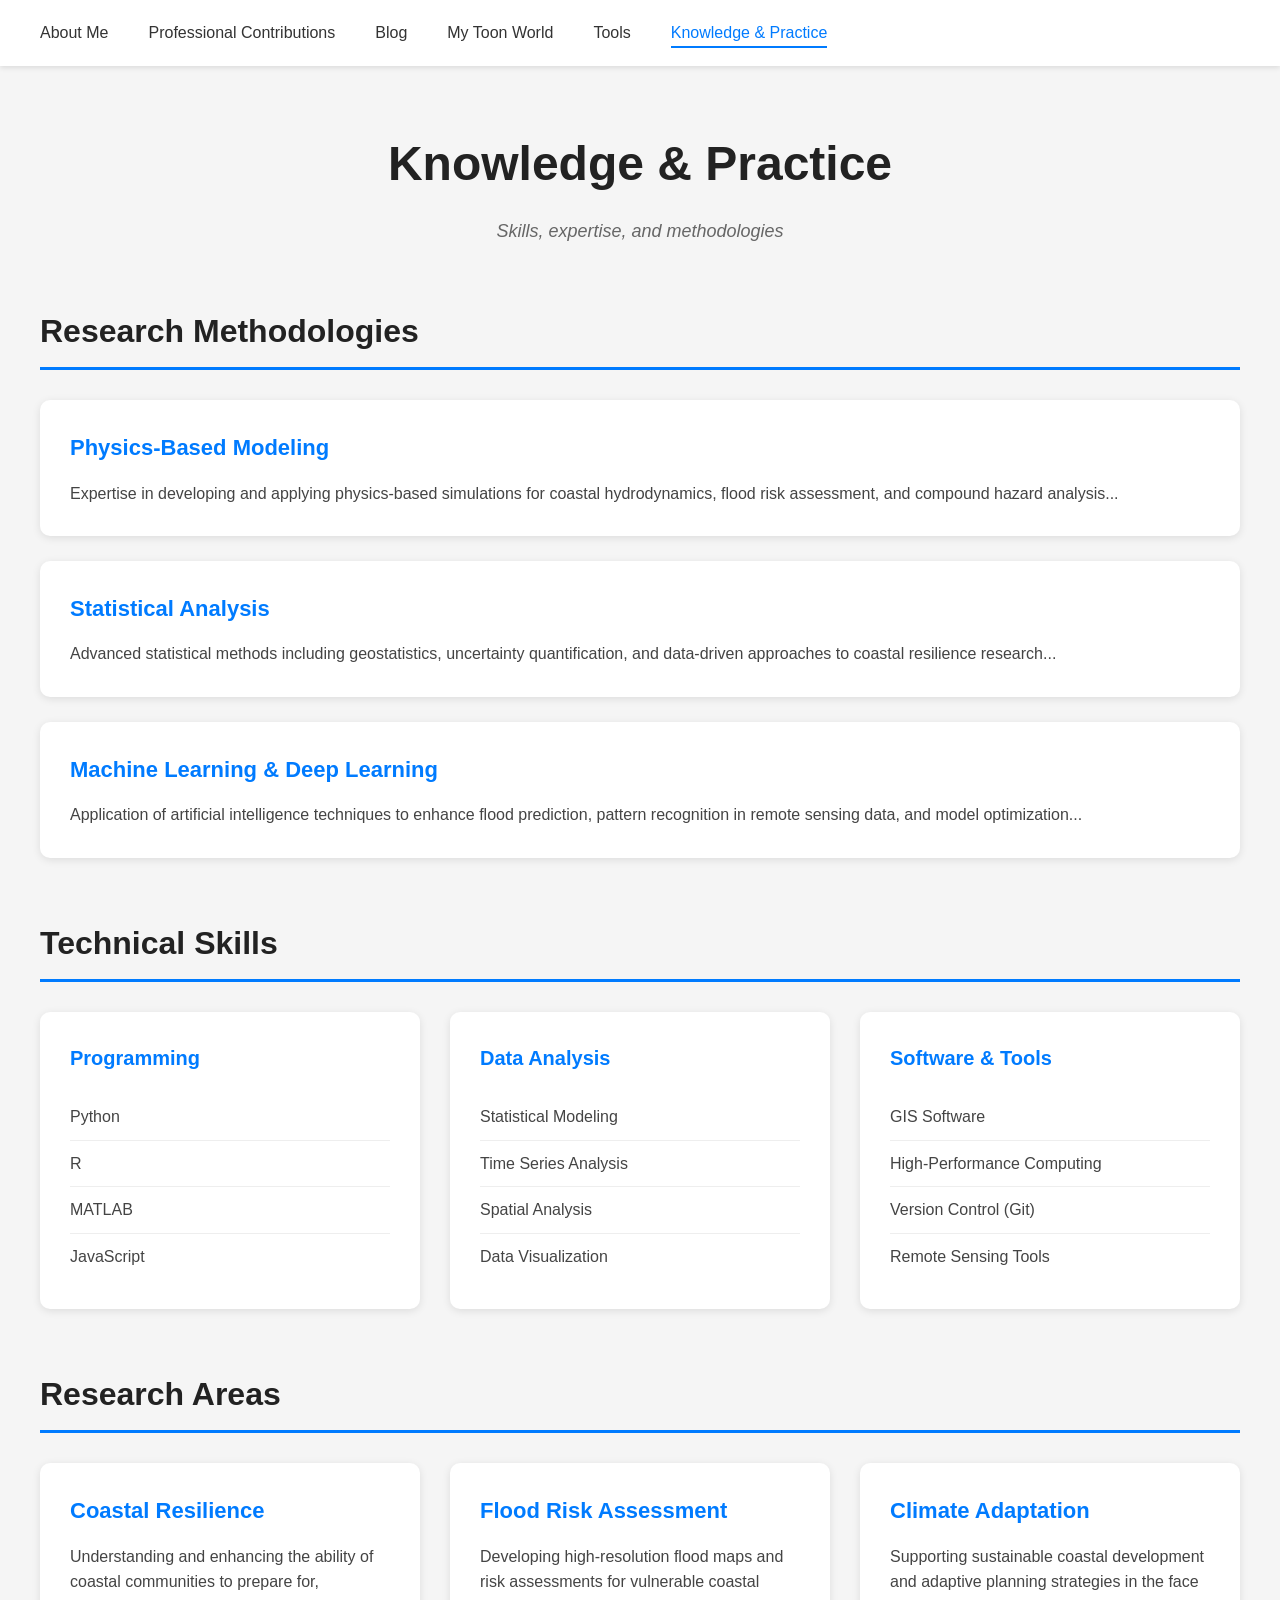
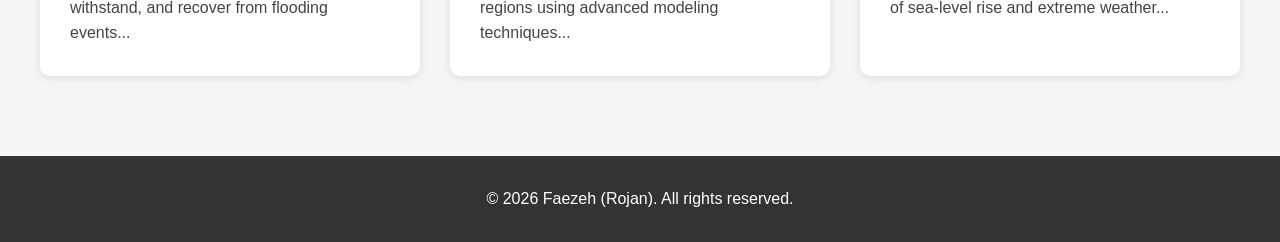
<file: knowledge-practice.html>
<!DOCTYPE html>
<html lang="en">
<head>
    <meta charset="UTF-8">
    <meta name="viewport" content="width=device-width, initial-scale=1.0">
    <title>Knowledge & Practice - Faezeh (Rojan)</title>
    <link rel="stylesheet" href="styles.css">
</head>
<body>
    <nav class="navbar">
        <div class="nav-container">
            <ul class="nav-menu">
                <li><a href="index.html">About Me</a></li>
                <li><a href="professional-contributions.html">Professional Contributions</a></li>
                <li><a href="blog.html">Blog</a></li>
                <li><a href="my-toon-world.html">My Toon World</a></li>
                <li><a href="tools.html">Tools</a></li>
                <li><a href="knowledge-practice.html" class="active">Knowledge & Practice</a></li>
            </ul>
        </div>
    </nav>

    <main class="main-content">
        <div class="page-header">
            <h1>Knowledge & Practice</h1>
            <p class="subtitle">Skills, expertise, and methodologies</p>
        </div>

        <section class="content-section">
            <h2>Research Methodologies</h2>
            <div class="methodology-list">
                <div class="methodology-item">
                    <h3>Physics-Based Modeling</h3>
                    <p>
                        Expertise in developing and applying physics-based simulations for coastal 
                        hydrodynamics, flood risk assessment, and compound hazard analysis...
                    </p>
                </div>

                <div class="methodology-item">
                    <h3>Statistical Analysis</h3>
                    <p>
                        Advanced statistical methods including geostatistics, uncertainty quantification, 
                        and data-driven approaches to coastal resilience research...
                    </p>
                </div>

                <div class="methodology-item">
                    <h3>Machine Learning & Deep Learning</h3>
                    <p>
                        Application of artificial intelligence techniques to enhance flood prediction, 
                        pattern recognition in remote sensing data, and model optimization...
                    </p>
                </div>
            </div>
        </section>

        <section class="content-section">
            <h2>Technical Skills</h2>
            <div class="skills-grid">
                <div class="skill-category">
                    <h3>Programming</h3>
                    <ul class="skills-list">
                        <li>Python</li>
                        <li>R</li>
                        <li>MATLAB</li>
                        <li>JavaScript</li>
                    </ul>
                </div>

                <div class="skill-category">
                    <h3>Data Analysis</h3>
                    <ul class="skills-list">
                        <li>Statistical Modeling</li>
                        <li>Time Series Analysis</li>
                        <li>Spatial Analysis</li>
                        <li>Data Visualization</li>
                    </ul>
                </div>

                <div class="skill-category">
                    <h3>Software & Tools</h3>
                    <ul class="skills-list">
                        <li>GIS Software</li>
                        <li>High-Performance Computing</li>
                        <li>Version Control (Git)</li>
                        <li>Remote Sensing Tools</li>
                    </ul>
                </div>
            </div>
        </section>

        <section class="content-section">
            <h2>Research Areas</h2>
            <div class="research-areas">
                <div class="area-card">
                    <h3>Coastal Resilience</h3>
                    <p>
                        Understanding and enhancing the ability of coastal communities to prepare for, 
                        withstand, and recover from flooding events...
                    </p>
                </div>

                <div class="area-card">
                    <h3>Flood Risk Assessment</h3>
                    <p>
                        Developing high-resolution flood maps and risk assessments for vulnerable 
                        coastal regions using advanced modeling techniques...
                    </p>
                </div>

                <div class="area-card">
                    <h3>Climate Adaptation</h3>
                    <p>
                        Supporting sustainable coastal development and adaptive planning strategies 
                        in the face of sea-level rise and extreme weather...
                    </p>
                </div>
            </div>
        </section>
    </main>

    <footer class="footer">
        <p>&copy; 2026 Faezeh (Rojan). All rights reserved.</p>
    </footer>
</body>
</html>
</file>
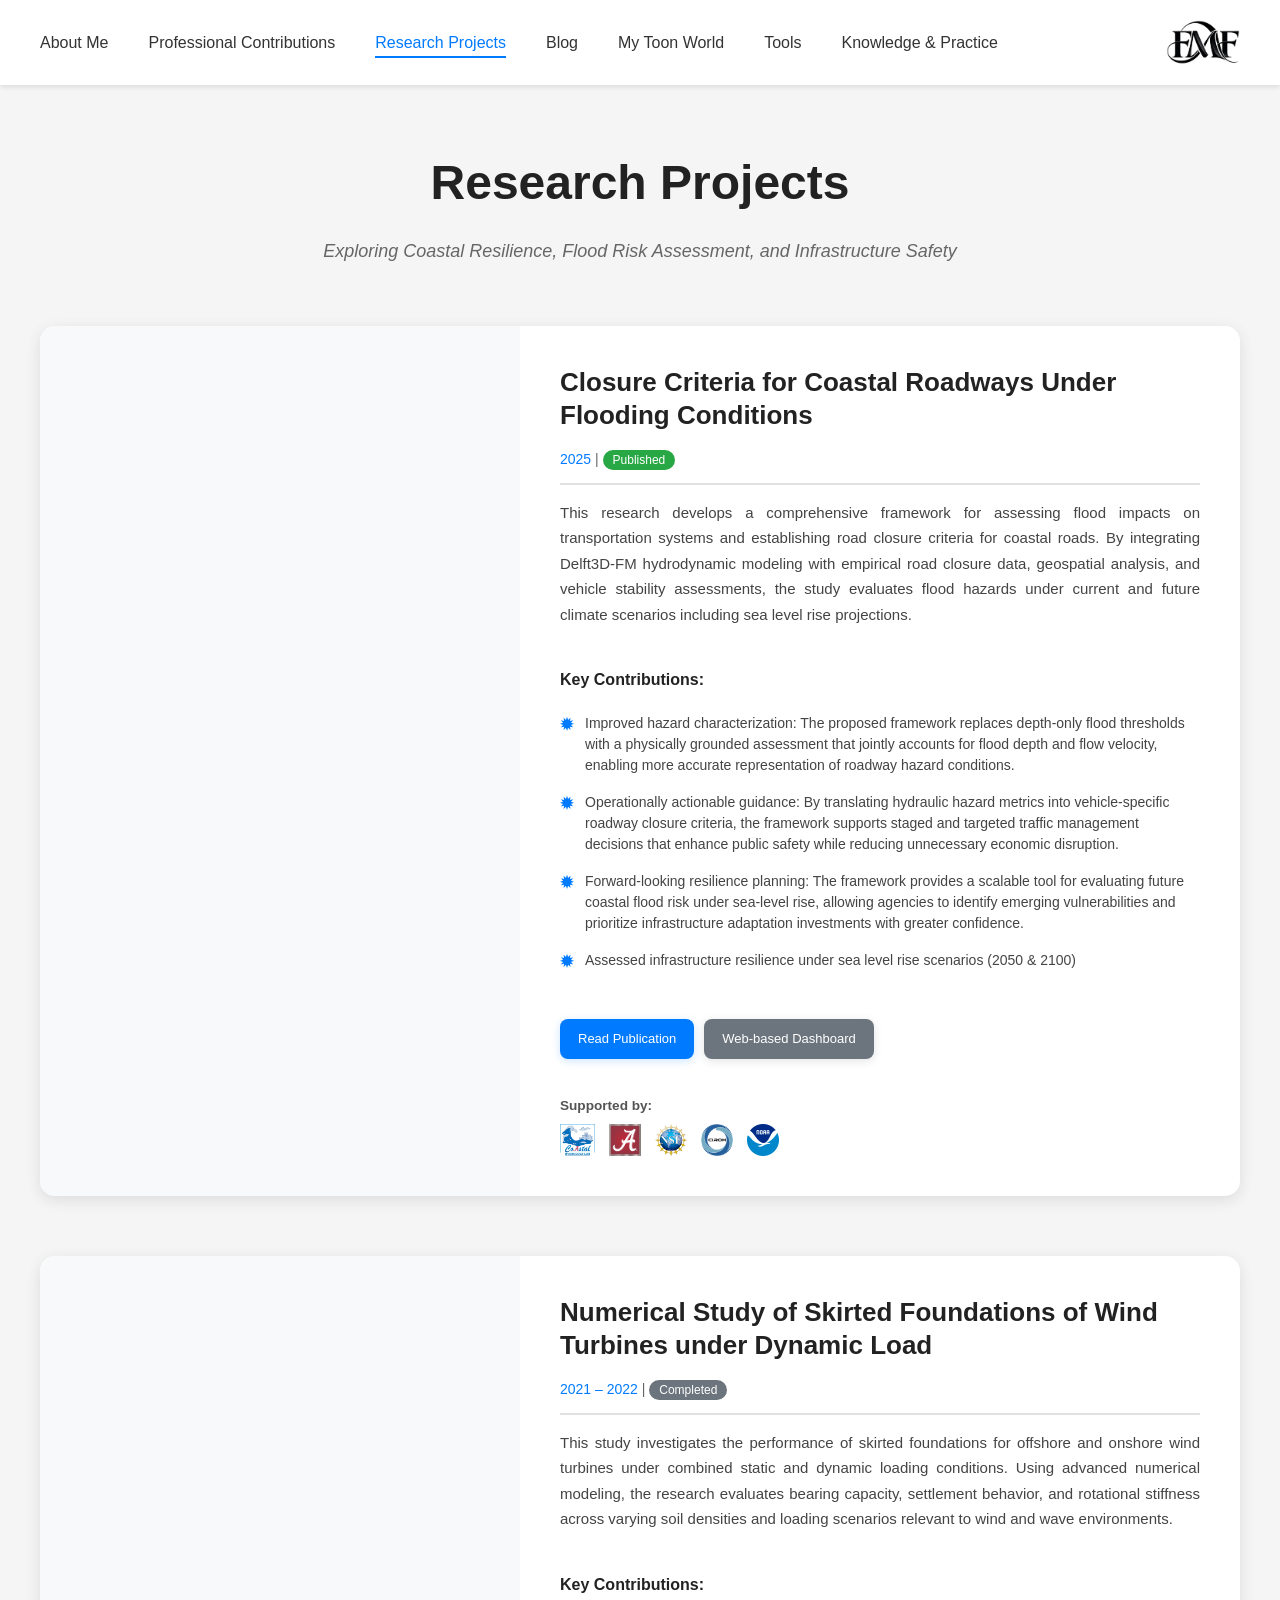
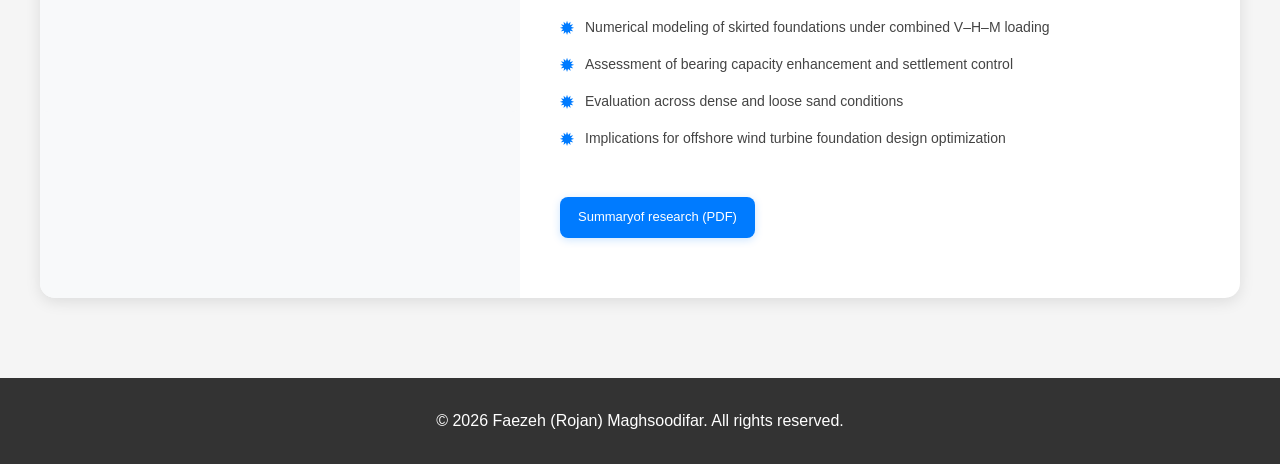
<file: research-projects.html>
<!DOCTYPE html>
<html lang="en">
<head>
    <meta charset="UTF-8">
    <meta name="viewport" content="width=device-width, initial-scale=1.0">
    <title>Research Projects - Faezeh (Rojan)</title>
    <link rel="stylesheet" href="styles.css">

    <!-- Page-specific styles (only for this page) -->
    <style>
        /* ---------- Video (local mp4) ---------- */
        .project-video {
            width: 100%;
            height: auto;
            display: block;
            object-fit: cover;
            border-radius: 8px;
        }

        /* ---------- YouTube responsive embed ---------- */
        .video-container {
            position: relative;
            width: 100%;
            padding-top: 56.25%; /* 16:9 aspect ratio */
            border-radius: 8px;
            overflow: hidden;
        }

        .video-container iframe {
            position: absolute;
            inset: 0;
            width: 100%;
            height: 100%;
            border: 0;
        }

        /* ---------- Support logos (only in this page) ---------- */
        .project-support {
            margin-top: 1rem;
        }

        .support-label {
            display: block;
            font-size: 0.85rem;
            font-weight: 600;
            color: #555;
            margin-bottom: 0.4rem;
        }

        .support-logos {
            display: flex;
            align-items: center;
            gap: 14px;
            flex-wrap: wrap;
        }

        .support-logos img {
            height: 32px;          /* main size control */
            max-width: 120px;      /* prevents overly-wide logos */
            object-fit: contain;
            display: block;


        /* Optional: per-logo size tweaks if needed (use only if one logo looks off) */
        .support-logos img.logo-sm { height: 28px; }
        .support-logos img.logo-lg { height: 36px; }
    </style>
</head>
<body>

<nav class="navbar">
    <div class="nav-container">
        <ul class="nav-menu">
            <li><a href="index.html">About Me</a></li>
            <li><a href="professional-contributions.html">Professional Contributions</a></li>
            <li><a href="research-projects.html" class="active">Research Projects</a></li>
            <li><a href="blog.html">Blog</a></li>
            <li><a href="my-toon-world.html">My Toon World</a></li>
            <li><a href="tools.html">Tools</a></li>
            <li><a href="knowledge-practice.html">Knowledge & Practice</a></li>
        </ul>
        <a href="index.html" class="nav-logo">
            <img src="logo.png" alt="FMF Logo">
        </a>
    </div>
</nav>

<main class="main-content">

    <div class="page-header">
        <h1>Research Projects</h1>
        <p class="subtitle">Exploring Coastal Resilience, Flood Risk Assessment, and Infrastructure Safety</p>
    </div>

    <!-- Project 1 -->
    <section class="research-project">
        <div class="project-infographic">
            <div class="project-infographic video-container">
               <iframe
                  src="https://www.youtube.com/embed/8ZpTnDKyEro?si=bK4Fl4n3Q1BTP7j_"
                  title="Closure Criteria for Coastal Roadways"
                  frameborder="0"
                  allow="autoplay; encrypted-media; picture-in-picture"
                  allowfullscreen>
               </iframe>
            </div>
        </div>
        <div class="project-details">
            <h2>Closure Criteria for Coastal Roadways Under Flooding Conditions</h2>
            <p class="project-meta">
                <span class="project-year">2025</span> |
                <span class="project-status published">Published</span>
            </p>
            <p class="project-description">
                    This research develops a comprehensive framework for assessing flood impacts on transportation systems and establishing road closure criteria for coastal roads. By integrating Delft3D-FM hydrodynamic modeling with empirical road closure data, geospatial analysis, and vehicle stability assessments, the study evaluates flood hazards under current and future climate scenarios including sea level rise projections.
                </p>
                <div class="project-highlights">
                    <h3>Key Contributions:</h3>
                    <ul>
                        <li>Improved hazard characterization: The proposed framework replaces depth-only flood thresholds with a physically grounded assessment that jointly accounts for flood depth and flow velocity, enabling more accurate representation of roadway hazard conditions.</li>
                        <li>Operationally actionable guidance: By translating hydraulic hazard metrics into vehicle-specific roadway closure criteria, the framework supports staged and targeted traffic management decisions that enhance public safety while reducing unnecessary economic disruption.</li>
                        <li>Forward-looking resilience planning: The framework provides a scalable tool for evaluating future coastal flood risk under sea-level rise, allowing agencies to identify emerging vulnerabilities and prioritize infrastructure adaptation investments with greater confidence.</li>
                        <li>Assessed infrastructure resilience under sea level rise scenarios (2050 & 2100)</li>
                    </ul>
                </div>
                <div class="project-links">
                    <a href="https://www.sciencedirect.com/science/article/pii/S2212420925006296" class="project-btn" target="_blank">Read Publication</a>
                    <a href="https://faezehmagfar.github.io/Closure-Criteria-for-Coastal-Roadways/" class="project-btn secondary" target="_blank">Web-based Dashboard</a>
                </div>
                <div class="project-support">
                    <span class="support-label">Supported by:</span>
                    <div class="support-logos">
                        <img src="logo/coastal-hydrology-lab.png" alt="Coastal Hydrology Lab" title="Coastal Hydrology Lab">
                        <img src="logo/university-of-alabama.png" alt="The University of Alabama" title="The University of Alabama">
                        <img src="logo/NSF.png" alt="National Science Foundation (NSF)" title="National Science Foundation">
                        <img src="logo/ciroh.png" alt="CIROH" title="Consortium of Institutes for Research to Operations in Hydrology">
                        <img src="logo/noaa.png" alt="NOAA" title="National Oceanic and Atmospheric Administration">
                    </div>
                </div>

            </div>
        </section>

   <!-- Project 5: Skirted Foundations of Wind Turbines -->
<section class="research-project">
        <div class="project-infographic">
            <div class="project-infographic video-container">
                <iframe
                    src="https://www.youtube.com/embed/9Df9Npt8oZI?si=i_A2UPhwIibMIXok"
                    title="Numerical Study of Skirted Foundations under Dynamic Load."
                    frameborder="0"
                    allow="autoplay; encrypted-media; picture-in-picture"
                    allowfullscreen>
                </iframe>
            </div>
        </div>
    <div class="project-details">
        <h2>Numerical Study of Skirted Foundations of Wind Turbines under Dynamic Load</h2>

        <p class="project-meta">
            <span class="project-year">2021 – 2022</span> |
            <span class="project-status completed">Completed</span>
        </p>

        <p class="project-description">
            This study investigates the performance of skirted foundations for offshore and onshore wind
            turbines under combined static and dynamic loading conditions. Using advanced numerical
            modeling, the research evaluates bearing capacity, settlement behavior, and rotational
            stiffness across varying soil densities and loading scenarios relevant to wind and wave
            environments.
        </p>

        <div class="project-highlights">
            <h3>Key Contributions:</h3>
            <ul>
                <li>Numerical modeling of skirted foundations under combined V–H–M loading</li>
                <li>Assessment of bearing capacity enhancement and settlement control</li>
                <li>Evaluation across dense and loose sand conditions</li>
                <li>Implications for offshore wind turbine foundation design optimization</li>
            </ul>
        </div>

        <!-- ONE button only -->
        <div class="project-links">
            <a href="Skirted_Foundations_for_Offshore_Wind_Energy.pdf"
               class="project-btn"
               target="_blank"
               rel="noopener">
                Summaryof research (PDF)
            </a>
        </div>

    </div>
</section>


</main>

<footer class="footer">
    <p>&copy; 2026 Faezeh (Rojan) Maghsoodifar. All rights reserved.</p>
</footer>

</body>
</html>
</file>
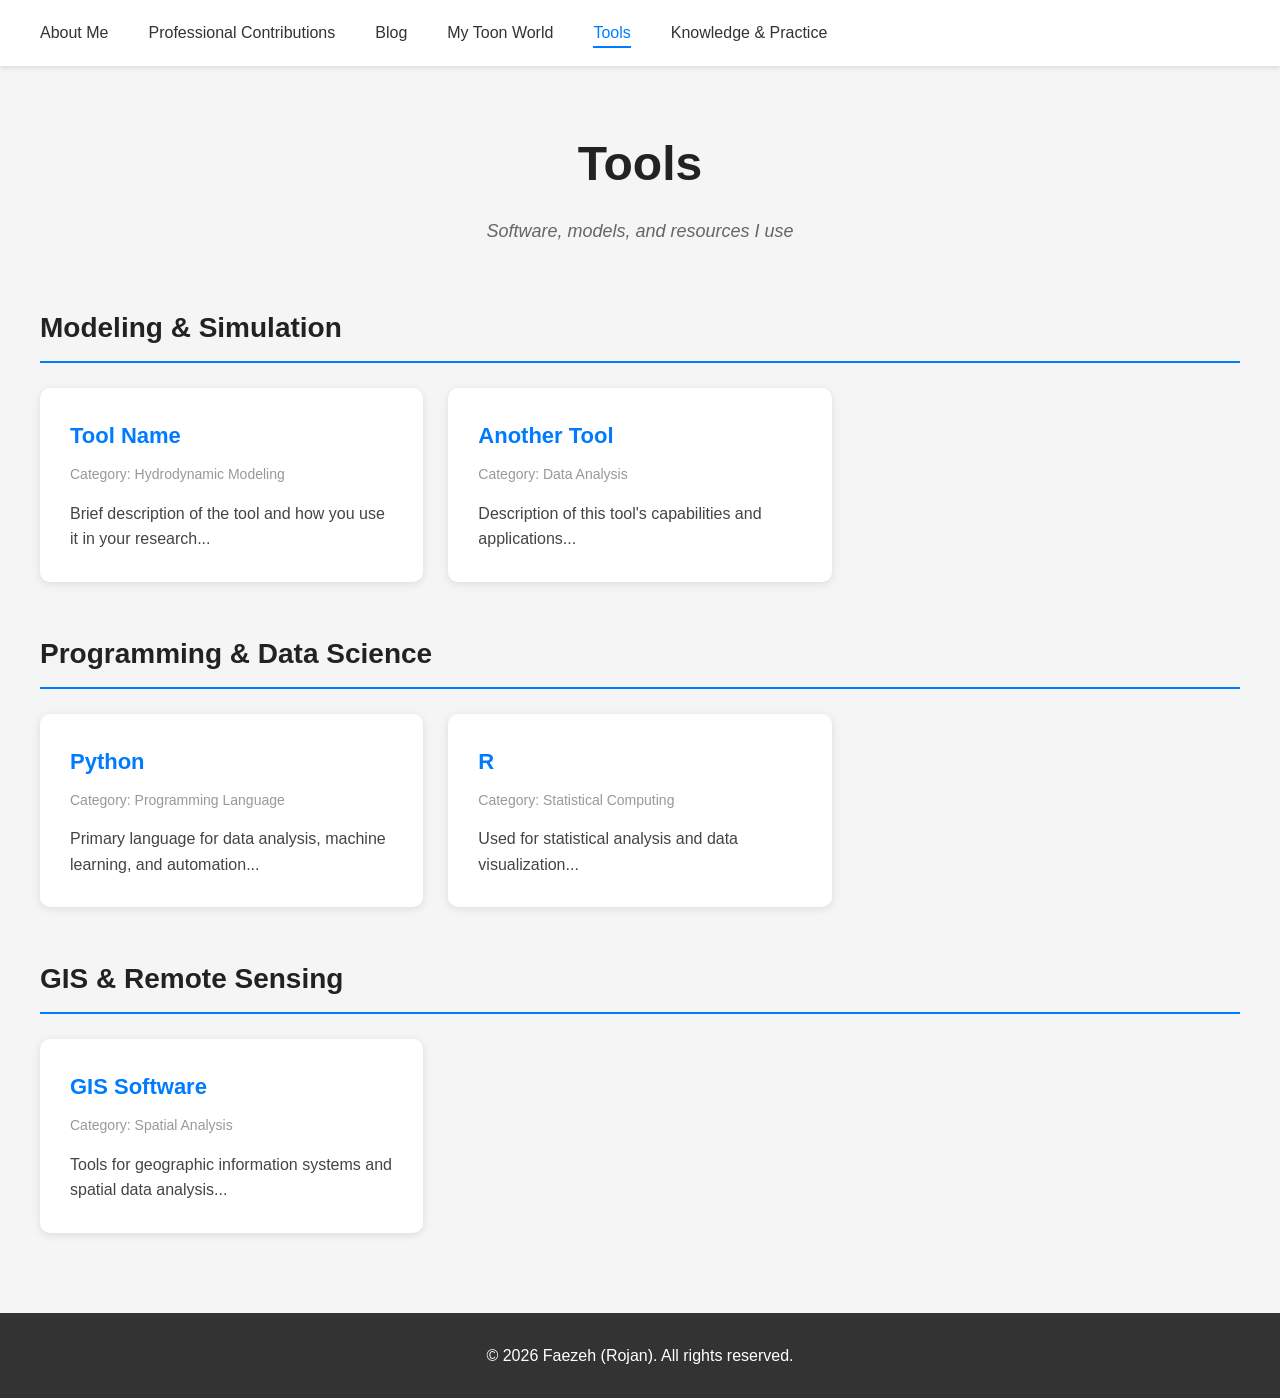
<file: tools.html>
<!DOCTYPE html>
<html lang="en">
<head>
    <meta charset="UTF-8">
    <meta name="viewport" content="width=device-width, initial-scale=1.0">
    <title>Tools - Faezeh (Rojan)</title>
    <link rel="stylesheet" href="styles.css">
</head>
<body>
    <nav class="navbar">
        <div class="nav-container">
            <ul class="nav-menu">
                <li><a href="index.html">About Me</a></li>
                <li><a href="professional-contributions.html">Professional Contributions</a></li>
                <li><a href="blog.html">Blog</a></li>
                <li><a href="my-toon-world.html">My Toon World</a></li>
                <li><a href="tools.html" class="active">Tools</a></li>
                <li><a href="knowledge-practice.html">Knowledge & Practice</a></li>
            </ul>
        </div>
    </nav>

    <main class="main-content">
        <div class="page-header">
            <h1>Tools</h1>
            <p class="subtitle">Software, models, and resources I use</p>
        </div>

        <section class="tools-section">
            <div class="tools-category">
                <h2>Modeling & Simulation</h2>
                <div class="tools-grid">
                    <div class="tool-card">
                        <h3>Tool Name</h3>
                        <p class="tool-type">Category: Hydrodynamic Modeling</p>
                        <p class="tool-description">
                            Brief description of the tool and how you use it in your research...
                        </p>
                    </div>

                    <div class="tool-card">
                        <h3>Another Tool</h3>
                        <p class="tool-type">Category: Data Analysis</p>
                        <p class="tool-description">
                            Description of this tool's capabilities and applications...
                        </p>
                    </div>
                </div>
            </div>

            <div class="tools-category">
                <h2>Programming & Data Science</h2>
                <div class="tools-grid">
                    <div class="tool-card">
                        <h3>Python</h3>
                        <p class="tool-type">Category: Programming Language</p>
                        <p class="tool-description">
                            Primary language for data analysis, machine learning, and automation...
                        </p>
                    </div>

                    <div class="tool-card">
                        <h3>R</h3>
                        <p class="tool-type">Category: Statistical Computing</p>
                        <p class="tool-description">
                            Used for statistical analysis and data visualization...
                        </p>
                    </div>
                </div>
            </div>

            <div class="tools-category">
                <h2>GIS & Remote Sensing</h2>
                <div class="tools-grid">
                    <div class="tool-card">
                        <h3>GIS Software</h3>
                        <p class="tool-type">Category: Spatial Analysis</p>
                        <p class="tool-description">
                            Tools for geographic information systems and spatial data analysis...
                        </p>
                    </div>
                </div>
            </div>
        </section>
    </main>

    <footer class="footer">
        <p>&copy; 2026 Faezeh (Rojan). All rights reserved.</p>
    </footer>
</body>
</html>
</file>
<file: styles.css>
/* Reset and Base Styles */
* {
    margin: 0;
    padding: 0;
    box-sizing: border-box;
}

body {
    font-family: 'Segoe UI', Tahoma, Geneva, Verdana, sans-serif;
    line-height: 1.6;
    color: #333;
    background-color: #f5f5f5;
}

/* Navigation Bar */
.navbar {
    background-color: #ffffff;
    box-shadow: 0 2px 5px rgba(0, 0, 0, 0.1);
    position: sticky;
    top: 0;
    z-index: 1000;
    padding: 0;
}

.nav-container {
    max-width: 1400px;
    margin: 0 auto;
    display: flex;
    justify-content: space-between;
    align-items: center;
    padding: 20px 40px;
}

.nav-logo {
    display: flex;
    align-items: center;
    height: 45px;
}

.nav-logo img {
    height: 45px;
    width: auto;
    transition: transform 0.3s ease;
}

.nav-logo:hover img {
    transform: scale(1.05);
}

.nav-menu {
    display: flex;
    list-style: none;
    gap: 40px;
}

.nav-menu a {
    text-decoration: none;
    color: #333;
    font-size: 16px;
    font-weight: 500;
    transition: color 0.3s ease;
    padding: 5px 0;
}

.nav-menu a:hover,
.nav-menu a.active {
    color: #007bff;
}

.nav-menu a.active {
    border-bottom: 2px solid #007bff;
}

.login-btn {
    display: flex;
    align-items: center;
    gap: 8px;
    padding: 10px 20px;
    background-color: transparent;
    border: 1px solid #ddd;
    border-radius: 20px;
    cursor: pointer;
    font-size: 14px;
    color: #666;
    transition: all 0.3s ease;
}

.login-btn:hover {
    background-color: #f0f0f0;
    border-color: #999;
}

.user-icon {
    font-size: 18px;
}

/* Main Content */
.main-content {
    max-width: 1400px;
    margin: 60px auto;
    padding: 0 40px;
}

/* About Section */
.about-section {
    display: grid;
    grid-template-columns: 1fr 400px;
    gap: 80px;
    align-items: start;
}

.about-text {
    padding-right: 40px;
}

.about-title {
    font-size: 48px;
    font-style: italic;
    font-weight: 400;
    margin-bottom: 30px;
    color: #222;
}

.about-paragraph {
    font-size: 16px;
    line-height: 1.8;
    margin-bottom: 25px;
    color: #444;
    text-align: justify;
}

/* Social Links */
.social-links {
    display: flex;
    gap: 20px;
    margin-top: 40px;
}

/* Research Interests Section */
.section-title {
    font-size: 28px;
    font-weight: 600;
    color: #222;
    margin-top: 40px;
    margin-bottom: 20px;
    border-bottom: 2px solid #007bff;
    padding-bottom: 10px;
}

.research-interests {
    font-size: 16px;
    line-height: 1.8;
    color: #444;
    text-align: justify;
    margin-bottom: 30px;
}

/* Education Section */
.education-section {
    display: flex;
    flex-direction: column;
    gap: 12px;
    margin-bottom: 30px;
    align-items: flex-start;
}

.education-item {
    display: flex;
    gap: 15px;
    align-items: baseline;
    padding: 8px 0;
    font-size: 14px;
}

.edu-years {
    font-weight: 500;
    color: #333;
    min-width: 100px;
    flex-shrink: 0;
    text-align: left;
}

.edu-details {
    color: #333;
    line-height: 1.6;
}

.uni-red {
    color: #d32f2f;
    font-weight: 500;
}

.uni-blue {
    color: #1976d2;
    font-weight: 500;
}

/* Social links in profile card */
.profile-card .social-links {
    justify-content: center;
    margin-top: 20px;
    margin-bottom: 20px;
    gap: 15px;
}

.social-icon {
    width: 35px;
    height: 35px;
    display: flex;
    align-items: center;
    justify-content: center;
    transition: transform 0.3s ease;
}

.profile-card .social-icon {
    width: 30px;
    height: 30px;
}

.social-icon img {
    width: 100%;
    height: 100%;
    object-fit: contain;
}

.social-icon:hover {
    transform: translateY(-3px);
}

/* Profile Card */
.profile-card {
    background-color: #fff;
    border-radius: 20px;
    padding: 40px 30px;
    box-shadow: 0 4px 15px rgba(0, 0, 0, 0.1);
    text-align: center;
    position: sticky;
    top: 120px;
}

.profile-image {
    width: 250px;
    height: 250px;
    margin: 0 auto 25px;
    border-radius: 50%;
    overflow: hidden;
    background-color: #f0f0f0;
}

.profile-image img {
    width: 100%;
    height: 100%;
    object-fit: cover;
}

.greeting {
    font-size: 28px;
    font-weight: 500;
    margin-bottom: 15px;
    margin-top: 10px;
    color: #222;
}

.name-intro {
    font-size: 22px;
    font-style: italic;
    margin-bottom: 30px;
    color: #333;
    line-height: 1.4;
}

.profile-details {
    text-align: center;
    padding: 20px 0;
    border-top: 1px solid #eee;
}

.profile-title {
    font-size: 15px;
    font-weight: 500;
    margin-bottom: 12px;
    color: #333;
}

.profile-link {
    margin-bottom: 12px;
}

.profile-link a {
    color: #d32f2f;
    text-decoration: none;
    font-weight: 500;
    font-size: 15px;
}

.profile-link a:hover {
    text-decoration: underline;
}

.profile-dept {
    font-size: 14px;
    color: #666;
    margin-bottom: 10px;
    line-height: 1.5;
}

.profile-university {
    font-size: 15px;
    color: #d32f2f;
    font-weight: 500;
}

/* Footer */
.footer {
    background-color: #333;
    color: #fff;
    text-align: center;
    padding: 30px 20px;
    margin-top: 80px;
}

/* Publications Page Styles */
.publications-header {
    text-align: center;
    margin-bottom: 60px;
}

.publications-header h1 {
    font-size: 42px;
    font-weight: 600;
    color: #222;
    margin-bottom: 25px;
    line-height: 1.3;
}

.social-links-pub {
    display: flex;
    justify-content: center;
    gap: 15px;
    margin-top: 20px;
}

.pub-section {
    margin-bottom: 50px;
}

.pub-section-title {
    font-size: 24px;
    font-weight: 700;
    color: #222;
    margin-bottom: 25px;
    text-decoration: underline;
}

.pub-item {
    margin-bottom: 20px;
}

.pub-item p {
    font-size: 15px;
    line-height: 1.8;
    color: #333;
    text-align: justify;
}

.pub-item strong {
    font-weight: 600;
}

.pub-item em {
    font-style: italic;
}

.pub-item a {
    color: #1976d2;
    text-decoration: underline;
}

.pub-item a:hover {
    color: #0d47a1;
}

/* Page Header */
.page-header {
    text-align: center;
    margin-bottom: 60px;
}

.page-header h1 {
    font-size: 48px;
    font-weight: 600;
    color: #222;
    margin-bottom: 15px;
}

.subtitle {
    font-size: 18px;
    color: #666;
    font-style: italic;
    margin-bottom: 20px;
}

.page-header .social-links-pub {
    display: flex;
    flex-direction: row;
    justify-content: center;
    align-items: center;
    gap: 15px;
    margin-top: 20px;
    flex-wrap: nowrap;
}

.page-header .social-icon {
    width: 40px;
    height: 40px;
    display: inline-flex;
    align-items: center;
    justify-content: center;
    transition: transform 0.3s ease;
    flex-shrink: 0;
}

.page-header .social-icon img {
    width: 100%;
    height: 100%;
    object-fit: contain;
}

.page-header .social-icon:hover {
    transform: translateY(-3px);
}

/* Content Sections */
.content-section {
    margin-bottom: 60px;
}

.content-section h2 {
    font-size: 32px;
    color: #222;
    margin-bottom: 30px;
    border-bottom: 3px solid #007bff;
    padding-bottom: 10px;
}

/* Publications & Presentations */
.publications-list,
.presentations-list,
.projects-list {
    display: flex;
    flex-direction: column;
    gap: 30px;
}

.publication-item,
.presentation-item,
.project-item {
    background-color: #fff;
    padding: 30px;
    border-radius: 10px;
    box-shadow: 0 2px 8px rgba(0, 0, 0, 0.1);
    transition: transform 0.3s ease, box-shadow 0.3s ease;
}

.publication-item:hover,
.presentation-item:hover,
.project-item:hover {
    transform: translateY(-5px);
    box-shadow: 0 4px 15px rgba(0, 0, 0, 0.15);
}

.publication-item h3,
.presentation-item h3,
.project-item h3 {
    font-size: 22px;
    color: #007bff;
    margin-bottom: 10px;
}

.authors,
.journal,
.conference,
.project-role,
.project-duration {
    color: #666;
    font-size: 14px;
    margin-bottom: 8px;
}

.description {
    color: #444;
    line-height: 1.6;
    margin-top: 15px;
}

.read-more {
    display: inline-block;
    margin-top: 15px;
    color: #007bff;
    text-decoration: none;
    font-weight: 500;
    transition: color 0.3s ease;
}

.read-more:hover {
    color: #0056b3;
}

/* Blog Section */
.blog-section {
    display: flex;
    flex-direction: column;
    gap: 40px;
}

.blog-post {
    background-color: #fff;
    padding: 40px;
    border-radius: 10px;
    box-shadow: 0 2px 8px rgba(0, 0, 0, 0.1);
}

.post-date {
    color: #999;
    font-size: 14px;
    margin-bottom: 10px;
}

.post-title {
    font-size: 28px;
    color: #222;
    margin-bottom: 15px;
}

.post-meta {
    display: flex;
    gap: 20px;
    margin-bottom: 20px;
    font-size: 14px;
    color: #666;
}

.post-excerpt {
    color: #444;
    line-height: 1.8;
    margin-bottom: 20px;
}

/* Gallery Section (My Toon World) */
.gallery-section {
    padding: 20px 0;
}

.gallery-grid {
    display: grid;
    grid-template-columns: repeat(auto-fill, minmax(300px, 1fr));
    gap: 30px;
}

.gallery-item {
    background-color: #fff;
    border-radius: 10px;
    overflow: hidden;
    box-shadow: 0 2px 8px rgba(0, 0, 0, 0.1);
    transition: transform 0.3s ease;
}

.gallery-item:hover {
    transform: translateY(-5px);
}

.gallery-image {
    width: 100%;
    height: 250px;
    background-color: #f0f0f0;
    overflow: hidden;
}

.gallery-image img {
    width: 100%;
    height: 100%;
    object-fit: cover;
}

.gallery-title {
    font-size: 20px;
    color: #222;
    padding: 20px 20px 10px;
}

.gallery-description {
    color: #666;
    padding: 0 20px 20px;
    line-height: 1.6;
}

/* Tools Section */
.tools-section {
    display: flex;
    flex-direction: column;
    gap: 50px;
}

.tools-category h2 {
    font-size: 28px;
    color: #222;
    margin-bottom: 25px;
    border-bottom: 2px solid #007bff;
    padding-bottom: 10px;
}

.tools-grid {
    display: grid;
    grid-template-columns: repeat(auto-fill, minmax(350px, 1fr));
    gap: 25px;
}

.tool-card {
    background-color: #fff;
    padding: 30px;
    border-radius: 10px;
    box-shadow: 0 2px 8px rgba(0, 0, 0, 0.1);
    transition: transform 0.3s ease;
}

.tool-card:hover {
    transform: translateY(-3px);
}

.tool-card h3 {
    font-size: 22px;
    color: #007bff;
    margin-bottom: 10px;
}

.tool-type {
    color: #999;
    font-size: 14px;
    margin-bottom: 15px;
}

.tool-description {
    color: #444;
    line-height: 1.6;
}

/* Knowledge & Practice */
.methodology-list {
    display: flex;
    flex-direction: column;
    gap: 25px;
}

.methodology-item {
    background-color: #fff;
    padding: 30px;
    border-radius: 10px;
    box-shadow: 0 2px 8px rgba(0, 0, 0, 0.1);
}

.methodology-item h3 {
    font-size: 22px;
    color: #007bff;
    margin-bottom: 15px;
}

.methodology-item p {
    color: #444;
    line-height: 1.6;
}

.skills-grid {
    display: grid;
    grid-template-columns: repeat(auto-fit, minmax(250px, 1fr));
    gap: 30px;
}

.skill-category {
    background-color: #fff;
    padding: 30px;
    border-radius: 10px;
    box-shadow: 0 2px 8px rgba(0, 0, 0, 0.1);
}

.skill-category h3 {
    font-size: 20px;
    color: #007bff;
    margin-bottom: 20px;
}

.skills-list {
    list-style: none;
}

.skills-list li {
    padding: 10px 0;
    color: #444;
    border-bottom: 1px solid #eee;
}

.skills-list li:last-child {
    border-bottom: none;
}

.research-areas {
    display: grid;
    grid-template-columns: repeat(auto-fit, minmax(300px, 1fr));
    gap: 30px;
}

.area-card {
    background-color: #fff;
    padding: 30px;
    border-radius: 10px;
    box-shadow: 0 2px 8px rgba(0, 0, 0, 0.1);
}

.area-card h3 {
    font-size: 22px;
    color: #007bff;
    margin-bottom: 15px;
}

.area-card p {
    color: #444;
    line-height: 1.6;
}

/* Research Projects Page Styles */
.research-project {
    background-color: #fff;
    border-radius: 15px;
    overflow: hidden;
    box-shadow: 0 4px 15px rgba(0, 0, 0, 0.1);
    margin-bottom: 60px;
    transition: transform 0.3s ease, box-shadow 0.3s ease;
    display: flex;
    flex-direction: row;
}

.research-project:hover {
    transform: translateY(-5px);
    box-shadow: 0 8px 25px rgba(0, 0, 0, 0.15);
}

.project-infographic {
    width: 40%;
    overflow: hidden;
    background-color: #f8f9fa;
    display: flex;
    align-items: center;
    justify-content: center;
}

.project-infographic img {
    width: 100%;
    height: 100%;
    object-fit: cover;
    display: block;
    transition: transform 0.3s ease;
}

.research-project:hover .project-infographic img {
    transform: scale(1.05);
}

.project-details {
    width: 60%;
    padding: 40px;
    display: flex;
    flex-direction: column;
}

.project-details h2 {
    font-size: 26px;
    color: #222;
    margin-bottom: 15px;
    font-weight: 600;
    line-height: 1.3;
}

.project-meta {
    font-size: 14px;
    color: #666;
    margin-bottom: 15px;
    padding-bottom: 12px;
    border-bottom: 2px solid #e0e0e0;
}

.project-year {
    font-weight: 500;
    color: #007bff;
}

.project-status {
    background-color: #28a745;
    color: white;
    padding: 3px 10px;
    border-radius: 12px;
    font-size: 12px;
    font-weight: 500;
}

.project-description {
    font-size: 15px;
    line-height: 1.7;
    color: #444;
    margin-bottom: 20px;
    text-align: justify;
}

.project-highlights {
    margin: 20px 0;
}

.project-highlights h3 {
    font-size: 16px;
    color: #222;
    margin-bottom: 12px;
    font-weight: 600;
}

.project-highlights ul {
    list-style: none;
    padding-left: 0;
}

.project-highlights li {
    padding: 8px 0 8px 25px;
    position: relative;
    color: #444;
    line-height: 1.5;
    font-size: 14px;
}

.project-highlights li::before {
    content: "✹";
    position: absolute;
    left: 0;
    color: #007bff;
    font-weight: bold;
    font-size: 16px;
}

.project-links {
    margin: 20px 0;
    display: flex;
    gap: 10px;
    flex-wrap: wrap;
}

.project-btn {
    display: inline-block;
    padding: 10px 18px;
    background-color: #007bff;
    color: white;
    text-decoration: none;
    border-radius: 8px;
    font-weight: 500;
    font-size: 13px;
    transition: all 0.3s ease;
    box-shadow: 0 2px 8px rgba(0, 123, 255, 0.2);
}

.project-btn:hover {
    background-color: #0056b3;
    transform: translateY(-2px);
    box-shadow: 0 4px 12px rgba(0, 123, 255, 0.3);
}

.project-btn.secondary {
    background-color: #6c757d;
    box-shadow: 0 2px 8px rgba(108, 117, 125, 0.2);
}

.project-btn.secondary:hover {
    background-color: #5a6268;
    box-shadow: 0 4px 12px rgba(108, 117, 125, 0.3);
}

.project-collaborators {
    font-size: 13px;
    color: #666;
    margin-top: 20px;
    padding-top: 15px;
    border-top: 1px solid #e0e0e0;
}

.project-collaborators strong {
    color: #333;
    font-weight: 600;
}

/* Status Badge Variations */
.project-status.published {
    background-color: #28a745;
}

.project-status.ongoing {
    background-color: #007bff;
}

.project-status.completed {
    background-color: #6c757d;
}

.project-status.in-progress {
    background-color: #ffc107;
    color: #333;
}

/* Blog Page Styles */
.blog-grid {
    display: grid;
    grid-template-columns: repeat(auto-fill, minmax(350px, 1fr));
    gap: 30px;
    margin-top: 40px;
}

.blog-card {
    background-color: #fff;
    border-radius: 12px;
    overflow: hidden;
    box-shadow: 0 2px 10px rgba(0, 0, 0, 0.08);
    transition: all 0.3s ease;
    cursor: pointer;
    display: flex;
    flex-direction: column;
}

.blog-card:hover {
    transform: translateY(-5px);
    box-shadow: 0 8px 20px rgba(0, 0, 0, 0.12);
}

.blog-card-image {
    width: 100%;
    height: 200px;
    overflow: hidden;
    background-color: #f0f0f0;
}

.blog-card-image img {
    width: 100%;
    height: 100%;
    object-fit: cover;
    transition: transform 0.3s ease;
}

.blog-card:hover .blog-card-image img {
    transform: scale(1.05);
}

.blog-card-content {
    padding: 25px;
    display: flex;
    flex-direction: column;
    flex-grow: 1;
}

.blog-card-header {
    display: flex;
    justify-content: space-between;
    align-items: flex-start;
    margin-bottom: 15px;
    position: relative;
}

.author-info {
    display: flex;
    gap: 12px;
    align-items: center;
}

.author-avatar {
    width: 40px;
    height: 40px;
    border-radius: 50%;
    object-fit: cover;
}

.author-details {
    display: flex;
    flex-direction: column;
}

.author-name {
    font-weight: 600;
    font-size: 14px;
    color: #222;
}

.post-meta {
    display: flex;
    gap: 8px;
    align-items: center;
    font-size: 13px;
    color: #666;
}

.post-dot {
    color: #999;
}

.post-date,
.post-read-time {
    color: #666;
}

.post-menu-btn {
    background: none;
    border: none;
    cursor: pointer;
    padding: 8px;
    color: #666;
    font-size: 18px;
    transition: color 0.3s ease;
    border-radius: 50%;
}

.post-menu-btn:hover {
    color: #222;
    background-color: #f0f0f0;
}

.post-menu {
    position: absolute;
    top: 35px;
    right: 0;
    background-color: #fff;
    border-radius: 8px;
    box-shadow: 0 4px 15px rgba(0, 0, 0, 0.15);
    padding: 8px 0;
    min-width: 200px;
    z-index: 100;
    display: none;
    flex-direction: column;
}

.post-menu.active {
    display: flex;
}

.post-menu button {
    background: none;
    border: none;
    padding: 12px 20px;
    text-align: left;
    cursor: pointer;
    font-size: 14px;
    color: #333;
    transition: background-color 0.2s ease;
    display: flex;
    align-items: center;
    gap: 10px;
}

.post-menu button:hover {
    background-color: #f5f5f5;
}

.post-menu button i {
    width: 18px;
    color: #666;
}

.blog-card-title {
    font-size: 22px;
    font-weight: 600;
    color: #222;
    margin-bottom: 12px;
    line-height: 1.3;
    display: -webkit-box;
    -webkit-line-clamp: 2;
    -webkit-box-orient: vertical;
    overflow: hidden;
}

.blog-card-excerpt {
    font-size: 15px;
    line-height: 1.6;
    color: #555;
    margin-bottom: 20px;
    flex-grow: 1;
    display: -webkit-box;
    -webkit-line-clamp: 3;
    -webkit-box-orient: vertical;
    overflow: hidden;
}

.blog-card-footer {
    display: flex;
    justify-content: space-between;
    align-items: center;
    padding-top: 15px;
    border-top: 1px solid #eee;
}

.view-count {
    font-size: 14px;
    color: #666;
    display: flex;
    align-items: center;
    gap: 6px;
}

.view-count i {
    color: #999;
}

/* Copy notification */
.copy-notification {
    position: fixed;
    bottom: 30px;
    right: 30px;
    background-color: #28a745;
    color: white;
    padding: 15px 25px;
    border-radius: 8px;
    box-shadow: 0 4px 15px rgba(0, 0, 0, 0.2);
    font-size: 14px;
    font-weight: 500;
    z-index: 10000;
    opacity: 0;
    transform: translateY(20px);
    transition: all 0.3s ease;
}

.copy-notification.show {
    opacity: 1;
    transform: translateY(0);
}

/* Full Blog Post Styles */
.blog-post-full {
    max-width: 800px;
    margin: 0 auto;
    background-color: #fff;
    padding: 50px;
    border-radius: 12px;
    box-shadow: 0 2px 10px rgba(0, 0, 0, 0.05);
}

.back-to-blog {
    display: inline-flex;
    align-items: center;
    gap: 8px;
    color: #007bff;
    text-decoration: none;
    font-weight: 500;
    margin-bottom: 30px;
    transition: color 0.3s ease;
}

.back-to-blog:hover {
    color: #0056b3;
}

.post-header {
    margin-bottom: 30px;
}

.post-title-full {
    font-size: 42px;
    font-weight: 700;
    color: #222;
    line-height: 1.2;
    margin-bottom: 25px;
}

.post-meta-full {
    display: flex;
    justify-content: space-between;
    align-items: center;
    padding-bottom: 25px;
    border-bottom: 2px solid #eee;
}

.author-info-full {
    display: flex;
    gap: 15px;
    align-items: center;
}

.author-avatar-full {
    width: 50px;
    height: 50px;
    border-radius: 50%;
    object-fit: cover;
}

.author-name-full {
    font-weight: 600;
    font-size: 16px;
    color: #222;
    display: block;
    margin-bottom: 5px;
}

.post-details-full {
    display: flex;
    gap: 8px;
    align-items: center;
    font-size: 14px;
    color: #666;
}

.post-date-full,
.post-read-time-full {
    color: #666;
}

.view-count-full {
    display: flex;
    align-items: center;
    gap: 5px;
}

.share-buttons {
    display: flex;
    gap: 10px;
}

.share-btn {
    width: 40px;
    height: 40px;
    border-radius: 50%;
    border: 1px solid #ddd;
    background-color: #fff;
    color: #666;
    font-size: 16px;
    cursor: pointer;
    transition: all 0.3s ease;
    display: flex;
    align-items: center;
    justify-content: center;
}

.share-btn:hover {
    background-color: #007bff;
    color: white;
    border-color: #007bff;
}

.post-featured-image {
    width: 100%;
    height: 400px;
    overflow: hidden;
    border-radius: 12px;
    margin-bottom: 40px;
}

.post-featured-image img {
    width: 100%;
    height: 100%;
    object-fit: cover;
}

.post-content {
    font-size: 17px;
    line-height: 1.8;
    color: #333;
}

.post-content h2 {
    font-size: 28px;
    font-weight: 600;
    color: #222;
    margin-top: 40px;
    margin-bottom: 20px;
}

.post-content h3 {
    font-size: 22px;
    font-weight: 600;
    color: #222;
    margin-top: 30px;
    margin-bottom: 15px;
}

.post-content p {
    margin-bottom: 20px;
    text-align: justify;
}

.post-content ul,
.post-content ol {
    margin-bottom: 20px;
    padding-left: 30px;
}

.post-content li {
    margin-bottom: 10px;
}

.post-content strong {
    font-weight: 600;
    color: #222;
}

.post-tags {
    display: flex;
    gap: 10px;
    flex-wrap: wrap;
    margin-top: 40px;
    padding-top: 30px;
    border-top: 2px solid #eee;
}

.tag {
    background-color: #f0f0f0;
    color: #555;
    padding: 8px 16px;
    border-radius: 20px;
    font-size: 14px;
    font-weight: 500;
    transition: all 0.3s ease;
}

.tag:hover {
    background-color: #007bff;
    color: white;
}

/* Responsive Design */
@media (max-width: 1024px) {
    .about-section {
        grid-template-columns: 1fr;
        gap: 40px;
    }
    
    .profile-card {
        position: relative;
        top: 0;
    }
    
    .nav-menu {
        gap: 20px;
    }
    
    .tools-grid {
        grid-template-columns: 1fr;
    }
    
    .blog-grid {
        grid-template-columns: repeat(2, 1fr);
    }
}

@media (max-width: 768px) {
    .nav-container {
        flex-direction: column;
        gap: 20px;
    }
    
    .nav-logo {
        order: -1;
        margin-bottom: 10px;
    }
    
    .nav-logo img {
        height: 35px;
    }
    
    .nav-menu {
        flex-wrap: wrap;
        justify-content: center;
        gap: 15px;
    }
    
    .main-content {
        padding: 0 20px;
    }
    
    .about-text {
        padding-right: 0;
    }
    
    .about-title {
        font-size: 36px;
    }
    
    .page-header h1 {
        font-size: 36px;
    }
    
    .publications-header h1 {
        font-size: 32px;
    }
    
    .pub-item p {
        font-size: 14px;
        text-align: left;
    }
    
    .gallery-grid {
        grid-template-columns: 1fr;
    }
    
    .skills-grid {
        grid-template-columns: 1fr;
    }
    
    .research-areas {
        grid-template-columns: 1fr;
    }
    
    .education-item {
        flex-direction: column;
        gap: 5px;
    }
    
    .edu-years {
        min-width: auto;
    }
    
    .research-project {
        flex-direction: column;
    }
    
    .project-infographic {
        width: 100%;
        min-height: 250px;
    }
    
    .project-details {
        width: 100%;
        padding: 25px;
    }
    
    .project-details h2 {
        font-size: 24px;
    }
    
    .project-description {
        text-align: left;
    }
    
    .project-links {
        flex-direction: column;
    }
    
    .project-btn {
        width: 100%;
        text-align: center;
    }
    
    .blog-grid {
        grid-template-columns: 1fr;
    }
    
    .blog-card-image {
        height: 180px;
    }
    
    .blog-card-content {
        padding: 20px;
    }
    
    .blog-post-full {
        padding: 30px 20px;
    }
    
    .post-title-full {
        font-size: 32px;
    }
    
    .post-meta-full {
        flex-direction: column;
        align-items: flex-start;
        gap: 20px;
    }
    
    .post-featured-image {
        height: 250px;
    }
    
    .post-content {
        font-size: 16px;
    }
    
    .post-content h2 {
        font-size: 24px;
    }
}

@media (max-width: 1024px) and (min-width: 769px) {
    .project-infographic {
        width: 45%;
    }
    
    .project-details {
        width: 55%;
        padding: 30px;
    }
    
    .project-details h2 {
        font-size: 24px;
    }
}

/* Horizontal Blog Post Cards - Fancy 40-60 Layout */
.blog-posts-container {
    display: flex;
    flex-direction: column;
    gap: 40px;
    margin-top: 40px;
}

.blog-post-card {
    background: linear-gradient(135deg, #ffffff 0%, #f8f9fa 100%);
    border-radius: 20px;
    overflow: hidden;
    box-shadow: 0 5px 20px rgba(0, 0, 0, 0.08);
    transition: all 0.4s cubic-bezier(0.4, 0, 0.2, 1);
    cursor: pointer;
    display: flex;
    flex-direction: row;
    border: 1px solid rgba(0, 123, 255, 0.1);
    position: relative;
}

.blog-post-card::before {
    content: '';
    position: absolute;
    top: 0;
    left: 0;
    right: 0;
    height: 4px;
    background: linear-gradient(90deg, #007bff 0%, #00d4ff 100%);
    transform: scaleX(0);
    transform-origin: left;
    transition: transform 0.4s ease;
}

.blog-post-card:hover::before {
    transform: scaleX(1);
}

.blog-post-card:hover {
    transform: translateY(-8px) scale(1.01);
    box-shadow: 0 15px 40px rgba(0, 123, 255, 0.15);
    border-color: rgba(0, 123, 255, 0.3);
}

/* Image Section - 40% */
.blog-post-image {
    width: 40%;
    position: relative;
    overflow: hidden;
    background: linear-gradient(135deg, #667eea 0%, #764ba2 100%);
}

.blog-post-image img {
    width: 100%;
    height: 100%;
    object-fit: cover;
    transition: transform 0.5s ease;
    display: block;
}

.blog-post-card:hover .blog-post-image img {
    transform: scale(1.1) rotate(2deg);
}

.post-overlay {
    position: absolute;
    bottom: 0;
    left: 0;
    right: 0;
    background: linear-gradient(to top, rgba(0, 0, 0, 0.7), transparent);
    padding: 25px;
    transform: translateY(100%);
    transition: transform 0.4s ease;
}

.blog-post-card:hover .post-overlay {
    transform: translateY(0);
}

.read-more-overlay {
    color: white;
    font-weight: 600;
    font-size: 16px;
    display: flex;
    align-items: center;
    gap: 8px;
}

/* Details Section - 60% */
.blog-post-details {
    width: 60%;
    padding: 35px 40px;
    display: flex;
    flex-direction: column;
    justify-content: space-between;
    background: white;
}

/* Header with Author and Share */
.blog-post-header {
    display: flex;
    justify-content: space-between;
    align-items: flex-start;
    margin-bottom: 20px;
}

.blog-author-section {
    display: flex;
    gap: 15px;
    align-items: center;
}

.blog-author-avatar {
    width: 50px;
    height: 50px;
    border-radius: 50%;
    object-fit: cover;
    border: 3px solid #f0f0f0;
    transition: all 0.3s ease;
}

.blog-post-card:hover .blog-author-avatar {
    border-color: #007bff;
    transform: scale(1.05);
}

.blog-author-info {
    display: flex;
    flex-direction: column;
}

.blog-author-name {
    font-weight: 700;
    font-size: 16px;
    color: #222;
    margin-bottom: 4px;
}

.blog-post-metadata {
    display: flex;
    gap: 8px;
    align-items: center;
    font-size: 14px;
    color: #666;
}

.metadata-dot {
    color: #ccc;
}

.blog-post-date,
.blog-read-time {
    color: #888;
}

/* Share Button and Menu */
.blog-actions {
    position: relative;
}

.blog-share-btn {
    width: 45px;
    height: 45px;
    border-radius: 50%;
    border: 2px solid #e0e0e0;
    background: white;
    color: #666;
    font-size: 16px;
    cursor: pointer;
    transition: all 0.3s ease;
    display: flex;
    align-items: center;
    justify-content: center;
    box-shadow: 0 2px 8px rgba(0, 0, 0, 0.05);
}

.blog-share-btn:hover {
    background: linear-gradient(135deg, #007bff 0%, #00d4ff 100%);
    color: white;
    border-color: #007bff;
    transform: rotate(180deg);
    box-shadow: 0 4px 12px rgba(0, 123, 255, 0.3);
}

.blog-share-menu {
    position: absolute;
    top: 55px;
    right: 0;
    background: white;
    border-radius: 12px;
    box-shadow: 0 10px 30px rgba(0, 0, 0, 0.15);
    padding: 10px 0;
    min-width: 200px;
    z-index: 100;
    display: none;
    flex-direction: column;
    border: 1px solid #e0e0e0;
}

.blog-share-menu.active {
    display: flex;
    animation: menuFadeIn 0.3s ease;
}

@keyframes menuFadeIn {
    from {
        opacity: 0;
        transform: translateY(-10px);
    }
    to {
        opacity: 1;
        transform: translateY(0);
    }
}

.blog-share-menu button {
    background: none;
    border: none;
    padding: 14px 20px;
    text-align: left;
    cursor: pointer;
    font-size: 14px;
    font-weight: 500;
    color: #333;
    transition: all 0.2s ease;
    display: flex;
    align-items: center;
    gap: 12px;
}

.blog-share-menu button:hover {
    background: linear-gradient(90deg, #f8f9fa 0%, #e9ecef 100%);
    padding-left: 25px;
}

.blog-share-menu button i {
    width: 20px;
    color: #007bff;
    font-size: 16px;
}

/* Post Title */
.blog-post-title {
    font-size: 28px;
    font-weight: 700;
    color: #222;
    line-height: 1.3;
    margin-bottom: 15px;
    display: -webkit-box;
    -webkit-line-clamp: 2;
    -webkit-box-orient: vertical;
    overflow: hidden;
    transition: color 0.3s ease;
}

.blog-post-card:hover .blog-post-title {
    color: #007bff;
}

/* Post Excerpt */
.blog-post-excerpt {
    font-size: 15px;
    line-height: 1.7;
    color: #555;
    margin-bottom: 20px;
    display: -webkit-box;
    -webkit-line-clamp: 3;
    -webkit-box-orient: vertical;
    overflow: hidden;
    text-align: justify;
}

/* Footer with Views and Tags */
.blog-post-footer {
    display: flex;
    justify-content: space-between;
    align-items: center;
    padding-top: 20px;
    border-top: 2px solid #f0f0f0;
    margin-top: auto;
}

.blog-view-count {
    display: flex;
    align-items: center;
    gap: 8px;
    font-size: 14px;
    color: #666;
    font-weight: 500;
    padding: 8px 15px;
    background: #f8f9fa;
    border-radius: 20px;
    transition: all 0.3s ease;
}

.blog-view-count i {
    color: #007bff;
    font-size: 16px;
}

.blog-post-card:hover .blog-view-count {
    background: linear-gradient(135deg, #007bff 0%, #00d4ff 100%);
    color: white;
}

.blog-post-card:hover .blog-view-count i {
    color: white;
}

.blog-tags-preview {
    display: flex;
    gap: 8px;
    flex-wrap: wrap;
}

.blog-tag-small {
    padding: 6px 14px;
    background: linear-gradient(135deg, #f8f9fa 0%, #e9ecef 100%);
    color: #555;
    font-size: 12px;
    font-weight: 600;
    border-radius: 15px;
    transition: all 0.3s ease;
    border: 1px solid #e0e0e0;
}

.blog-tag-small:hover {
    background: linear-gradient(135deg, #007bff 0%, #00d4ff 100%);
    color: white;
    transform: translateY(-2px);
    border-color: #007bff;
}

/* Copy Notification */
.copy-notification {
    position: fixed;
    bottom: 30px;
    right: 30px;
    background: linear-gradient(135deg, #28a745 0%, #20c997 100%);
    color: white;
    padding: 18px 28px;
    border-radius: 12px;
    box-shadow: 0 8px 25px rgba(40, 167, 69, 0.3);
    font-size: 15px;
    font-weight: 600;
    z-index: 10000;
    opacity: 0;
    transform: translateY(20px) scale(0.9);
    transition: all 0.4s cubic-bezier(0.4, 0, 0.2, 1);
}

.copy-notification.show {
    opacity: 1;
    transform: translateY(0) scale(1);
}

/* Responsive Design for Blog Cards */
@media (max-width: 768px) {
    .blog-post-card {
        flex-direction: column;
    }
    
    .blog-post-image {
        width: 100%;
        height: 250px;
    }
    
    .blog-post-details {
        width: 100%;
        padding: 25px;
    }
    
    .blog-post-title {
        font-size: 24px;
    }
    
    .blog-post-excerpt {
        font-size: 14px;
        text-align: left;
    }
    
    .blog-post-footer {
        flex-direction: column;
        gap: 15px;
        align-items: flex-start;
    }
    
    .blog-tags-preview {
        width: 100%;
    }
}

@media (max-width: 1024px) and (min-width: 769px) {
    .blog-post-image {
        width: 45%;
    }
    
    .blog-post-details {
        width: 55%;
        padding: 30px;
    }
    
    .blog-post-title {
        font-size: 24px;
    }
}

/* Updated styles for meta above title layout */
.post-header .post-meta-full {
    margin-bottom: 20px;
}

.post-header .post-title-full {
    margin-top: 10px;
}

/* Blog Post with Sidebar Layout */
.blog-post-container {
    display: grid;
    grid-template-columns: 1fr 350px;
    gap: 40px;
    align-items: start;
}

/* Sidebar Styles */
.post-sidebar {
    position: sticky;
    top: 100px;
}

.sidebar-section {
    background: white;
    border-radius: 12px;
    padding: 25px;
    margin-bottom: 25px;
    box-shadow: 0 2px 10px rgba(0, 0, 0, 0.08);
    border: 1px solid #f0f0f0;
}

.sidebar-title {
    font-size: 18px;
    font-weight: 600;
    color: #222;
    margin-bottom: 20px;
    padding-bottom: 12px;
    border-bottom: 2px solid #007bff;
    display: flex;
    align-items: center;
    gap: 10px;
}

.sidebar-title i {
    color: #007bff;
    font-size: 16px;
}

.sidebar-posts-list {
    display: flex;
    flex-direction: column;
    gap: 15px;
}

.sidebar-post-item {
    display: flex;
    gap: 12px;
    padding: 12px;
    border-radius: 8px;
    text-decoration: none;
    transition: all 0.3s ease;
    background: #f8f9fa;
    border: 1px solid #e9ecef;
}

.sidebar-post-item:hover {
    background: white;
    transform: translateX(5px);
    box-shadow: 0 4px 12px rgba(0, 123, 255, 0.1);
    border-color: #007bff;
}

.sidebar-post-image {
    width: 80px;
    height: 80px;
    border-radius: 6px;
    overflow: hidden;
    flex-shrink: 0;
    background: #e9ecef;
}

.sidebar-post-image img {
    width: 100%;
    height: 100%;
    object-fit: cover;
}

.sidebar-post-info {
    display: flex;
    flex-direction: column;
    justify-content: center;
    gap: 6px;
}

.sidebar-post-title {
    font-size: 14px;
    font-weight: 600;
    color: #222;
    line-height: 1.3;
    display: -webkit-box;
    -webkit-line-clamp: 2;
    -webkit-box-orient: vertical;
    overflow: hidden;
    transition: color 0.3s ease;
}

.sidebar-post-item:hover .sidebar-post-title {
    color: #007bff;
}

.sidebar-post-date {
    font-size: 12px;
    color: #666;
    display: flex;
    align-items: center;
    gap: 5px;
}

.sidebar-post-date i {
    font-size: 11px;
    color: #999;
}

.no-posts {
    text-align: center;
    color: #999;
    font-size: 14px;
    padding: 20px;
    font-style: italic;
}

/* Responsive Sidebar */
@media (max-width: 1024px) {
    .blog-post-container {
        grid-template-columns: 1fr;
    }
    
    .post-sidebar {
        position: relative;
        top: 0;
        margin-top: 40px;
    }
    
    .sidebar-section {
        margin-bottom: 20px;
    }
}

@media (max-width: 768px) {
    .sidebar-post-item {
        flex-direction: column;
    }
    
    .sidebar-post-image {
        width: 100%;
        height: 150px;
    }
}
</file>
